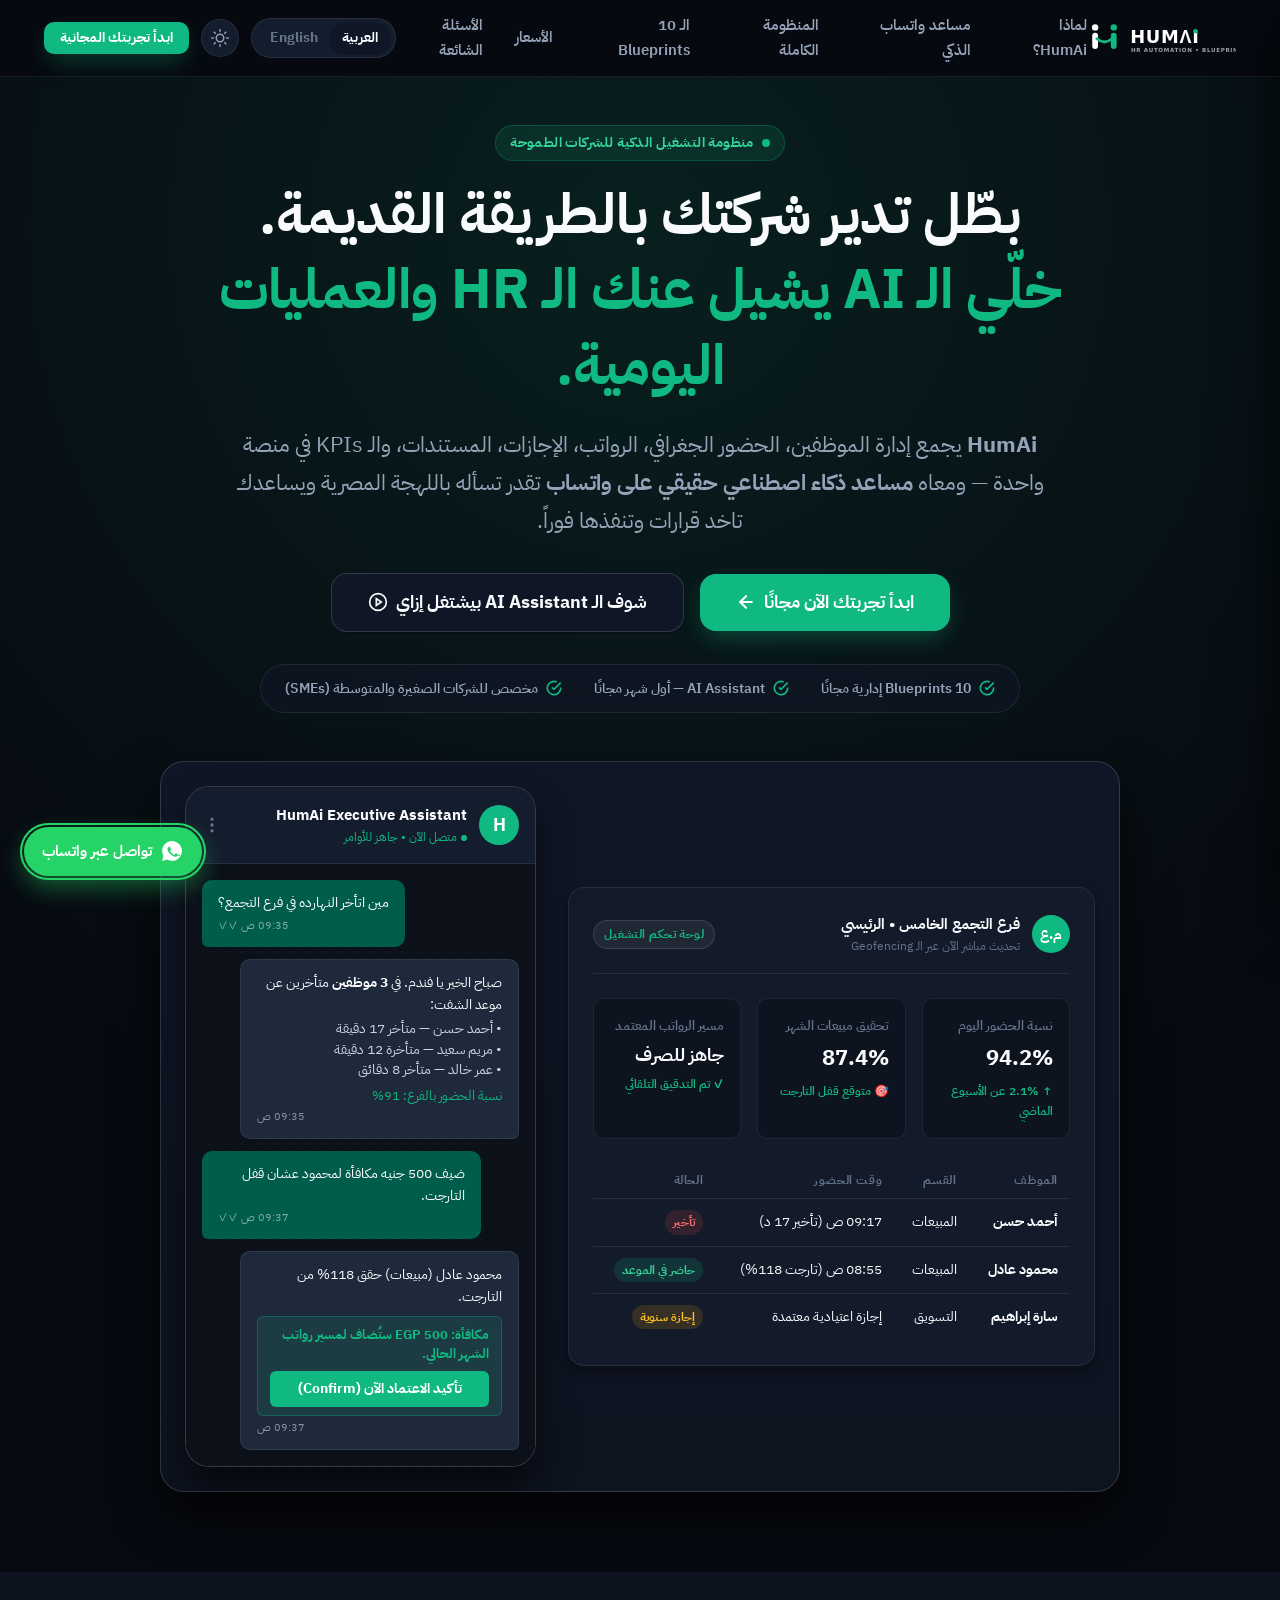
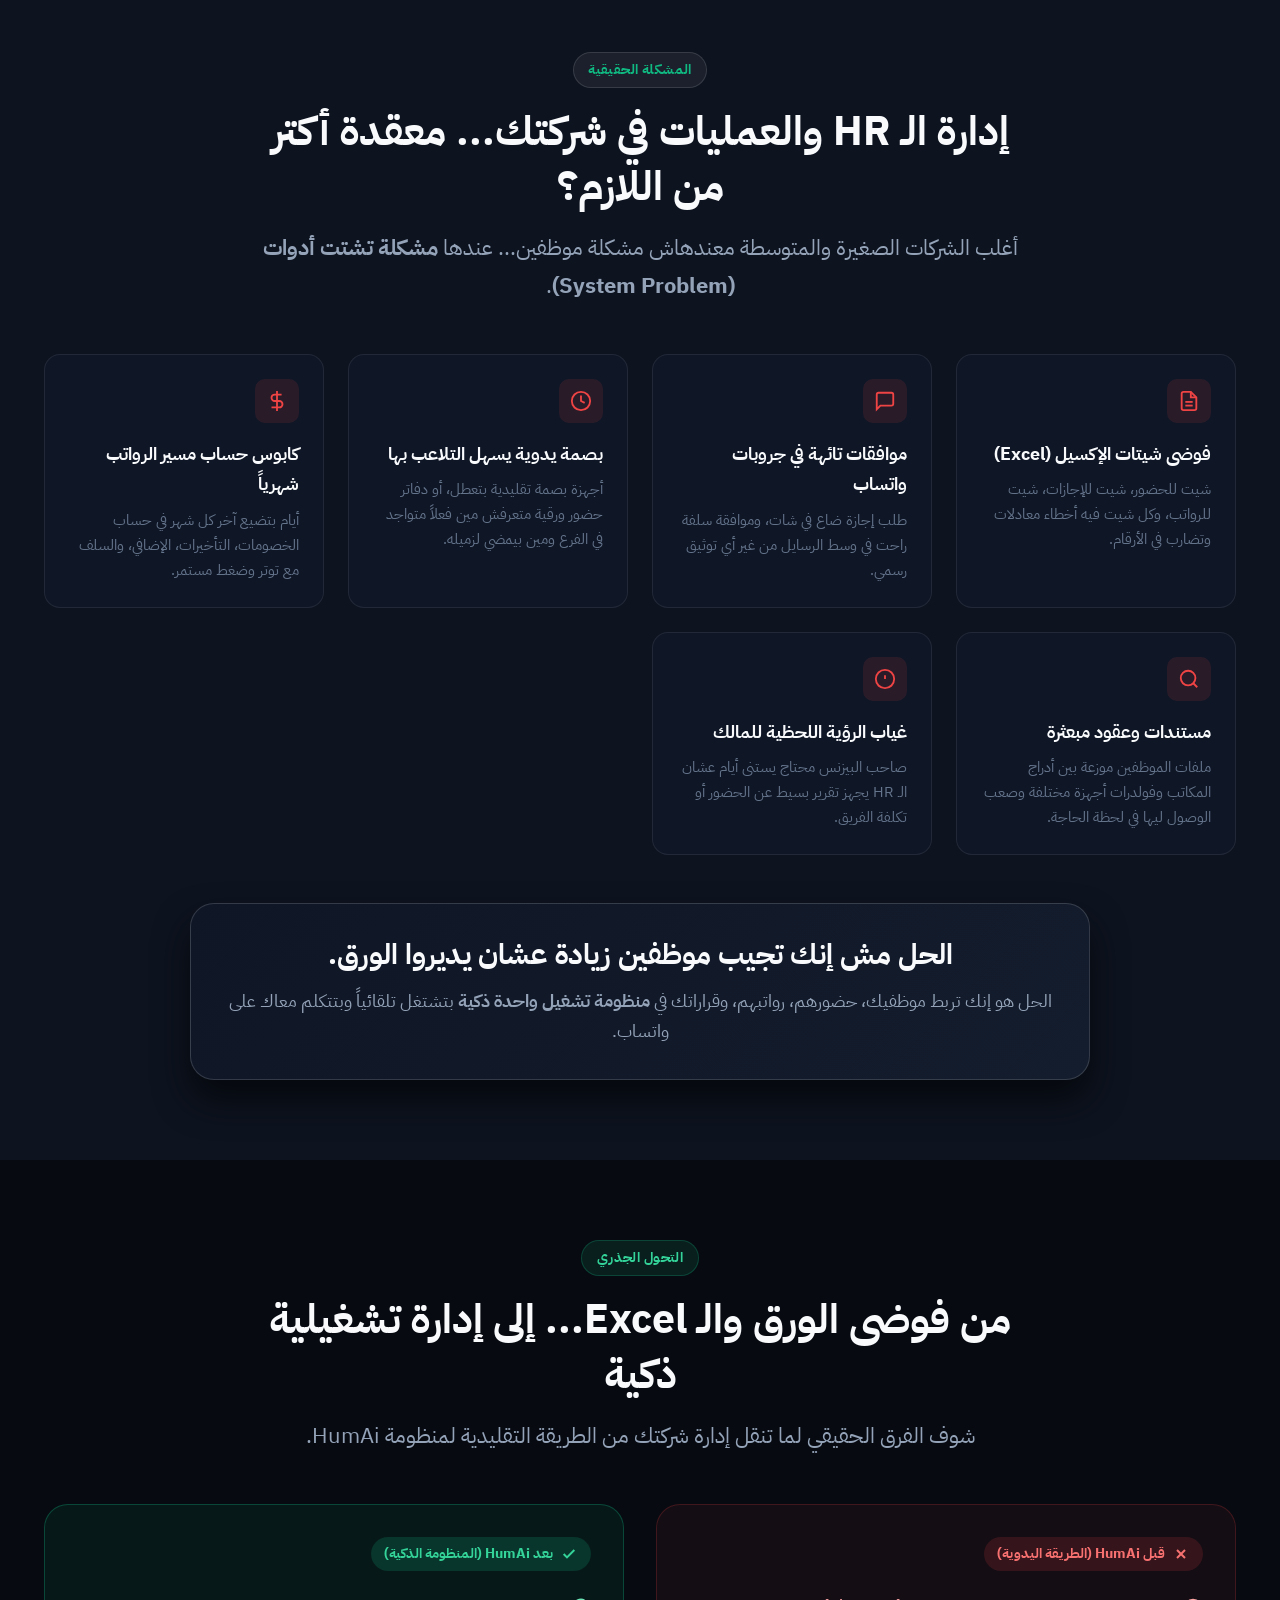
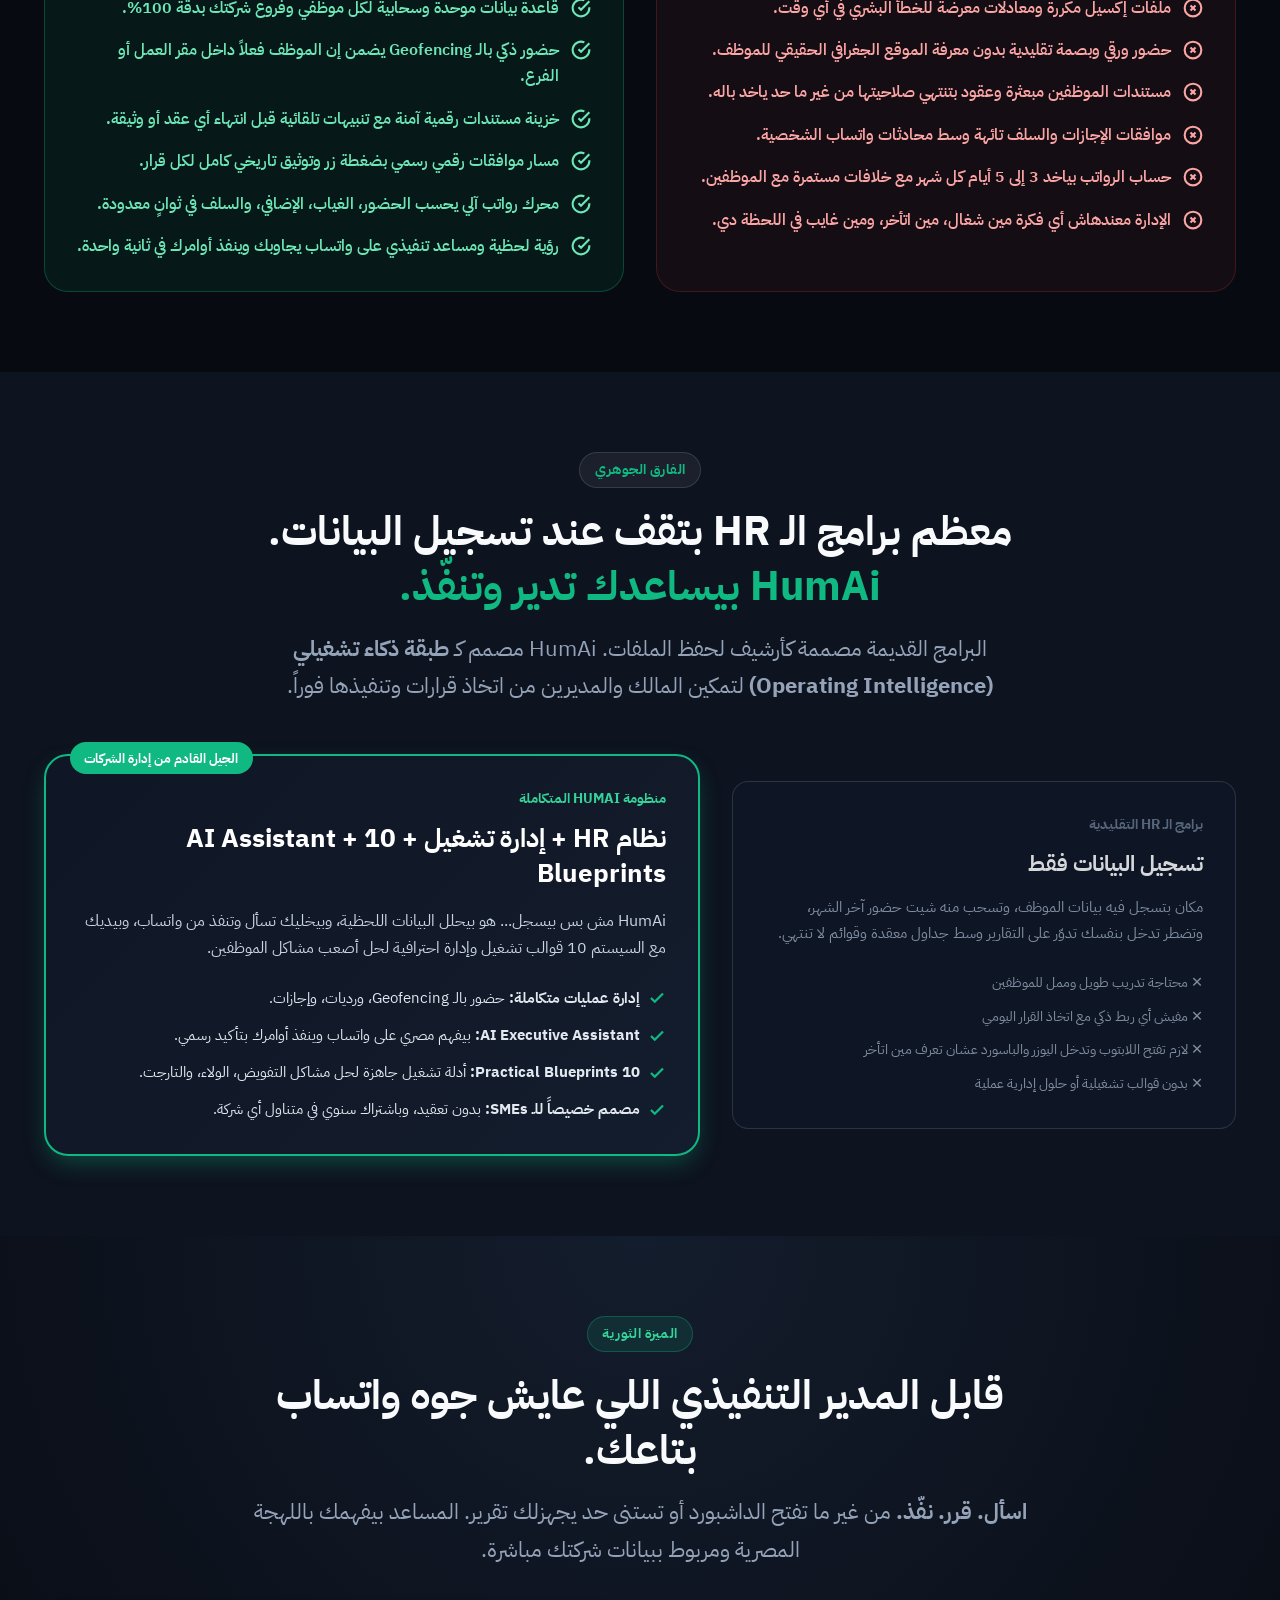
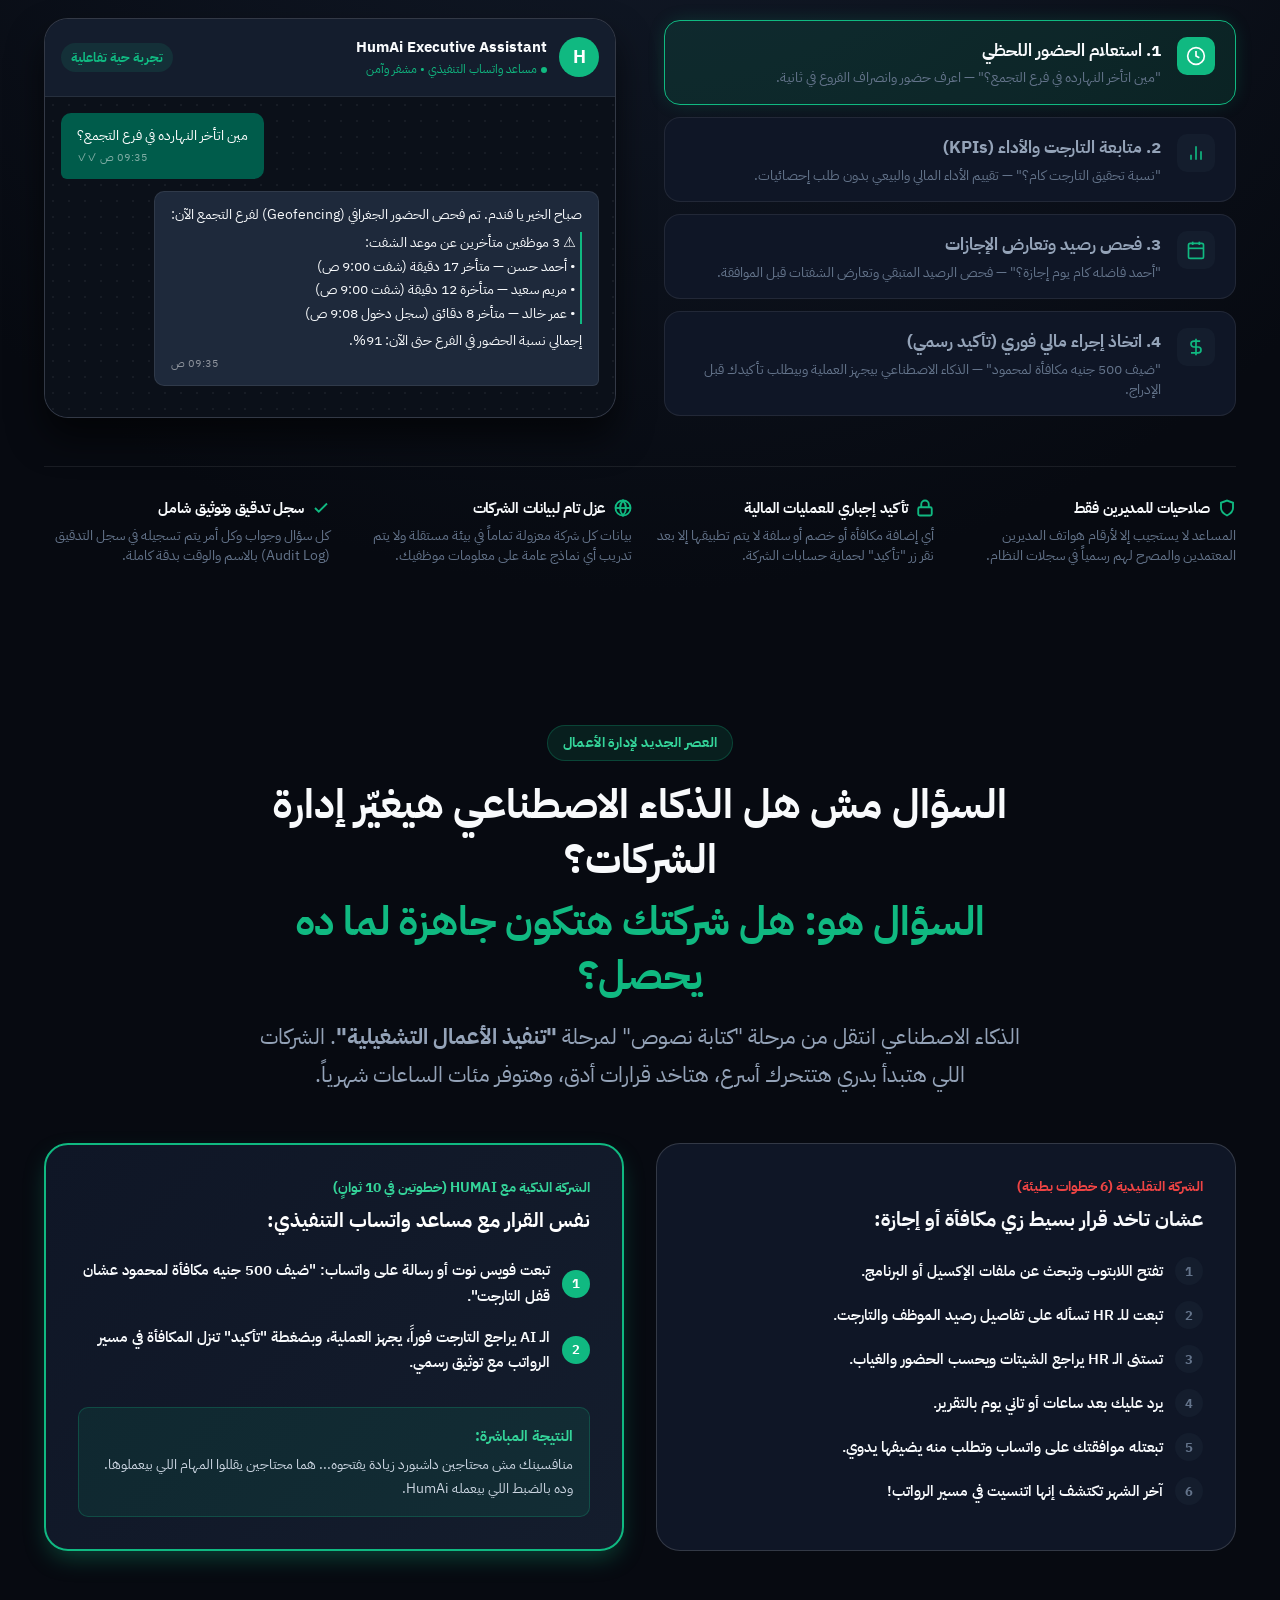
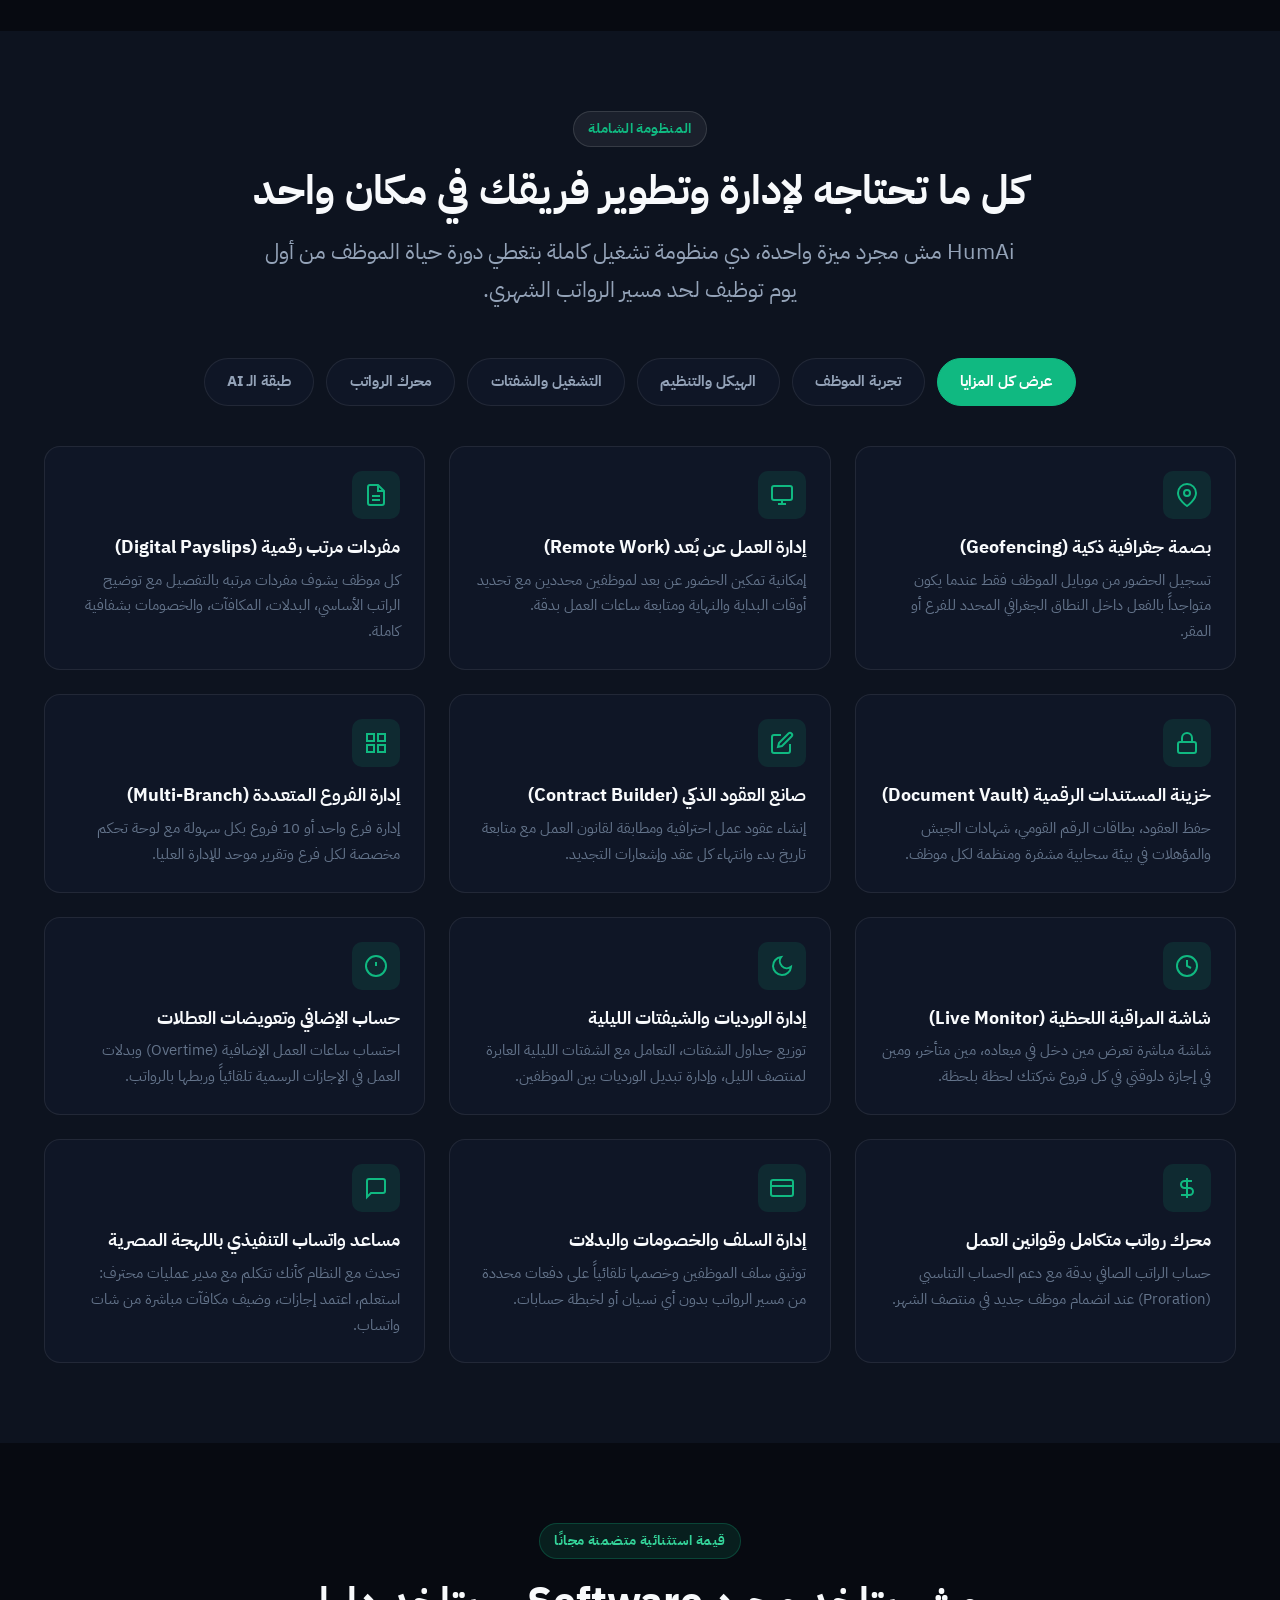
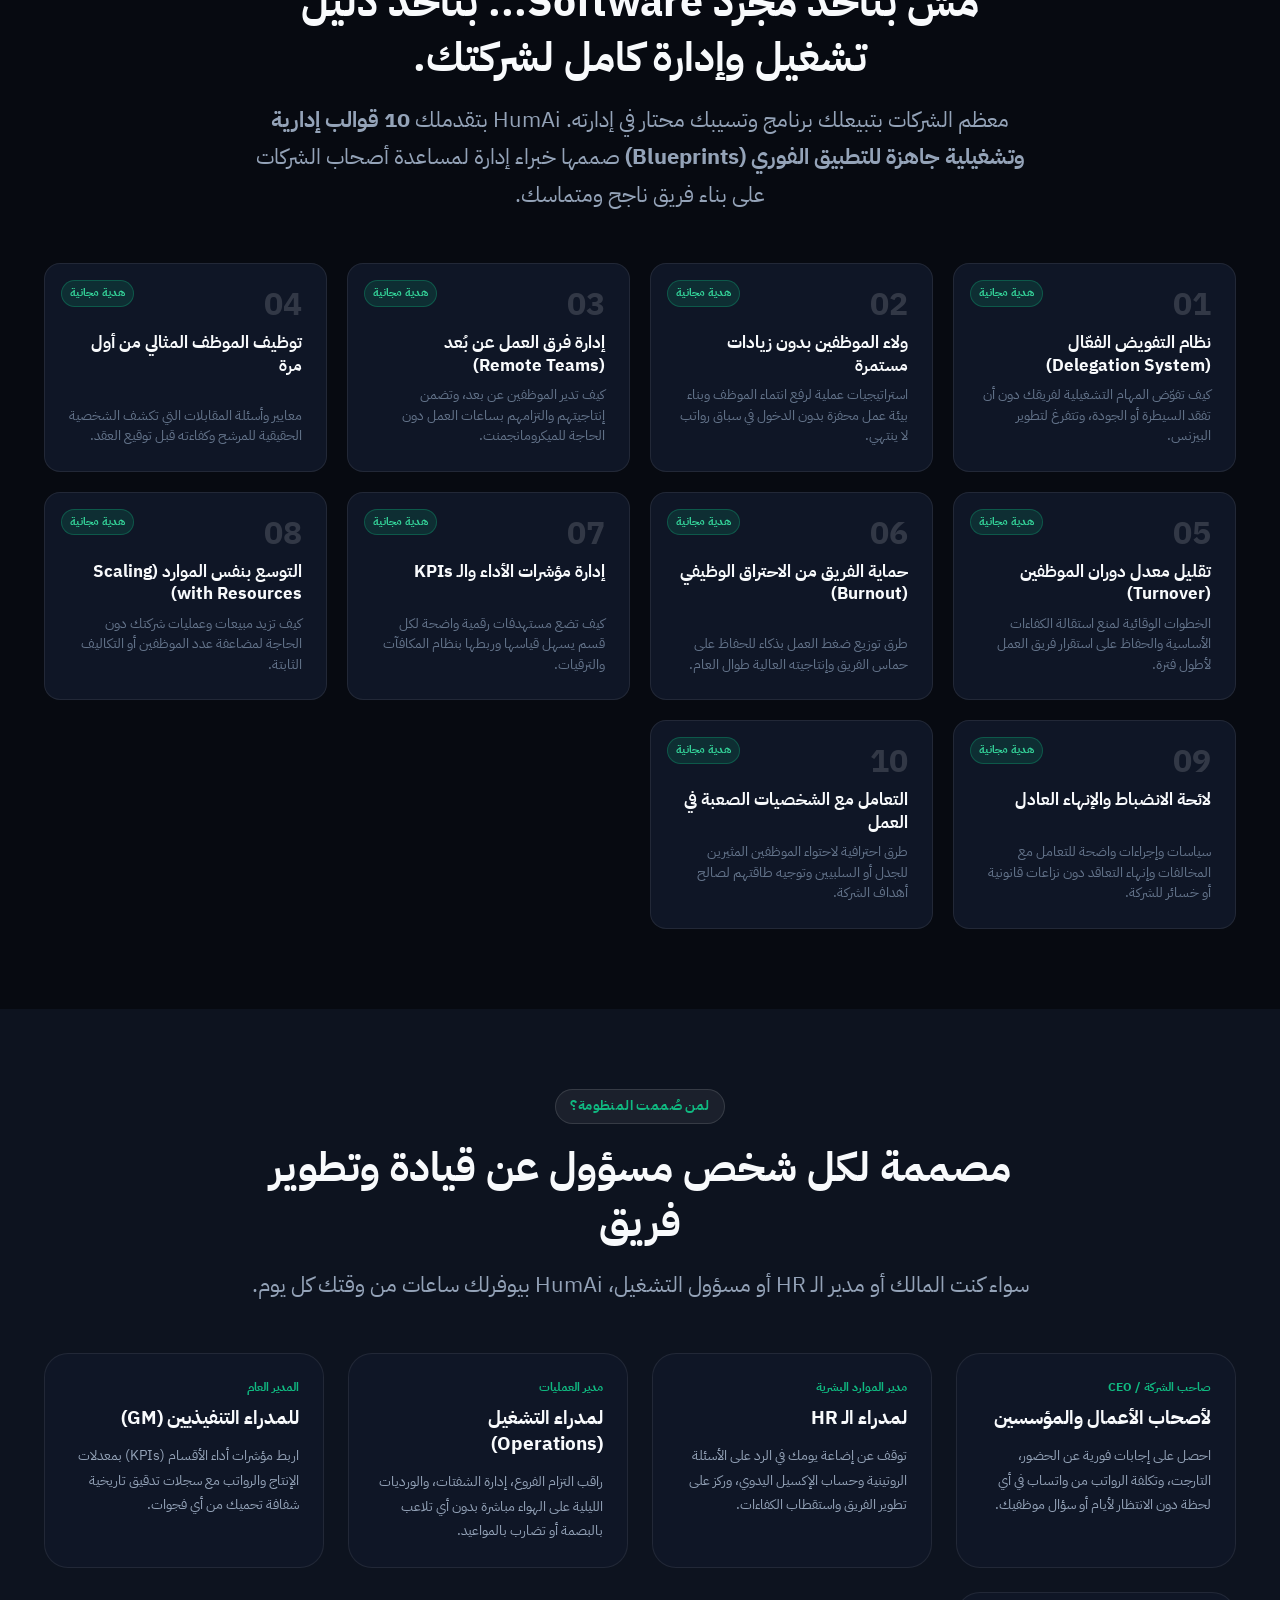
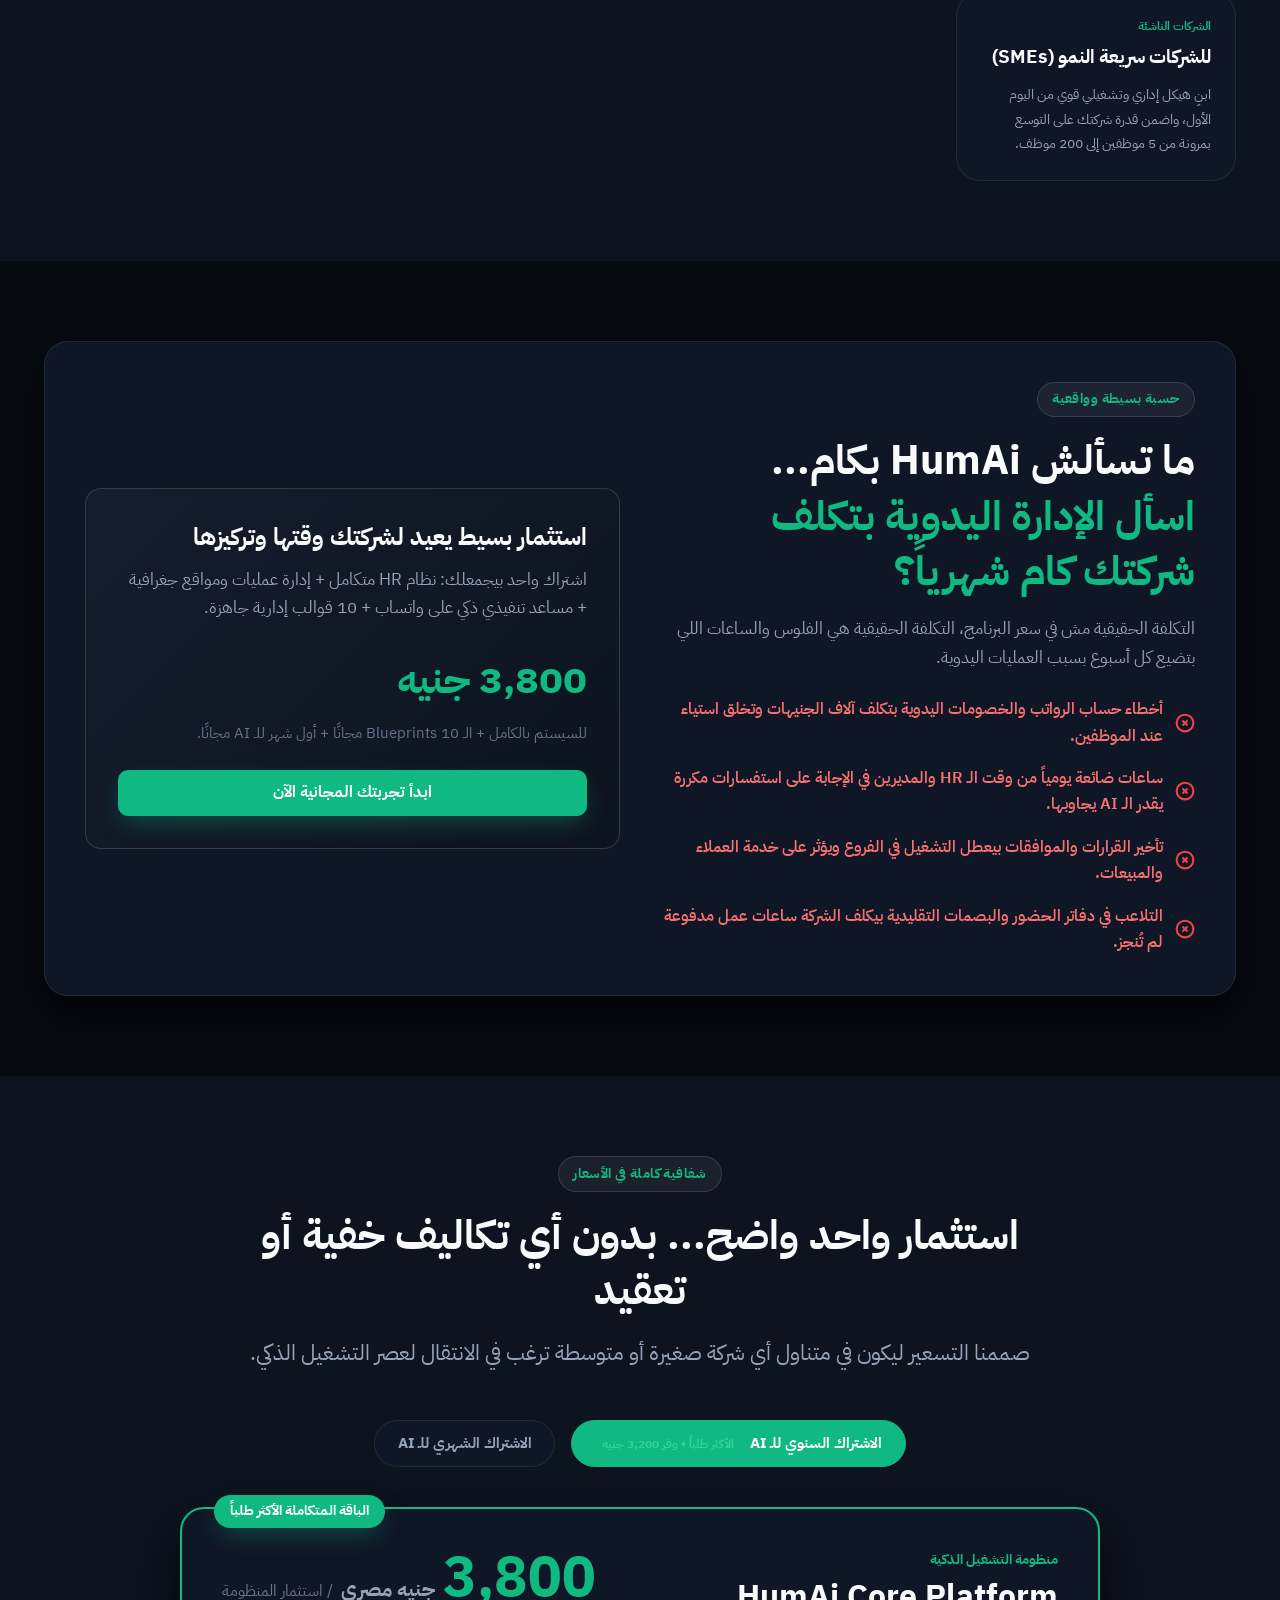
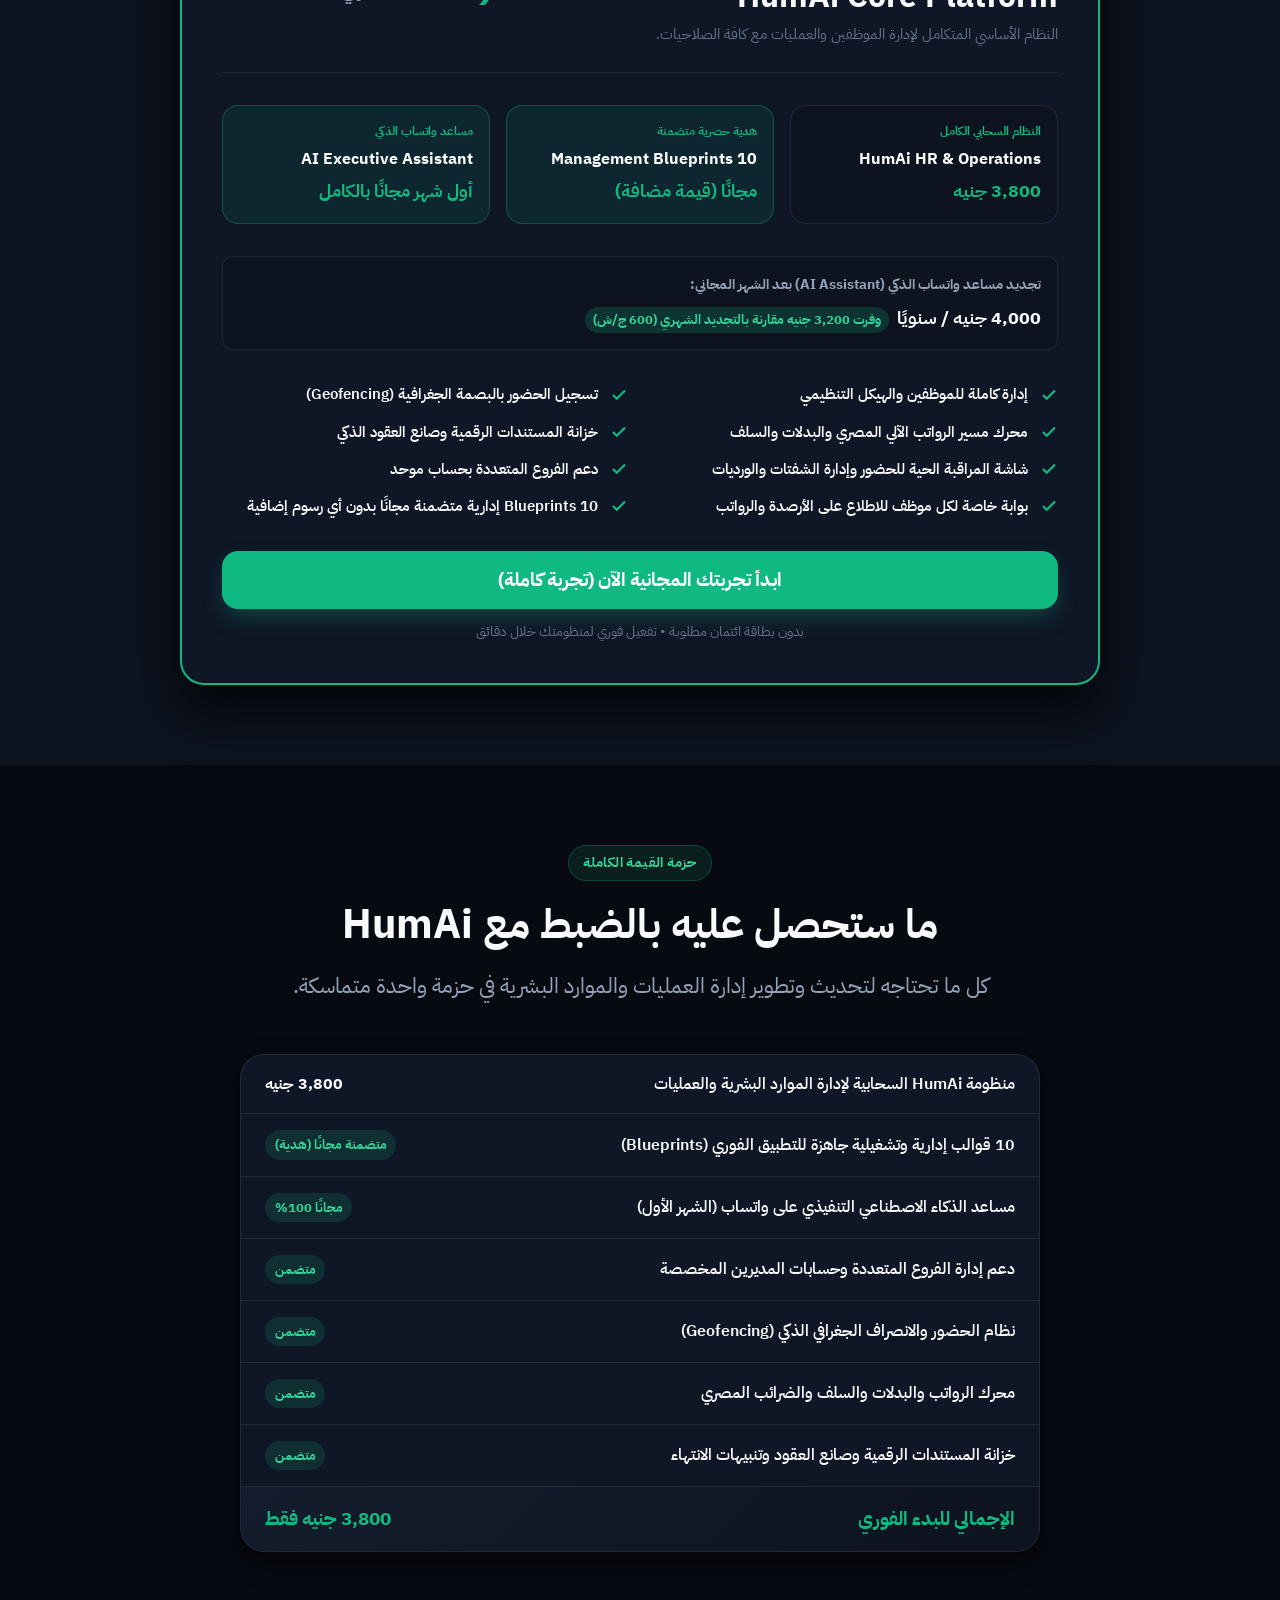
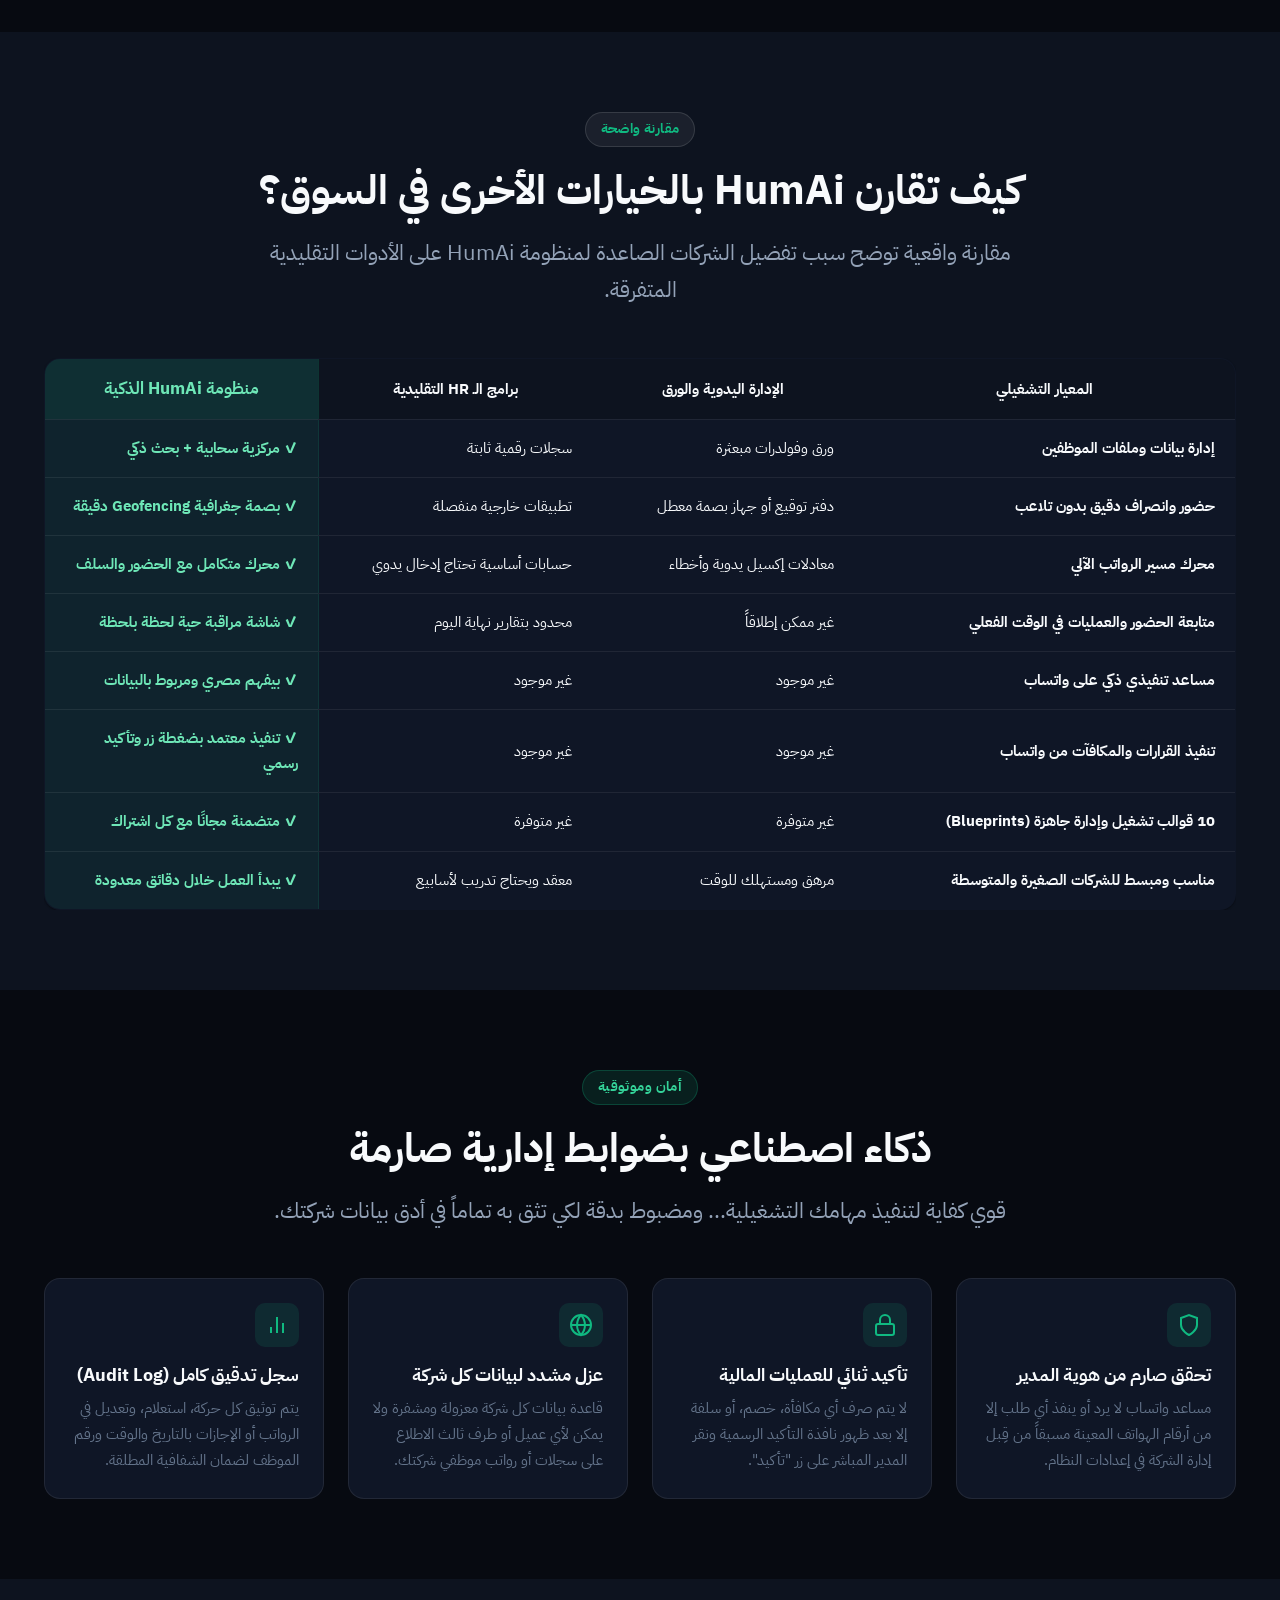
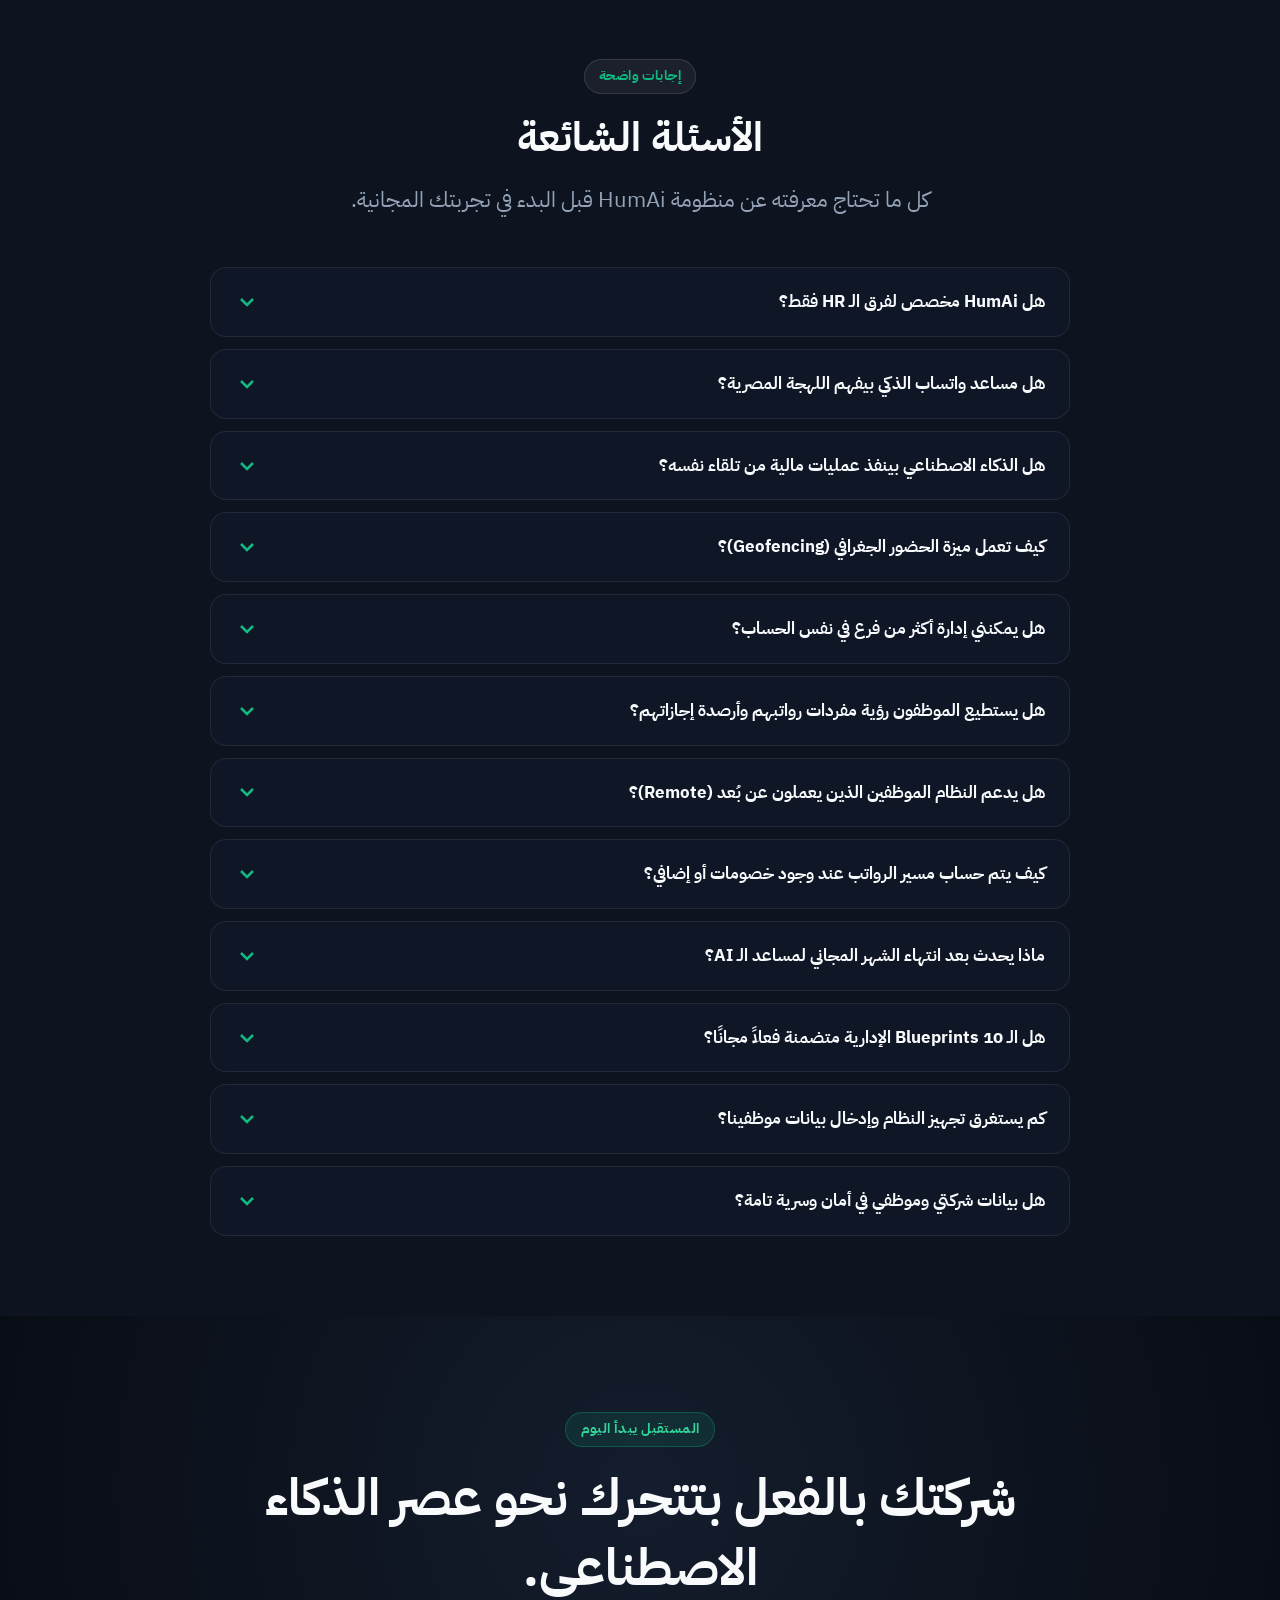
<file: index.html>
<!DOCTYPE html>
<html lang="ar" dir="rtl" data-theme="dark">
<head>
  <meta charset="UTF-8">
  <meta name="viewport" content="width=device-width, initial-scale=1.0">
  <title>HumAi — منظومة الـ HR والتشغيل الذكية للشركات الصغيرة والمتوسطة</title>
  <meta name="description" content="HumAi تجمع إدارة الموظفين، الحضور الجغرافي، الرواتب، والتشغيل مع مساعد ذكاء اصطناعي تنفيذي عبر واتساب و10 قوالب إدارية عملية. ابدأ تجربتك الآن.">
  <meta name="keywords" content="برنامج HR, نظام موارد بشرية, برنامج حضور وانصراف, حساب الرواتب, ذكاء اصطناعي واتساب, شركات صغيرة ومتوسطة مصر, HumAi">
  
  <!-- Open Graph / Meta -->
  <meta property="og:type" content="website">
  <meta property="og:url" content="https://humai.app/">
  <meta property="og:title" content="HumAi — بطّل تدير شركتك بالطريقة القديمة. خلّي الـ AI يشيل عنك الـ HR والعمليات.">
  <meta property="og:description" content="منظومة متكاملة: نظام HR + إدارة عمليات + مساعد تنفيذي ذكي على واتساب + 10 قوالب تشغيلية مجانًا.">
  <meta property="og:image" content="assets/logo/humai-logo.svg">

  <!-- Favicon -->
  <link rel="icon" type="image/svg+xml" href="assets/logo/favicon.svg">
  <link rel="alternate" hreflang="ar" href="index.html">
  <link rel="alternate" hreflang="en" href="en/index.html">

  <!-- Google Fonts: IBM Plex Sans Arabic -->
  <link rel="preconnect" href="https://fonts.googleapis.com">
  <link rel="preconnect" href="https://fonts.gstatic.com" crossorigin>
  <link href="https://fonts.googleapis.com/css2?family=IBM+Plex+Sans+Arabic:wght@400;500;600;700;800&display=swap" rel="stylesheet">

  <!-- Stylesheets -->
  <link rel="stylesheet" href="css/variables.css">
  <link rel="stylesheet" href="css/base.css">
  <link rel="stylesheet" href="css/components.css">
  <link rel="stylesheet" href="css/animations.css">
</head>
<body>

  <!-- ========================================================================
       Navigation Bar
       ======================================================================== -->
  <header class="site-nav">
    <div class="container nav-container">
      <a href="#hero" class="nav-brand" aria-label="HumAi الرئيسية">
        <!-- Dual Logo: Auto-switches based on Dark / Light theme -->
        <img src="assets/logo/humai-logo-white.svg" alt="HumAi Logo" class="nav-logo-img nav-logo-white">
        <img src="assets/logo/humai-logo.svg" alt="HumAi Logo" class="nav-logo-img nav-logo-dark">
      </a>

      <!-- Desktop Navigation Links -->
      <nav class="nav-links" aria-label="روابط التنقل">
        <a href="#problem" class="nav-link">لماذا HumAi؟</a>
        <a href="#ai-assistant" class="nav-link">مساعد واتساب الذكي</a>
        <a href="#features" class="nav-link">المنظومة الكاملة</a>
        <a href="#blueprints" class="nav-link">الـ 10 Blueprints</a>
        <a href="#pricing" class="nav-link">الأسعار</a>
        <a href="#faq" class="nav-link">الأسئلة الشائعة</a>
      </nav>

      <div class="nav-actions">
        <!-- Language Switcher -->
        <div class="lang-switcher" aria-label="تبديل اللغة">
          <span class="lang-btn active">العربية</span>
          <a href="en/index.html" class="lang-btn" title="Switch to English">English</a>
        </div>

        <!-- Dark / Light Mode Toggle Button -->
        <button type="button" class="theme-toggle-btn" aria-label="تبديل المظهر (ليلي / فاتح)" title="تبديل المظهر">
          <svg viewBox="0 0 24 24" fill="none" stroke="currentColor" stroke-width="2" stroke-linecap="round" stroke-linejoin="round">
            <circle cx="12" cy="12" r="5"></circle>
            <line x1="12" y1="1" x2="12" y2="3"></line>
            <line x1="12" y1="21" x2="12" y2="23"></line>
            <line x1="4.22" y1="4.22" x2="5.64" y2="5.64"></line>
            <line x1="18.36" y1="18.36" x2="19.78" y2="19.78"></line>
            <line x1="1" y1="12" x2="3" y2="12"></line>
            <line x1="21" y1="12" x2="23" y2="12"></line>
            <line x1="4.22" y1="19.78" x2="5.64" y2="18.36"></line>
            <line x1="18.36" y1="5.64" x2="19.78" y2="4.22"></line>
          </svg>
        </button>

        <!-- CTA Button (Desktop) -->
        <a href="#pricing" class="btn btn-primary btn-sm" data-analytics-event="click_start_trial" data-analytics-location="nav">
          ابدأ تجربتك المجانية
        </a>

        <!-- Mobile Hamburger Menu Button -->
        <button type="button" class="mobile-menu-toggle" id="mobile-menu-btn" aria-label="فتح القائمة الجانبية">
          <svg width="24" height="24" viewBox="0 0 24 24" fill="none" stroke="currentColor" stroke-width="2.5" stroke-linecap="round" stroke-linejoin="round">
            <line x1="3" y1="12" x2="21" y2="12"></line>
            <line x1="3" y1="6" x2="21" y2="6"></line>
            <line x1="3" y1="18" x2="21" y2="18"></line>
          </svg>
        </button>
      </div>
    </div>
  </header>

  <!-- ========================================================================
       Mobile Sidebar Drawer & Backdrop
       ======================================================================== -->
  <div class="mobile-sidebar-backdrop" id="mobile-sidebar-backdrop"></div>
  
  <aside class="mobile-sidebar-drawer" id="mobile-sidebar-drawer" aria-label="القائمة الجانبية للموبايل">
    <div class="mobile-drawer-header">
      <a href="#hero" class="nav-brand">
        <img src="assets/logo/humai-logo-white.svg" alt="HumAi Logo" class="nav-logo-img nav-logo-white" style="height: 32px;">
        <img src="assets/logo/humai-logo.svg" alt="HumAi Logo" class="nav-logo-img nav-logo-dark" style="height: 32px;">
      </a>
      <button type="button" class="mobile-drawer-close" id="mobile-drawer-close" aria-label="إغلاق القائمة">
        <svg width="20" height="20" viewBox="0 0 24 24" fill="none" stroke="currentColor" stroke-width="2.5" stroke-linecap="round" stroke-linejoin="round">
          <line x1="18" y1="6" x2="6" y2="18"></line>
          <line x1="6" y1="6" x2="18" y2="18"></line>
        </svg>
      </button>
    </div>

    <!-- Mobile Navigation Links -->
    <nav class="mobile-drawer-nav">
      <a href="#problem" class="mobile-drawer-link">
        <svg viewBox="0 0 24 24" fill="none" stroke="currentColor" stroke-width="2"><circle cx="12" cy="12" r="10"></circle><line x1="12" y1="8" x2="12" y2="12"></line><line x1="12" y1="16" x2="12.01" y2="16"></line></svg>
        <span>لماذا HumAi؟</span>
      </a>
      <a href="#ai-assistant" class="mobile-drawer-link">
        <svg viewBox="0 0 24 24" fill="none" stroke="currentColor" stroke-width="2"><path d="M21 15a2 2 0 0 1-2 2H7l-4 4V5a2 2 0 0 1 2-2h14a2 2 0 0 1 2 2z"></path></svg>
        <span>مساعد واتساب الذكي</span>
      </a>
      <a href="#features" class="mobile-drawer-link">
        <svg viewBox="0 0 24 24" fill="none" stroke="currentColor" stroke-width="2"><rect x="3" y="3" width="7" height="7"></rect><rect x="14" y="3" width="7" height="7"></rect><rect x="14" y="14" width="7" height="7"></rect><rect x="3" y="14" width="7" height="7"></rect></svg>
        <span>المنظومة الكاملة</span>
      </a>
      <a href="#blueprints" class="mobile-drawer-link">
        <svg viewBox="0 0 24 24" fill="none" stroke="currentColor" stroke-width="2"><path d="M14 2H6a2 2 0 0 0-2 2v16a2 2 0 0 0 2 2h12a2 2 0 0 0 2-2V8z"></path><polyline points="14 2 14 8 20 8"></polyline><line x1="16" y1="13" x2="8" y2="13"></line><line x1="16" y1="17" x2="8" y2="17"></line></svg>
        <span>الـ 10 Blueprints الإدارية</span>
      </a>
      <a href="#pricing" class="mobile-drawer-link">
        <svg viewBox="0 0 24 24" fill="none" stroke="currentColor" stroke-width="2"><line x1="12" y1="1" x2="12" y2="23"></line><path d="M17 5H9.5a3.5 3.5 0 0 0 0 7h5a3.5 3.5 0 0 1 0 7H6"></path></svg>
        <span>خطط الأسعار</span>
      </a>
      <a href="#faq" class="mobile-drawer-link">
        <svg viewBox="0 0 24 24" fill="none" stroke="currentColor" stroke-width="2"><circle cx="12" cy="12" r="10"></circle><path d="M9.09 9a3 3 0 0 1 5.83 1c0 2-3 3-3 3"></path><line x1="12" y1="17" x2="12.01" y2="17"></line></svg>
        <span>الأسئلة الشائعة</span>
      </a>
    </nav>

    <!-- Drawer Footer Actions -->
    <div class="mobile-drawer-footer">
      <div class="mobile-drawer-toggles">
        <!-- Mobile Language Selector -->
        <div class="lang-switcher">
          <span class="lang-btn active">العربية</span>
          <a href="en/index.html" class="lang-btn">English</a>
        </div>

        <!-- Mobile Dark/Light Theme Button -->
        <button type="button" class="theme-toggle-btn" aria-label="تبديل المظهر">
          <svg viewBox="0 0 24 24" fill="none" stroke="currentColor" stroke-width="2">
            <circle cx="12" cy="12" r="5"></circle>
            <line x1="12" y1="1" x2="12" y2="3"></line>
            <line x1="12" y1="21" x2="12" y2="23"></line>
          </svg>
        </button>
      </div>

      <a href="#pricing" class="btn btn-primary" style="width: 100%;" data-analytics-event="click_start_trial" data-analytics-location="mobile_drawer">
        ابدأ تجربتك المجانية
      </a>

      <a href="https://wa.me/201099887766?text=%D9%85%D8%B1%D8%AD%D8%A8%D8%A7%D9%8B%D8%8C%20%D8%A3%D8%B1%D9%8A%D8%AF%20%D8%A7%D9%84%D8%AA%D8%AD%D8%AF%D8%AB%20%D9%85%D8%B9%20%D9%81%D8%B1%D9%8A%D9%82%20HumAi" target="_blank" rel="noopener noreferrer" class="btn btn-whatsapp" style="width: 100%;" data-analytics-event="click_whatsapp" data-analytics-location="mobile_drawer">
        <svg width="18" height="18" viewBox="0 0 24 24" fill="currentColor"><path d="M12.04 2c-5.46 0-9.91 4.45-9.91 9.91 0 1.75.46 3.45 1.32 4.95L2.05 22l5.25-1.38c1.45.79 3.08 1.21 4.74 1.21 5.46 0 9.91-4.45 9.91-9.91 0-2.65-1.03-5.14-2.9-7.01A9.816 9.816 0 0 0 12.04 2z"/></svg>
        محادثة واتساب مباشرة
      </a>
    </div>
  </aside>

  <!-- ========================================================================
       SECTION 1 — HERO
       ======================================================================== -->
  <section id="hero" class="hero-section">
    <div class="container">
      <div class="hero-content">
        <div class="eyebrow">
          <span class="live-indicator-dot"></span>
          منظومة التشغيل الذكية للشركات الطموحة
        </div>

        <h1 class="hero-title">
          بطّل تدير شركتك بالطريقة القديمة.<br>
          <span class="title-accent">خلّي الـ AI يشيل عنك الـ HR والعمليات اليومية.</span>
        </h1>

        <p class="text-lead hero-desc">
          <strong>HumAi</strong> يجمع إدارة الموظفين، الحضور الجغرافي، الرواتب، الإجازات، المستندات، والـ KPIs في منصة واحدة — ومعاه <strong>مساعد ذكاء اصطناعي حقيقي على واتساب</strong> تقدر تسأله باللهجة المصرية ويساعدك تاخد قرارات وتنفذها فوراً.
        </p>

        <div class="hero-ctas">
          <a href="#pricing" class="btn btn-primary btn-lg" data-analytics-event="click_start_trial" data-analytics-location="hero">
            ابدأ تجربتك الآن مجانًا
            <svg width="20" height="20" viewBox="0 0 24 24" fill="none" stroke="currentColor" stroke-width="2.5" stroke-linecap="round" stroke-linejoin="round"><line x1="19" y1="12" x2="5" y2="12"></line><polyline points="12 19 5 12 12 5"></polyline></svg>
          </a>
          <a href="#ai-assistant" class="btn btn-secondary btn-lg" data-analytics-event="click_demo" data-analytics-location="hero">
            شوف الـ AI Assistant بيشتغل إزاي
            <svg width="20" height="20" viewBox="0 0 24 24" fill="none" stroke="currentColor" stroke-width="2"><circle cx="12" cy="12" r="10"></circle><polygon points="10 8 16 12 10 16 10 8"></polygon></svg>
          </a>
        </div>

        <!-- Trust Offer Strip -->
        <div class="trust-strip">
          <div class="trust-item">
            <svg viewBox="0 0 24 24" fill="none" stroke="currentColor" stroke-width="2.5"><path d="M22 11.08V12a10 10 0 1 1-5.93-9.14"></path><polyline points="22 4 12 14.01 9 11.01"></polyline></svg>
            <span>10 Blueprints إدارية مجانًا</span>
          </div>
          <div class="trust-item">
            <svg viewBox="0 0 24 24" fill="none" stroke="currentColor" stroke-width="2.5"><path d="M22 11.08V12a10 10 0 1 1-5.93-9.14"></path><polyline points="22 4 12 14.01 9 11.01"></polyline></svg>
            <span>AI Assistant — أول شهر مجانًا</span>
          </div>
          <div class="trust-item">
            <svg viewBox="0 0 24 24" fill="none" stroke="currentColor" stroke-width="2.5"><path d="M22 11.08V12a10 10 0 1 1-5.93-9.14"></path><polyline points="22 4 12 14.01 9 11.01"></polyline></svg>
            <span>مخصص للشركات الصغيرة والمتوسطة (SMEs)</span>
          </div>
        </div>

        <!-- Hero Visual: Split Composition (System on Left, WhatsApp on Right) -->
        <div class="hero-visual-wrapper">
          <div class="hero-composition">
            <!-- Left: Dashboard Interface Mockup -->
            <div class="dashboard-mockup">
              <div class="mockup-header">
                <div class="mockup-user">
                  <div class="mockup-avatar">م.ع</div>
                  <div>
                    <div style="font-weight: 800; font-size: 0.95rem; color: var(--text-primary);">فرع التجمع الخامس • الرئيسي</div>
                    <div style="font-size: 0.75rem; color: var(--text-muted);">تحديث مباشر الآن عبر الـ Geofencing</div>
                  </div>
                </div>
                <div class="eyebrow eyebrow-navy" style="margin: 0; padding: 0.2rem 0.6rem; font-size: 0.75rem;">
                  لوحة تحكم التشغيل
                </div>
              </div>

              <!-- Stats Grid -->
              <div class="mockup-stats-grid">
                <div class="stat-card">
                  <div class="stat-label">نسبة الحضور اليوم</div>
                  <div class="stat-value">94.2%</div>
                  <div class="stat-change">↑ 2.1% عن الأسبوع الماضي</div>
                </div>
                <div class="stat-card">
                  <div class="stat-label">تحقيق مبيعات الشهر</div>
                  <div class="stat-value">87.4%</div>
                  <div class="stat-change">🎯 متوقع قفل التارجت</div>
                </div>
                <div class="stat-card">
                  <div class="stat-label">مسير الرواتب المعتمد</div>
                  <div class="stat-value" style="font-size: 1.15rem;">جاهز للصرف</div>
                  <div class="stat-change" style="color: var(--brand-emerald);">✓ تم التدقيق التلقائي</div>
                </div>
              </div>

              <!-- Employee Activity Feed -->
              <table class="mockup-table">
                <thead>
                  <tr>
                    <th>الموظف</th>
                    <th>القسم</th>
                    <th>وقت الحضور</th>
                    <th>الحالة</th>
                  </tr>
                </thead>
                <tbody>
                  <tr>
                    <td style="font-weight: 700;">أحمد حسن</td>
                    <td>المبيعات</td>
                    <td>09:17 ص (تأخير 17 د)</td>
                    <td><span class="badge-status late">تأخير</span></td>
                  </tr>
                  <tr>
                    <td style="font-weight: 700;">محمود عادل</td>
                    <td>المبيعات</td>
                    <td>08:55 ص (تارجت 118%)</td>
                    <td><span class="badge-status on-time">حاضر في الموعد</span></td>
                  </tr>
                  <tr>
                    <td style="font-weight: 700;">سارة إبراهيم</td>
                    <td>التسويق</td>
                    <td>إجازة اعتيادية معتمدة</td>
                    <td><span class="badge-status on-leave">إجازة سنوية</span></td>
                  </tr>
                </tbody>
              </table>
            </div>

            <!-- Right: WhatsApp AI Assistant Active Card -->
            <div class="whatsapp-preview-card">
              <div class="wa-header">
                <div class="wa-profile">
                  <div class="wa-avatar">H</div>
                  <div>
                    <div class="wa-name">HumAi Executive Assistant</div>
                    <div class="wa-status">متصل الآن • جاهز للأوامر</div>
                  </div>
                </div>
                <svg width="20" height="20" viewBox="0 0 24 24" fill="none" stroke="currentColor" stroke-width="2" style="color: var(--text-muted);"><circle cx="12" cy="12" r="1"></circle><circle cx="12" cy="5" r="1"></circle><circle cx="12" cy="19" r="1"></circle></svg>
              </div>

              <div class="wa-body">
                <div class="wa-msg wa-msg-user">
                  مين اتأخر النهارده في فرع التجمع؟
                  <div class="wa-msg-time">09:35 ص ✓✓</div>
                </div>

                <div class="wa-msg wa-msg-bot">
                  <div>صباح الخير يا فندم. في <strong>3 موظفين</strong> متأخرين عن موعد الشفت:</div>
                  <div style="margin-top: 4px; font-size: 0.85rem; color: #CBD5E1;">
                    • أحمد حسن — متأخر 17 دقيقة<br>
                    • مريم سعيد — متأخرة 12 دقيقة<br>
                    • عمر خالد — متأخر 8 دقائق
                  </div>
                  <div style="margin-top: 6px; font-size: 0.8rem; color: var(--brand-emerald);">نسبة الحضور بالفرع: 91%</div>
                  <div class="wa-msg-time">09:35 ص</div>
                </div>

                <div class="wa-msg wa-msg-user">
                  ضيف 500 جنيه مكافأة لمحمود عشان قفل التارجت.
                  <div class="wa-msg-time">09:37 ص ✓✓</div>
                </div>

                <div class="wa-msg wa-msg-bot">
                  <div>محمود عادل (مبيعات) حقق 118% من التارجت.</div>
                  <div class="wa-action-box">
                    <div style="font-size: 0.8rem; color: var(--brand-emerald); font-weight: 700;">
                      مكافأة: 500 EGP ستُضاف لمسير رواتب الشهر الحالي.
                    </div>
                    <button class="wa-action-btn" onclick="alert('تم اعتماد المكافأة بنجاح وسيتم إدراجها في مسير الرواتب تلقائيًا.')">
                      تأكيد الاعتماد الآن (Confirm)
                    </button>
                  </div>
                  <div class="wa-msg-time">09:37 ص</div>
                </div>
              </div>
            </div>
          </div>
        </div>

      </div>
    </div>
  </section>

  <!-- ========================================================================
       SECTION 2 — THE PROBLEM (Systemic Chaos)
       ======================================================================== -->
  <section id="problem" class="section section-muted">
    <div class="container">
      <div class="section-header">
        <div class="eyebrow eyebrow-navy">المشكلة الحقيقية</div>
        <h2>إدارة الـ HR والعمليات في شركتك... معقدة أكتر من اللازم؟</h2>
        <p class="text-lead">
          أغلب الشركات الصغيرة والمتوسطة معندهاش مشكلة موظفين... عندها <strong>مشكلة تشتت أدوات (System Problem)</strong>.
        </p>
      </div>

      <div class="problem-grid">
        <div class="problem-card">
          <div class="problem-icon">
            <svg width="22" height="22" viewBox="0 0 24 24" fill="none" stroke="currentColor" stroke-width="2"><path d="M14 2H6a2 2 0 0 0-2 2v16a2 2 0 0 0 2 2h12a2 2 0 0 0 2-2V8z"></path><polyline points="14 2 14 8 20 8"></polyline><line x1="16" y1="13" x2="8" y2="13"></line><line x1="16" y1="17" x2="8" y2="17"></line></svg>
          </div>
          <div class="problem-title">فوضى شيتات الإكسيل (Excel)</div>
          <div class="problem-desc">شيت للحضور، شيت للإجازات، شيت للرواتب، وكل شيت فيه أخطاء معادلات وتضارب في الأرقام.</div>
        </div>

        <div class="problem-card">
          <div class="problem-icon">
            <svg width="22" height="22" viewBox="0 0 24 24" fill="none" stroke="currentColor" stroke-width="2"><path d="M21 15a2 2 0 0 1-2 2H7l-4 4V5a2 2 0 0 1 2-2h14a2 2 0 0 1 2 2z"></path></svg>
          </div>
          <div class="problem-title">موافقات تائهة في جروبات واتساب</div>
          <div class="problem-desc">طلب إجازة ضاع في شات، وموافقة سلفة راحت في وسط الرسايل من غير أي توثيق رسمي.</div>
        </div>

        <div class="problem-card">
          <div class="problem-icon">
            <svg width="22" height="22" viewBox="0 0 24 24" fill="none" stroke="currentColor" stroke-width="2"><circle cx="12" cy="12" r="10"></circle><polyline points="12 6 12 12 16 14"></polyline></svg>
          </div>
          <div class="problem-title">بصمة يدوية يسهل التلاعب بها</div>
          <div class="problem-desc">أجهزة بصمة تقليدية بتعطل، أو دفاتر حضور ورقية متعرفش مين فعلاً متواجد في الفرع ومين بيمضي لزميله.</div>
        </div>

        <div class="problem-card">
          <div class="problem-icon">
            <svg width="22" height="22" viewBox="0 0 24 24" fill="none" stroke="currentColor" stroke-width="2"><line x1="12" y1="1" x2="12" y2="23"></line><path d="M17 5H9.5a3.5 3.5 0 0 0 0 7h5a3.5 3.5 0 0 1 0 7H6"></path></svg>
          </div>
          <div class="problem-title">كابوس حساب مسير الرواتب شهرياً</div>
          <div class="problem-desc">أيام بتضيع آخر كل شهر في حساب الخصومات، التأخيرات، الإضافي، والسلف مع توتر وضغط مستمر.</div>
        </div>

        <div class="problem-card">
          <div class="problem-icon">
            <svg width="22" height="22" viewBox="0 0 24 24" fill="none" stroke="currentColor" stroke-width="2"><circle cx="11" cy="11" r="8"></circle><line x1="21" y1="21" x2="16.65" y2="16.65"></line></svg>
          </div>
          <div class="problem-title">مستندات وعقود مبعثرة</div>
          <div class="problem-desc">ملفات الموظفين موزعة بين أدراج المكاتب وفولدرات أجهزة مختلفة وصعب الوصول ليها في لحظة الحاجة.</div>
        </div>

        <div class="problem-card">
          <div class="problem-icon">
            <svg width="22" height="22" viewBox="0 0 24 24" fill="none" stroke="currentColor" stroke-width="2"><circle cx="12" cy="12" r="10"></circle><line x1="12" y1="8" x2="12" y2="12"></line><line x1="12" y1="16" x2="12.01" y2="16"></line></svg>
          </div>
          <div class="problem-title">غياب الرؤية اللحظية للمالك</div>
          <div class="problem-desc">صاحب البيزنس محتاج يستنى أيام عشان الـ HR يجهز تقرير بسيط عن الحضور أو تكلفة الفريق.</div>
        </div>
      </div>

      <div class="transition-callout">
        <h3>الحل مش إنك تجيب موظفين زيادة عشان يديروا الورق.</h3>
        <p>الحل هو إنك تربط موظفيك، حضورهم، رواتبهم، وقراراتك في <strong>منظومة تشغيل واحدة ذكية</strong> بتشتغل تلقائياً وبتتكلم معاك على واتساب.</p>
      </div>
    </div>
  </section>

  <!-- ========================================================================
       SECTION 3 — VALUE TRANSFORMATION (Before -> After)
       ======================================================================== -->
  <section class="section">
    <div class="container">
      <div class="section-header">
        <div class="eyebrow">التحول الجذري</div>
        <h2>من فوضى الورق والـ Excel... إلى إدارة تشغيلية ذكية</h2>
        <p class="text-lead">شوف الفرق الحقيقي لما تنقل إدارة شركتك من الطريقة التقليدية لمنظومة HumAi.</p>
      </div>

      <div class="transformation-grid">
        <!-- Before -->
        <div class="transform-col transform-before">
          <div class="transform-badge">
            <svg width="16" height="16" viewBox="0 0 24 24" fill="none" stroke="currentColor" stroke-width="3"><line x1="18" y1="6" x2="6" y2="18"></line><line x1="6" y1="6" x2="18" y2="18"></line></svg>
            قبل HumAi (الطريقة اليدوية)
          </div>
          <div class="transform-list">
            <div class="transform-item">
              <svg class="transform-icon" viewBox="0 0 24 24" fill="none" stroke="currentColor" stroke-width="2.5"><circle cx="12" cy="12" r="10"></circle><line x1="15" y1="9" x2="9" y2="15"></line><line x1="9" y1="9" x2="15" y2="15"></line></svg>
              <span>ملفات إكسيل مكررة ومعادلات معرضة للخطأ البشري في أي وقت.</span>
            </div>
            <div class="transform-item">
              <svg class="transform-icon" viewBox="0 0 24 24" fill="none" stroke="currentColor" stroke-width="2.5"><circle cx="12" cy="12" r="10"></circle><line x1="15" y1="9" x2="9" y2="15"></line><line x1="9" y1="9" x2="15" y2="15"></line></svg>
              <span>حضور ورقي وبصمة تقليدية بدون معرفة الموقع الجغرافي الحقيقي للموظف.</span>
            </div>
            <div class="transform-item">
              <svg class="transform-icon" viewBox="0 0 24 24" fill="none" stroke="currentColor" stroke-width="2.5"><circle cx="12" cy="12" r="10"></circle><line x1="15" y1="9" x2="9" y2="15"></line><line x1="9" y1="9" x2="15" y2="15"></line></svg>
              <span>مستندات الموظفين مبعثرة وعقود بتنتهي صلاحيتها من غير ما حد ياخد باله.</span>
            </div>
            <div class="transform-item">
              <svg class="transform-icon" viewBox="0 0 24 24" fill="none" stroke="currentColor" stroke-width="2.5"><circle cx="12" cy="12" r="10"></circle><line x1="15" y1="9" x2="9" y2="15"></line><line x1="9" y1="9" x2="15" y2="15"></line></svg>
              <span>موافقات الإجازات والسلف تائهة وسط محادثات واتساب الشخصية.</span>
            </div>
            <div class="transform-item">
              <svg class="transform-icon" viewBox="0 0 24 24" fill="none" stroke="currentColor" stroke-width="2.5"><circle cx="12" cy="12" r="10"></circle><line x1="15" y1="9" x2="9" y2="15"></line><line x1="9" y1="9" x2="15" y2="15"></line></svg>
              <span>حساب الرواتب بياخد 3 إلى 5 أيام كل شهر مع خلافات مستمرة مع الموظفين.</span>
            </div>
            <div class="transform-item">
              <svg class="transform-icon" viewBox="0 0 24 24" fill="none" stroke="currentColor" stroke-width="2.5"><circle cx="12" cy="12" r="10"></circle><line x1="15" y1="9" x2="9" y2="15"></line><line x1="9" y1="9" x2="15" y2="15"></line></svg>
              <span>الإدارة معندهاش أي فكرة مين شغال، مين اتأخر، ومين غايب في اللحظة دي.</span>
            </div>
          </div>
        </div>

        <!-- After -->
        <div class="transform-col transform-after">
          <div class="transform-badge">
            <svg width="16" height="16" viewBox="0 0 24 24" fill="none" stroke="currentColor" stroke-width="3"><polyline points="20 6 9 17 4 12"></polyline></svg>
            بعد HumAi (المنظومة الذكية)
          </div>
          <div class="transform-list">
            <div class="transform-item">
              <svg class="transform-icon" viewBox="0 0 24 24" fill="none" stroke="currentColor" stroke-width="2.5"><path d="M22 11.08V12a10 10 0 1 1-5.93-9.14"></path><polyline points="22 4 12 14.01 9 11.01"></polyline></svg>
              <span>قاعدة بيانات موحدة وسحابية لكل موظفي وفروع شركتك بدقة 100%.</span>
            </div>
            <div class="transform-item">
              <svg class="transform-icon" viewBox="0 0 24 24" fill="none" stroke="currentColor" stroke-width="2.5"><path d="M22 11.08V12a10 10 0 1 1-5.93-9.14"></path><polyline points="22 4 12 14.01 9 11.01"></polyline></svg>
              <span>حضور ذكي بالـ Geofencing يضمن إن الموظف فعلاً داخل مقر العمل أو الفرع.</span>
            </div>
            <div class="transform-item">
              <svg class="transform-icon" viewBox="0 0 24 24" fill="none" stroke="currentColor" stroke-width="2.5"><path d="M22 11.08V12a10 10 0 1 1-5.93-9.14"></path><polyline points="22 4 12 14.01 9 11.01"></polyline></svg>
              <span>خزينة مستندات رقمية آمنة مع تنبيهات تلقائية قبل انتهاء أي عقد أو وثيقة.</span>
            </div>
            <div class="transform-item">
              <svg class="transform-icon" viewBox="0 0 24 24" fill="none" stroke="currentColor" stroke-width="2.5"><path d="M22 11.08V12a10 10 0 1 1-5.93-9.14"></path><polyline points="22 4 12 14.01 9 11.01"></polyline></svg>
              <span>مسار موافقات رقمي رسمي بضغطة زر وتوثيق تاريخي كامل لكل قرار.</span>
            </div>
            <div class="transform-item">
              <svg class="transform-icon" viewBox="0 0 24 24" fill="none" stroke="currentColor" stroke-width="2.5"><path d="M22 11.08V12a10 10 0 1 1-5.93-9.14"></path><polyline points="22 4 12 14.01 9 11.01"></polyline></svg>
              <span>محرك رواتب آلي يحسب الحضور، الغياب، الإضافي، والسلف في ثوانٍ معدودة.</span>
            </div>
            <div class="transform-item">
              <svg class="transform-icon" viewBox="0 0 24 24" fill="none" stroke="currentColor" stroke-width="2.5"><path d="M22 11.08V12a10 10 0 1 1-5.93-9.14"></path><polyline points="22 4 12 14.01 9 11.01"></polyline></svg>
              <span>رؤية لحظية ومساعد تنفيذي على واتساب يجاوبك وينفذ أوامرك في ثانية واحدة.</span>
            </div>
          </div>
        </div>
      </div>
    </div>
  </section>

  <!-- ========================================================================
       SECTION 4 — THE BIG DIFFERENTIATOR
       ======================================================================== -->
  <section class="section section-muted">
    <div class="container">
      <div class="section-header">
        <div class="eyebrow eyebrow-navy">الفارق الجوهري</div>
        <h2>معظم برامج الـ HR بتقف عند تسجيل البيانات.<br><span class="highlight-text">HumAi بيساعدك تدير وتنفّذ.</span></h2>
        <p class="text-lead">
          البرامج القديمة مصممة كأرشيف لحفظ الملفات. HumAi مصمم كـ <strong>طبقة ذكاء تشغيلي (Operating Intelligence)</strong> لتمكين المالك والمديرين من اتخاذ قرارات وتنفيذها فوراً.
        </p>
      </div>

      <div class="diff-container">
        <!-- Traditional Software -->
        <div class="diff-card-standard">
          <div style="font-size: 0.85rem; font-weight: 800; color: var(--text-muted); text-transform: uppercase; margin-bottom: var(--space-3);">
            برامج الـ HR التقليدية
          </div>
          <h3 style="font-size: 1.4rem; margin-bottom: var(--space-4); color: var(--text-primary);">تسجيل البيانات فقط</h3>
          <p style="font-size: 0.95rem; color: var(--text-secondary); margin-bottom: var(--space-6);">
            مكان بتسجل فيه بيانات الموظف، وتسحب منه شيت حضور آخر الشهر، وتضطر تدخل بنفسك تدوّر على التقارير وسط جداول معقدة وقوائم لا تنتهي.
          </p>
          <ul style="display: flex; flex-direction: column; gap: 10px; font-size: 0.9rem; color: var(--text-secondary);">
            <li>✕ محتاجة تدريب طويل وممل للموظفين</li>
            <li>✕ مفيش أي ربط ذكي مع اتخاذ القرار اليومي</li>
            <li>✕ لازم تفتح اللابتوب وتدخل اليوزر والباسورد عشان تعرف مين اتأخر</li>
            <li>✕ بدون قوالب تشغيلية أو حلول إدارية عملية</li>
          </ul>
        </div>

        <!-- HumAi Unified System -->
        <div class="diff-card-humai">
          <div class="diff-badge-highlight">الجيل القادم من إدارة الشركات</div>
          <div style="font-size: 0.85rem; font-weight: 800; color: #34D399; text-transform: uppercase; margin-bottom: var(--space-3);">
            منظومة HumAi المتكاملة
          </div>
          <h3 style="font-size: 1.6rem; margin-bottom: var(--space-4); color: #FFFFFF;">
            نظام HR + إدارة تشغيل + AI Assistant + 10 Blueprints
          </h3>
          <p style="font-size: 1rem; color: #CBD5E1; margin-bottom: var(--space-6);">
            HumAi مش بس بيسجل... هو بيحلل البيانات اللحظية، وبيخليك تسأل وتنفذ من واتساب، وبيديك مع السيستم 10 قوالب تشغيل وإدارة احترافية لحل أصعب مشاكل الموظفين.
          </p>
          <ul style="display: flex; flex-direction: column; gap: 12px; font-size: 0.95rem; color: #E2E8F0;">
            <li style="display: flex; align-items: center; gap: 8px;">
              <svg width="18" height="18" viewBox="0 0 24 24" fill="none" stroke="#10B981" stroke-width="3"><polyline points="20 6 9 17 4 12"></polyline></svg>
              <span><strong>إدارة عمليات متكاملة:</strong> حضور بالـ Geofencing، ورديات، وإجازات.</span>
            </li>
            <li style="display: flex; align-items: center; gap: 8px;">
              <svg width="18" height="18" viewBox="0 0 24 24" fill="none" stroke="#10B981" stroke-width="3"><polyline points="20 6 9 17 4 12"></polyline></svg>
              <span><strong>AI Executive Assistant:</strong> بيفهم مصري على واتساب وينفذ أوامرك بتأكيد رسمي.</span>
            </li>
            <li style="display: flex; align-items: center; gap: 8px;">
              <svg width="18" height="18" viewBox="0 0 24 24" fill="none" stroke="#10B981" stroke-width="3"><polyline points="20 6 9 17 4 12"></polyline></svg>
              <span><strong>10 Practical Blueprints:</strong> أدلة تشغيل جاهزة لحل مشاكل التفويض، الولاء، والتارجت.</span>
            </li>
            <li style="display: flex; align-items: center; gap: 8px;">
              <svg width="18" height="18" viewBox="0 0 24 24" fill="none" stroke="#10B981" stroke-width="3"><polyline points="20 6 9 17 4 12"></polyline></svg>
              <span><strong>مصمم خصيصاً للـ SMEs:</strong> بدون تعقيد، وباشتراك سنوي في متناول أي شركة.</span>
            </li>
          </ul>
        </div>
      </div>
    </div>
  </section>

  <!-- ========================================================================
       SECTION 5 — AI EXECUTIVE ASSISTANT (Hero Feature)
       ======================================================================== -->
  <section id="ai-assistant" class="section ai-section">
    <div class="container">
      <div class="section-header">
        <div class="eyebrow eyebrow-dark">الميزة الثورية</div>
        <h2>قابل المدير التنفيذي اللي عايش جوه واتساب بتاعك.</h2>
        <p class="text-lead" style="color: var(--text-secondary);">
          <strong>اسأل. قرر. نفّذ.</strong> من غير ما تفتح الداشبورد أو تستنى حد يجهزلك تقرير. المساعد بيفهمك باللهجة المصرية ومربوط ببيانات شركتك مباشرة.
        </p>
      </div>

      <div class="ai-grid">
        <!-- Interactive Tabs Navigation -->
        <div class="ai-tabs">
          <div class="ai-tab-btn active" data-scenario="attendance">
            <div class="ai-tab-icon">
              <svg width="20" height="20" viewBox="0 0 24 24" fill="none" stroke="currentColor" stroke-width="2"><circle cx="12" cy="12" r="10"></circle><polyline points="12 6 12 12 16 14"></polyline></svg>
            </div>
            <div>
              <div class="ai-tab-title">1. استعلام الحضور اللحظي</div>
              <div class="ai-tab-desc">"مين اتأخر النهارده في فرع التجمع؟" — اعرف حضور وانصراف الفروع في ثانية.</div>
            </div>
          </div>

          <div class="ai-tab-btn" data-scenario="performance">
            <div class="ai-tab-icon">
              <svg width="20" height="20" viewBox="0 0 24 24" fill="none" stroke="currentColor" stroke-width="2"><line x1="18" y1="20" x2="18" y2="10"></line><line x1="12" y1="20" x2="12" y2="4"></line><line x1="6" y1="20" x2="6" y2="14"></line></svg>
            </div>
            <div>
              <div class="ai-tab-title">2. متابعة التارجت والأداء (KPIs)</div>
              <div class="ai-tab-desc">"نسبة تحقيق التارجت كام؟" — تقييم الأداء المالي والبيعي بدون طلب إحصائيات.</div>
            </div>
          </div>

          <div class="ai-tab-btn" data-scenario="leave">
            <div class="ai-tab-icon">
              <svg width="20" height="20" viewBox="0 0 24 24" fill="none" stroke="currentColor" stroke-width="2"><rect x="3" y="4" width="18" height="18" rx="2" ry="2"></rect><line x1="16" y1="2" x2="16" y2="6"></line><line x1="8" y1="2" x2="8" y2="6"></line><line x1="3" y1="10" x2="21" y2="10"></line></svg>
            </div>
            <div>
              <div class="ai-tab-title">3. فحص رصيد وتعارض الإجازات</div>
              <div class="ai-tab-desc">"أحمد فاضله كام يوم إجازة؟" — فحص الرصيد المتبقي وتعارض الشفتات قبل الموافقة.</div>
            </div>
          </div>

          <div class="ai-tab-btn" data-scenario="action">
            <div class="ai-tab-icon">
              <svg width="20" height="20" viewBox="0 0 24 24" fill="none" stroke="currentColor" stroke-width="2"><path d="M12 2v20M17 5H9.5a3.5 3.5 0 0 0 0 7h5a3.5 3.5 0 0 1 0 7H6"></path></svg>
            </div>
            <div>
              <div class="ai-tab-title">4. اتخاذ إجراء مالي فوري (تأكيد رسمي)</div>
              <div class="ai-tab-desc">"ضيف 500 جنيه مكافأة لمحمود" — الذكاء الاصطناعي بيجهز العملية وبيطلب تأكيدك قبل الإدراج.</div>
            </div>
          </div>
        </div>

        <!-- Interactive Phone Mockup -->
        <div class="whatsapp-preview-card">
          <div class="wa-header">
            <div class="wa-profile">
              <div class="wa-avatar">H</div>
              <div>
                <div class="wa-name">HumAi Executive Assistant</div>
                <div class="wa-status">مساعد واتساب التنفيذي • مشفر وآمن</div>
              </div>
            </div>
            <div style="color: var(--brand-emerald); font-size: 0.8rem; font-weight: 700; background: rgba(16,185,129,0.12); padding: 4px 10px; border-radius: 99px;">
              تجربة حية تفاعلية
            </div>
          </div>

          <div class="wa-body" id="wa-interactive-body">
            <!-- Dynamically populated by main.js -->
          </div>
        </div>
      </div>

      <!-- Guardrails & Trust Strip -->
      <div class="guardrails-strip">
        <div class="guardrail-item">
          <h5>
            <svg viewBox="0 0 24 24" fill="none" stroke="currentColor" stroke-width="2.5"><path d="M12 22s8-4 8-10V5l-8-3-8 3v7c0 6 8 10 8 10z"></path></svg>
            صلاحيات للمديرين فقط
          </h5>
          <p>المساعد لا يستجيب إلا لأرقام هواتف المديرين المعتمدين والمصرح لهم رسمياً في سجلات النظام.</p>
        </div>

        <div class="guardrail-item">
          <h5>
            <svg viewBox="0 0 24 24" fill="none" stroke="currentColor" stroke-width="2.5"><rect x="3" y="11" width="18" height="11" rx="2" ry="2"></rect><path d="M7 11V7a5 5 0 0 1 10 0v4"></path></svg>
            تأكيد إجباري للعمليات المالية
          </h5>
          <p>أي إضافة مكافأة أو خصم أو سلفة لا يتم تطبيقها إلا بعد نقر زر "تأكيد" لحماية حسابات الشركة.</p>
        </div>

        <div class="guardrail-item">
          <h5>
            <svg viewBox="0 0 24 24" fill="none" stroke="currentColor" stroke-width="2.5"><circle cx="12" cy="12" r="10"></circle><line x1="2" y1="12" x2="22" y2="12"></line><path d="M12 2a15.3 15.3 0 0 1 4 10 15.3 15.3 0 0 1-4 10 15.3 15.3 0 0 1-4-10 15.3 15.3 0 0 1 4-10z"></path></svg>
            عزل تام لبيانات الشركات
          </h5>
          <p>بيانات كل شركة معزولة تماماً في بيئة مستقلة ولا يتم تدريب أي نماذج عامة على معلومات موظفيك.</p>
        </div>

        <div class="guardrail-item">
          <h5>
            <svg viewBox="0 0 24 24" fill="none" stroke="currentColor" stroke-width="2.5"><polyline points="20 6 9 17 4 12"></polyline></svg>
            سجل تدقيق وتوثيق شامل
          </h5>
          <p>كل سؤال وجواب وكل أمر يتم تسجيله في سجل التدقيق (Audit Log) بالاسم والوقت بدقة كاملة.</p>
        </div>
      </div>
    </div>
  </section>

  <!-- ========================================================================
       SECTION 6 — "THIS IS THE AI ERA" (Visionary / Emotional)
       ======================================================================== -->
  <section class="section">
    <div class="container">
      <div class="section-header">
        <div class="eyebrow">العصر الجديد لإدارة الأعمال</div>
        <h2>السؤال مش هل الذكاء الاصطناعي هيغيّر إدارة الشركات؟</h2>
        <h3 class="highlight-text" style="font-size: clamp(1.8rem, 3.5vw, 2.5rem); margin-top: var(--space-2);">
          السؤال هو: هل شركتك هتكون جاهزة لما ده يحصل؟
        </h3>
        <p class="text-lead">
          الذكاء الاصطناعي انتقل من مرحلة "كتابة نصوص" لمرحلة <strong>"تنفيذ الأعمال التشغيلية"</strong>. الشركات اللي هتبدأ بدري هتتحرك أسرع، هتاخد قرارات أدق، وهتوفر مئات الساعات شهرياً.
        </p>
      </div>

      <div class="era-contrast">
        <!-- Traditional Way -->
        <div class="era-card era-traditional">
          <div style="font-size: 0.85rem; font-weight: 800; color: #EF4444; text-transform: uppercase;">
            الشركة التقليدية (6 خطوات بطيئة)
          </div>
          <h4 style="margin-top: var(--space-2); font-size: 1.25rem;">عشان تاخد قرار بسيط زي مكافأة أو إجازة:</h4>
          
          <div class="era-steps">
            <div class="era-step">
              <span class="era-step-num">1</span>
              <span>تفتح اللابتوب وتبحث عن ملفات الإكسيل أو البرنامج.</span>
            </div>
            <div class="era-step">
              <span class="era-step-num">2</span>
              <span>تبعت للـ HR تسأله على تفاصيل رصيد الموظف والتارجت.</span>
            </div>
            <div class="era-step">
              <span class="era-step-num">3</span>
              <span>تستنى الـ HR يراجع الشيتات ويحسب الحضور والغياب.</span>
            </div>
            <div class="era-step">
              <span class="era-step-num">4</span>
              <span>يرد عليك بعد ساعات أو تاني يوم بالتقرير.</span>
            </div>
            <div class="era-step">
              <span class="era-step-num">5</span>
              <span>تبعتله موافقتك على واتساب وتطلب منه يضيفها يدوي.</span>
            </div>
            <div class="era-step">
              <span class="era-step-num">6</span>
              <span>آخر الشهر تكتشف إنها اتنسيت في مسير الرواتب!</span>
            </div>
          </div>
        </div>

        <!-- Modern Way with HumAi -->
        <div class="era-card era-modern">
          <div style="font-size: 0.85rem; font-weight: 800; color: #34D399; text-transform: uppercase;">
            الشركة الذكية مع HumAi (خطوتين في 10 ثوانٍ)
          </div>
          <h4 style="margin-top: var(--space-2); font-size: 1.25rem; color: #FFFFFF;">نفس القرار مع مساعد واتساب التنفيذي:</h4>

          <div class="era-steps">
            <div class="era-step">
              <span class="era-step-num" style="background: var(--brand-emerald); color: #FFFFFF;">1</span>
              <span>تبعت فويس نوت أو رسالة على واتساب: "ضيف 500 جنيه مكافأة لمحمود عشان قفل التارجت".</span>
            </div>
            <div class="era-step">
              <span class="era-step-num" style="background: var(--brand-emerald); color: #FFFFFF;">2</span>
              <span>الـ AI يراجع التارجت فوراً، يجهز العملية، وبضغطة "تأكيد" تنزل المكافأة في مسير الرواتب مع توثيق رسمي.</span>
            </div>
          </div>

          <div style="margin-top: var(--space-8); padding: var(--space-4); background: rgba(16,185,129,0.1); border-radius: var(--radius-md); border: 1px solid rgba(16,185,129,0.25);">
            <div style="font-weight: 800; color: #34D399; font-size: 0.95rem; margin-bottom: 4px;">النتيجة المباشرة:</div>
            <div style="color: #CBD5E1; font-size: 0.9rem;">منافسينك مش محتاجين داشبورد زيادة يفتحوه... هما محتاجين يقللوا المهام اللي بيعملوها. وده بالضبط اللي بيعمله HumAi.</div>
          </div>
        </div>
      </div>
    </div>
  </section>

  <!-- ========================================================================
       SECTION 7 — COMPLETE PLATFORM ECOSYSTEM
       ======================================================================== -->
  <section id="features" class="section section-muted">
    <div class="container">
      <div class="section-header">
        <div class="eyebrow eyebrow-navy">المنظومة الشاملة</div>
        <h2>كل ما تحتاجه لإدارة وتطوير فريقك في مكان واحد</h2>
        <p class="text-lead">
          HumAi مش مجرد ميزة واحدة، دي منظومة تشغيل كاملة بتغطي دورة حياة الموظف من أول يوم توظيف لحد مسير الرواتب الشهري.
        </p>
      </div>

      <!-- Feature Categories Filter Tabs -->
      <div class="features-nav" role="tablist">
        <button type="button" class="feature-nav-btn active" data-category="all">عرض كل المزايا</button>
        <button type="button" class="feature-nav-btn" data-category="employee">تجربة الموظف</button>
        <button type="button" class="feature-nav-btn" data-category="org">الهيكل والتنظيم</button>
        <button type="button" class="feature-nav-btn" data-category="operations">التشغيل والشفتات</button>
        <button type="button" class="feature-nav-btn" data-category="payroll">محرك الرواتب</button>
        <button type="button" class="feature-nav-btn" data-category="ai">طبقة الـ AI</button>
      </div>

      <!-- Feature Cards Grid -->
      <div class="features-grid">
        <!-- 1. Attendance & Geofencing -->
        <div class="feature-card" data-category="employee">
          <div class="feature-card-icon">
            <svg width="24" height="24" viewBox="0 0 24 24" fill="none" stroke="currentColor" stroke-width="2"><path d="M21 10c0 7-9 13-9 13s-9-6-9-13a9 9 0 0 1 18 0z"></path><circle cx="12" cy="10" r="3"></circle></svg>
          </div>
          <h4>بصمة جغرافية ذكية (Geofencing)</h4>
          <p>تسجيل الحضور من موبايل الموظف فقط عندما يكون متواجداً بالفعل داخل النطاق الجغرافي المحدد للفرع أو المقر.</p>
        </div>

        <!-- 2. Remote Work -->
        <div class="feature-card" data-category="employee">
          <div class="feature-card-icon">
            <svg width="24" height="24" viewBox="0 0 24 24" fill="none" stroke="currentColor" stroke-width="2"><rect x="2" y="3" width="20" height="14" rx="2" ry="2"></rect><line x1="8" y1="21" x2="16" y2="21"></line><line x1="12" y1="17" x2="12" y2="21"></line></svg>
          </div>
          <h4>إدارة العمل عن بُعد (Remote Work)</h4>
          <p>إمكانية تمكين الحضور عن بعد لموظفين محددين مع تحديد أوقات البداية والنهاية ومتابعة ساعات العمل بدقة.</p>
        </div>

        <!-- 3. Digital Payslips -->
        <div class="feature-card" data-category="employee">
          <div class="feature-card-icon">
            <svg width="24" height="24" viewBox="0 0 24 24" fill="none" stroke="currentColor" stroke-width="2"><path d="M14 2H6a2 2 0 0 0-2 2v16a2 2 0 0 0 2 2h12a2 2 0 0 0 2-2V8z"></path><polyline points="14 2 14 8 20 8"></polyline><line x1="16" y1="13" x2="8" y2="13"></line><line x1="16" y1="17" x2="8" y2="17"></line></svg>
          </div>
          <h4>مفردات مرتب رقمية (Digital Payslips)</h4>
          <p>كل موظف يشوف مفردات مرتبه بالتفصيل مع توضيح الراتب الأساسي، البدلات، المكافآت، والخصومات بشفافية كاملة.</p>
        </div>

        <!-- 4. Digital Document Vault -->
        <div class="feature-card" data-category="org">
          <div class="feature-card-icon">
            <svg width="24" height="24" viewBox="0 0 24 24" fill="none" stroke="currentColor" stroke-width="2"><rect x="3" y="11" width="18" height="11" rx="2" ry="2"></rect><path d="M7 11V7a5 5 0 0 1 10 0v4"></path></svg>
          </div>
          <h4>خزينة المستندات الرقمية (Document Vault)</h4>
          <p>حفظ العقود، بطاقات الرقم القومي، شهادات الجيش والمؤهلات في بيئة سحابية مشفرة ومنظمة لكل موظف.</p>
        </div>

        <!-- 5. Contract Builder -->
        <div class="feature-card" data-category="org">
          <div class="feature-card-icon">
            <svg width="24" height="24" viewBox="0 0 24 24" fill="none" stroke="currentColor" stroke-width="2"><path d="M11 4H4a2 2 0 0 0-2 2v14a2 2 0 0 0 2 2h14a2 2 0 0 0 2-2v-7"></path><path d="M18.5 2.5a2.121 2.121 0 0 1 3 3L12 15l-4 1 1-4 9.5-9.5z"></path></svg>
          </div>
          <h4>صانع العقود الذكي (Contract Builder)</h4>
          <p>إنشاء عقود عمل احترافية ومطابقة لقانون العمل مع متابعة تاريخ بدء وانتهاء كل عقد وإشعارات التجديد.</p>
        </div>

        <!-- 6. Multi-Branch Support -->
        <div class="feature-card" data-category="org">
          <div class="feature-card-icon">
            <svg width="24" height="24" viewBox="0 0 24 24" fill="none" stroke="currentColor" stroke-width="2"><rect x="3" y="3" width="7" height="7"></rect><rect x="14" y="3" width="7" height="7"></rect><rect x="14" y="14" width="7" height="7"></rect><rect x="3" y="14" width="7" height="7"></rect></svg>
          </div>
          <h4>إدارة الفروع المتعددة (Multi-Branch)</h4>
          <p>إدارة فرع واحد أو 10 فروع بكل سهولة مع لوحة تحكم مخصصة لكل فرع وتقرير موحد للإدارة العليا.</p>
        </div>

        <!-- 7. Live Attendance Monitor -->
        <div class="feature-card" data-category="operations">
          <div class="feature-card-icon">
            <svg width="24" height="24" viewBox="0 0 24 24" fill="none" stroke="currentColor" stroke-width="2"><circle cx="12" cy="12" r="10"></circle><polyline points="12 6 12 12 16 14"></polyline></svg>
          </div>
          <h4>شاشة المراقبة اللحظية (Live Monitor)</h4>
          <p>شاشة مباشرة تعرض مين دخل في ميعاده، مين متأخر، ومين في إجازة دلوقتي في كل فروع شركتك لحظة بلحظة.</p>
        </div>

        <!-- 8. Shift & Night Shifts -->
        <div class="feature-card" data-category="operations">
          <div class="feature-card-icon">
            <svg width="24" height="24" viewBox="0 0 24 24" fill="none" stroke="currentColor" stroke-width="2"><path d="M21 12.79A9 9 0 1 1 11.21 3 7 7 0 0 0 21 12.79z"></path></svg>
          </div>
          <h4>إدارة الورديات والشيفتات الليلية</h4>
          <p>توزيع جداول الشفتات، التعامل مع الشفتات الليلية العابرة لمنتصف الليل، وإدارة تبديل الورديات بين الموظفين.</p>
        </div>

        <!-- 9. Overtime & Compensation -->
        <div class="feature-card" data-category="operations">
          <div class="feature-card-icon">
            <svg width="24" height="24" viewBox="0 0 24 24" fill="none" stroke="currentColor" stroke-width="2"><circle cx="12" cy="12" r="10"></circle><line x1="12" y1="8" x2="12" y2="12"></line><line x1="12" y1="16" x2="12.01" y2="16"></line></svg>
          </div>
          <h4>حساب الإضافي وتعويضات العطلات</h4>
          <p>احتساب ساعات العمل الإضافية (Overtime) وبدلات العمل في الإجازات الرسمية تلقائياً وربطها بالرواتب.</p>
        </div>

        <!-- 10. Egyptian Payroll Engine -->
        <div class="feature-card" data-category="payroll">
          <div class="feature-card-icon">
            <svg width="24" height="24" viewBox="0 0 24 24" fill="none" stroke="currentColor" stroke-width="2"><path d="M12 2v20M17 5H9.5a3.5 3.5 0 0 0 0 7h5a3.5 3.5 0 0 1 0 7H6"></path></svg>
          </div>
          <h4>محرك رواتب متكامل وقوانين العمل</h4>
          <p>حساب الراتب الصافي بدقة مع دعم الحساب التناسبي (Proration) عند انضمام موظف جديد في منتصف الشهر.</p>
        </div>

        <!-- 11. Salary Advances & Deductions -->
        <div class="feature-card" data-category="payroll">
          <div class="feature-card-icon">
            <svg width="24" height="24" viewBox="0 0 24 24" fill="none" stroke="currentColor" stroke-width="2"><rect x="1" y="4" width="22" height="16" rx="2" ry="2"></rect><line x1="1" y1="10" x2="23" y2="10"></line></svg>
          </div>
          <h4>إدارة السلف والخصومات والبدلات</h4>
          <p>توثيق سلف الموظفين وخصمها تلقائياً على دفعات محددة من مسير الرواتب بدون أي نسيان أو لخبطة حسابات.</p>
        </div>

        <!-- 12. WhatsApp AI Actions -->
        <div class="feature-card" data-category="ai">
          <div class="feature-card-icon">
            <svg width="24" height="24" viewBox="0 0 24 24" fill="none" stroke="currentColor" stroke-width="2"><path d="M21 15a2 2 0 0 1-2 2H7l-4 4V5a2 2 0 0 1 2-2h14a2 2 0 0 1 2 2z"></path></svg>
          </div>
          <h4>مساعد واتساب التنفيذي باللهجة المصرية</h4>
          <p>تحدث مع النظام كأنك تتكلم مع مدير عمليات محترف: استعلم، اعتمد إجازات، وضيف مكافآت مباشرة من شات واتساب.</p>
        </div>
      </div>
    </div>
  </section>

  <!-- ========================================================================
       SECTION 8 — 10 PRACTICAL MANAGEMENT BLUEPRINTS
       ======================================================================== -->
  <section id="blueprints" class="section">
    <div class="container">
      <div class="section-header">
        <div class="eyebrow">قيمة استثنائية متضمنة مجانًا</div>
        <h2>مش بتاخد مجرد Software... بتاخد دليل تشغيل وإدارة كامل لشركتك.</h2>
        <p class="text-lead">
          معظم الشركات بتبيعلك برنامج وتسيبك محتار في إدارته. HumAi بتقدملك <strong>10 قوالب إدارية وتشغيلية جاهزة للتطبيق الفوري (Blueprints)</strong> صممها خبراء إدارة لمساعدة أصحاب الشركات على بناء فريق ناجح ومتماسك.
        </p>
      </div>

      <div class="blueprints-grid">
        <!-- Blueprint 1 -->
        <div class="blueprint-card">
          <span class="blueprint-badge">هدية مجانية</span>
          <div class="blueprint-num">01</div>
          <h4>نظام التفويض الفعّال (Delegation System)</h4>
          <p>كيف تفوّض المهام التشغيلية لفريقك دون أن تفقد السيطرة أو الجودة، وتتفرغ لتطوير البيزنس.</p>
        </div>

        <!-- Blueprint 2 -->
        <div class="blueprint-card">
          <span class="blueprint-badge">هدية مجانية</span>
          <div class="blueprint-num">02</div>
          <h4>ولاء الموظفين بدون زيادات مستمرة</h4>
          <p>استراتيجيات عملية لرفع انتماء الموظف وبناء بيئة عمل محفزة بدون الدخول في سباق رواتب لا ينتهي.</p>
        </div>

        <!-- Blueprint 3 -->
        <div class="blueprint-card">
          <span class="blueprint-badge">هدية مجانية</span>
          <div class="blueprint-num">03</div>
          <h4>إدارة فرق العمل عن بُعد (Remote Teams)</h4>
          <p>كيف تدير الموظفين عن بعد، وتضمن إنتاجيتهم والتزامهم بساعات العمل دون الحاجة للميكرومانجمنت.</p>
        </div>

        <!-- Blueprint 4 -->
        <div class="blueprint-card">
          <span class="blueprint-badge">هدية مجانية</span>
          <div class="blueprint-num">04</div>
          <h4>توظيف الموظف المثالي من أول مرة</h4>
          <p>معايير وأسئلة المقابلات التي تكشف الشخصية الحقيقية للمرشح وكفاءته قبل توقيع العقد.</p>
        </div>

        <!-- Blueprint 5 -->
        <div class="blueprint-card">
          <span class="blueprint-badge">هدية مجانية</span>
          <div class="blueprint-num">05</div>
          <h4>تقليل معدل دوران الموظفين (Turnover)</h4>
          <p>الخطوات الوقائية لمنع استقالة الكفاءات الأساسية والحفاظ على استقرار فريق العمل لأطول فترة.</p>
        </div>

        <!-- Blueprint 6 -->
        <div class="blueprint-card">
          <span class="blueprint-badge">هدية مجانية</span>
          <div class="blueprint-num">06</div>
          <h4>حماية الفريق من الاحتراق الوظيفي (Burnout)</h4>
          <p>طرق توزيع ضغط العمل بذكاء للحفاظ على حماس الفريق وإنتاجيته العالية طوال العام.</p>
        </div>

        <!-- Blueprint 7 -->
        <div class="blueprint-card">
          <span class="blueprint-badge">هدية مجانية</span>
          <div class="blueprint-num">07</div>
          <h4>إدارة مؤشرات الأداء والـ KPIs</h4>
          <p>كيف تضع مستهدفات رقمية واضحة لكل قسم يسهل قياسها وربطها بنظام المكافآت والترقيات.</p>
        </div>

        <!-- Blueprint 8 -->
        <div class="blueprint-card">
          <span class="blueprint-badge">هدية مجانية</span>
          <div class="blueprint-num">08</div>
          <h4>التوسع بنفس الموارد (Scaling with Resources)</h4>
          <p>كيف تزيد مبيعات وعمليات شركتك دون الحاجة لمضاعفة عدد الموظفين أو التكاليف الثابتة.</p>
        </div>

        <!-- Blueprint 9 -->
        <div class="blueprint-card">
          <span class="blueprint-badge">هدية مجانية</span>
          <div class="blueprint-num">09</div>
          <h4>لائحة الانضباط والإنهاء العادل</h4>
          <p>سياسات وإجراءات واضحة للتعامل مع المخالفات وإنهاء التعاقد دون نزاعات قانونية أو خسائر للشركة.</p>
        </div>

        <!-- Blueprint 10 -->
        <div class="blueprint-card">
          <span class="blueprint-badge">هدية مجانية</span>
          <div class="blueprint-num">10</div>
          <h4>التعامل مع الشخصيات الصعبة في العمل</h4>
          <p>طرق احترافية لاحتواء الموظفين المثيرين للجدل أو السلبيين وتوجيه طاقتهم لصالح أهداف الشركة.</p>
        </div>
      </div>
    </div>
  </section>

  <!-- ========================================================================
       SECTION 9 — WHO IS HUMAI FOR? (Personas)
       ======================================================================== -->
  <section class="section section-muted">
    <div class="container">
      <div class="section-header">
        <div class="eyebrow eyebrow-navy">لمن صُممت المنظومة؟</div>
        <h2>مصممة لكل شخص مسؤول عن قيادة وتطوير فريق</h2>
        <p class="text-lead">سواء كنت المالك أو مدير الـ HR أو مسؤول التشغيل، HumAi بيوفرلك ساعات من وقتك كل يوم.</p>
      </div>

      <div class="personas-grid">
        <!-- Persona 1 -->
        <div class="persona-card">
          <div class="persona-role-badge">صاحب الشركة / CEO</div>
          <h4>لأصحاب الأعمال والمؤسسين</h4>
          <p>احصل على إجابات فورية عن الحضور، التارجت، وتكلفة الرواتب من واتساب في أي لحظة دون الانتظار لأيام أو سؤال موظفيك.</p>
        </div>

        <!-- Persona 2 -->
        <div class="persona-card">
          <div class="persona-role-badge">مدير الموارد البشرية</div>
          <h4>لمدراء الـ HR</h4>
          <p>توقف عن إضاعة يومك في الرد على الأسئلة الروتينية وحساب الإكسيل اليدوي، وركز على تطوير الفريق واستقطاب الكفاءات.</p>
        </div>

        <!-- Persona 3 -->
        <div class="persona-card">
          <div class="persona-role-badge">مدير العمليات</div>
          <h4>لمدراء التشغيل (Operations)</h4>
          <p>راقب التزام الفروع، إدارة الشفتات، والورديات الليلية على الهواء مباشرة بدون أي تلاعب بالبصمة أو تضارب بالمواعيد.</p>
        </div>

        <!-- Persona 4 -->
        <div class="persona-card">
          <div class="persona-role-badge">المدير العام</div>
          <h4>للمدراء التنفيذيين (GM)</h4>
          <p>اربط مؤشرات أداء الأقسام (KPIs) بمعدلات الإنتاج والرواتب مع سجلات تدقيق تاريخية شفافة تحميك من أي فجوات.</p>
        </div>

        <!-- Persona 5 -->
        <div class="persona-card">
          <div class="persona-role-badge">الشركات الناشئة</div>
          <h4>للشركات سريعة النمو (SMEs)</h4>
          <p>ابنِ هيكل إداري وتشغيلي قوي من اليوم الأول، واضمن قدرة شركتك على التوسع بمرونة من 5 موظفين إلى 200 موظف.</p>
        </div>
      </div>
    </div>
  </section>

  <!-- ========================================================================
       SECTION 10 — ROI / THE COST OF DOING THINGS MANUALLY
       ======================================================================== -->
  <section class="section">
    <div class="container">
      <div class="roi-container">
        <div>
          <div class="eyebrow eyebrow-navy">حسبة بسيطة وواقعية</div>
          <h2 style="margin-bottom: var(--space-4);">ما تسألش HumAi بكام...<br><span class="highlight-text">اسأل الإدارة اليدوية بتكلف شركتك كام شهرياً؟</span></h2>
          <p style="margin-bottom: var(--space-6);">
            التكلفة الحقيقية مش في سعر البرنامج، التكلفة الحقيقية هي الفلوس والساعات اللي بتضيع كل أسبوع بسبب العمليات اليدوية.
          </p>

          <div class="cost-items-list">
            <div class="cost-item">
              <svg viewBox="0 0 24 24" fill="none" stroke="currentColor" stroke-width="2.5"><circle cx="12" cy="12" r="10"></circle><line x1="15" y1="9" x2="9" y2="15"></line><line x1="9" y1="9" x2="15" y2="15"></line></svg>
              <span>أخطاء حساب الرواتب والخصومات اليدوية بتكلف آلاف الجنيهات وتخلق استياء عند الموظفين.</span>
            </div>
            <div class="cost-item">
              <svg viewBox="0 0 24 24" fill="none" stroke="currentColor" stroke-width="2.5"><circle cx="12" cy="12" r="10"></circle><line x1="15" y1="9" x2="9" y2="15"></line><line x1="9" y1="9" x2="15" y2="15"></line></svg>
              <span>ساعات ضائعة يومياً من وقت الـ HR والمديرين في الإجابة على استفسارات مكررة يقدر الـ AI يجاوبها.</span>
            </div>
            <div class="cost-item">
              <svg viewBox="0 0 24 24" fill="none" stroke="currentColor" stroke-width="2.5"><circle cx="12" cy="12" r="10"></circle><line x1="15" y1="9" x2="9" y2="15"></line><line x1="9" y1="9" x2="15" y2="15"></line></svg>
              <span>تأخير القرارات والموافقات بيعطل التشغيل في الفروع ويؤثر على خدمة العملاء والمبيعات.</span>
            </div>
            <div class="cost-item">
              <svg viewBox="0 0 24 24" fill="none" stroke="currentColor" stroke-width="2.5"><circle cx="12" cy="12" r="10"></circle><line x1="15" y1="9" x2="9" y2="15"></line><line x1="9" y1="9" x2="15" y2="15"></line></svg>
              <span>التلاعب في دفاتر الحضور والبصمات التقليدية بيكلف الشركة ساعات عمل مدفوعة لم تُنجز.</span>
            </div>
          </div>
        </div>

        <div class="roi-conclusion-card">
          <h3>استثمار بسيط يعيد لشركتك وقتها وتركيزها</h3>
          <p>
            اشتراك واحد بيجمعلك: نظام HR متكامل + إدارة عمليات ومواقع جغرافية + مساعد تنفيذي ذكي على واتساب + 10 قوالب إدارية جاهزة.
          </p>
          <div style="font-size: 2.5rem; font-weight: 900; color: var(--brand-emerald); margin-bottom: var(--space-2);">
            3,800 جنيه
          </div>
          <div style="color: var(--text-muted); font-size: 0.95rem; margin-bottom: var(--space-6);">
            للسيستم بالكامل + الـ 10 Blueprints مجانًا + أول شهر للـ AI مجانًا.
          </div>
          <a href="#pricing" class="btn btn-primary" style="width: 100%;" data-analytics-event="click_start_trial" data-analytics-location="roi_card">
            ابدأ تجربتك المجانية الآن
          </a>
        </div>
      </div>
    </div>
  </section>

  <!-- ========================================================================
       SECTION 11 — PRICING
       ======================================================================== -->
  <section id="pricing" class="section section-muted">
    <div class="container">
      <div class="section-header">
        <div class="eyebrow eyebrow-navy">شفافية كاملة في الأسعار</div>
        <h2>استثمار واحد واضح... بدون أي تكاليف خفية أو تعقيد</h2>
        <p class="text-lead">
          صممنا التسعير ليكون في متناول أي شركة صغيرة أو متوسطة ترغب في الانتقال لعصر التشغيل الذكي.
        </p>
      </div>

      <!-- Monthly vs Annual Switcher -->
      <div class="pricing-toggle-wrapper">
        <button type="button" class="pricing-switch-btn active" data-billing="annual">
          الاشتراك السنوي للـ AI
          <span class="badge-save">الأكثر طلباً • وفر 3,200 جنيه</span>
        </button>
        <button type="button" class="pricing-switch-btn" data-billing="monthly">
          الاشتراك الشهري للـ AI
        </button>
      </div>

      <div class="pricing-cards-container">
        <div class="pricing-main-card">
          <div class="pricing-badge-popular">الباقة المتكاملة الأكثر طلباً</div>

          <div class="pricing-header">
            <div>
              <div style="font-size: 0.85rem; font-weight: 800; color: var(--brand-emerald); text-transform: uppercase;">
                منظومة التشغيل الذكية
              </div>
              <h3 style="font-size: 2rem; color: var(--text-primary); margin-top: 4px;">HumAi Core Platform</h3>
              <p style="color: var(--text-muted); font-size: 0.95rem; margin-top: 4px;">
                النظام الأساسي المتكامل لإدارة الموظفين والعمليات مع كافة الصلاحيات.
              </p>
            </div>

            <div class="price-display">
              <span class="price-amount">3,800</span>
              <span class="price-currency">جنيه مصري</span>
              <span class="price-period">/ استثمار المنظومة</span>
            </div>
          </div>

          <!-- 3-Layer Offer Box -->
          <div class="offer-layers-grid">
            <div class="offer-layer-box">
              <div class="offer-layer-tag">النظام السحابي الكامل</div>
              <div class="offer-layer-title">HumAi HR & Operations</div>
              <div class="offer-layer-price">3,800 جنيه</div>
            </div>

            <div class="offer-layer-box highlight">
              <div class="offer-layer-tag" style="color: var(--brand-emerald);">هدية حصرية متضمنة</div>
              <div class="offer-layer-title">10 Management Blueprints</div>
              <div class="offer-layer-price" style="color: var(--brand-emerald);">مجانًا (قيمة مضافة)</div>
            </div>

            <div class="offer-layer-box highlight">
              <div class="offer-layer-tag" style="color: var(--brand-emerald);">مساعد واتساب الذكي</div>
              <div class="offer-layer-title">AI Executive Assistant</div>
              <div class="offer-layer-price" style="color: var(--brand-emerald);">أول شهر مجانًا بالكامل</div>
            </div>
          </div>

          <!-- Post-trial AI Pricing Detail Box -->
          <div style="background: var(--bg-secondary); border: 1px solid var(--border-subtle); border-radius: var(--radius-md); padding: var(--space-4); margin-bottom: var(--space-8); display: flex; align-items: center; justify-content: space-between; flex-wrap: wrap; gap: var(--space-2);">
            <div style="font-size: 0.9rem; color: var(--text-secondary);">
              <strong>تجديد مساعد واتساب الذكي (AI Assistant) بعد الشهر المجاني:</strong>
            </div>
            <div style="font-weight: 800; font-size: 1.1rem; color: var(--text-primary);">
              <span id="pricing-ai-amount">4,000</span>
              <span id="pricing-ai-period">جنيه / سنويًا</span>
              <span id="pricing-savings-notice" class="badge-save" style="font-size: 0.8rem;">وفرت 3,200 جنيه مقارنة بالتجديد الشهري (600 ج/ش)</span>
            </div>
          </div>

          <!-- Included Features Grid -->
          <div class="pricing-features-list">
            <div class="pricing-feature-item">
              <svg viewBox="0 0 24 24" fill="none" stroke="currentColor" stroke-width="3"><polyline points="20 6 9 17 4 12"></polyline></svg>
              <span>إدارة كاملة للموظفين والهيكل التنظيمي</span>
            </div>
            <div class="pricing-feature-item">
              <svg viewBox="0 0 24 24" fill="none" stroke="currentColor" stroke-width="3"><polyline points="20 6 9 17 4 12"></polyline></svg>
              <span>تسجيل الحضور بالبصمة الجغرافية (Geofencing)</span>
            </div>
            <div class="pricing-feature-item">
              <svg viewBox="0 0 24 24" fill="none" stroke="currentColor" stroke-width="3"><polyline points="20 6 9 17 4 12"></polyline></svg>
              <span>محرك مسير الرواتب الآلي المصري والبدلات والسلف</span>
            </div>
            <div class="pricing-feature-item">
              <svg viewBox="0 0 24 24" fill="none" stroke="currentColor" stroke-width="3"><polyline points="20 6 9 17 4 12"></polyline></svg>
              <span>خزانة المستندات الرقمية وصانع العقود الذكي</span>
            </div>
            <div class="pricing-feature-item">
              <svg viewBox="0 0 24 24" fill="none" stroke="currentColor" stroke-width="3"><polyline points="20 6 9 17 4 12"></polyline></svg>
              <span>شاشة المراقبة الحية للحضور وإدارة الشفتات والورديات</span>
            </div>
            <div class="pricing-feature-item">
              <svg viewBox="0 0 24 24" fill="none" stroke="currentColor" stroke-width="3"><polyline points="20 6 9 17 4 12"></polyline></svg>
              <span>دعم الفروع المتعددة بحساب موحد</span>
            </div>
            <div class="pricing-feature-item">
              <svg viewBox="0 0 24 24" fill="none" stroke="currentColor" stroke-width="3"><polyline points="20 6 9 17 4 12"></polyline></svg>
              <span>بوابة خاصة لكل موظف للاطلاع على الأرصدة والرواتب</span>
            </div>
            <div class="pricing-feature-item">
              <svg viewBox="0 0 24 24" fill="none" stroke="currentColor" stroke-width="3"><polyline points="20 6 9 17 4 12"></polyline></svg>
              <span>10 Blueprints إدارية متضمنة مجانًا بدون أي رسوم إضافية</span>
            </div>
          </div>

          <div style="text-align: center;">
            <a href="https://wa.me/201099887766?text=%D9%85%D8%B1%D8%AD%D8%A8%D8%A7%D9%8B%D8%8C%20%D8%A3%D8%B1%D9%8A%D8%AF%20%D8%A8%D8%AF%D8%A1%20%D8%AA%D8%AC%D8%B1%D8%A8%D8%A9%20HumAi%20%D8%A7%D9%84%D9%85%D8%AC%D8%A7%D9%86%D9%8A%D8%A9" target="_blank" rel="noopener noreferrer" class="btn btn-primary btn-lg" style="width: 100%; font-size: 1.2rem;" data-analytics-event="click_start_trial" data-analytics-location="pricing_card">
              ابدأ تجربتك المجانية الآن (تجربة كاملة)
            </a>
            <div style="margin-top: var(--space-3); font-size: 0.85rem; color: var(--text-muted);">
              بدون بطاقة ائتمان مطلوبة • تفعيل فوري لمنظومتك خلال دقائق
            </div>
          </div>
        </div>
      </div>
    </div>
  </section>

  <!-- ========================================================================
       SECTION 12 — VALUE STACK
       ======================================================================== -->
  <section class="section">
    <div class="container">
      <div class="section-header">
        <div class="eyebrow">حزمة القيمة الكاملة</div>
        <h2>ما ستحصل عليه بالضبط مع HumAi</h2>
        <p class="text-lead">كل ما تحتاجه لتحديث وتطوير إدارة العمليات والموارد البشرية في حزمة واحدة متماسكة.</p>
      </div>

      <div class="value-stack-card">
        <div class="stack-item">
          <div>منظومة HumAi السحابية لإدارة الموارد البشرية والعمليات</div>
          <div style="font-weight: 800;">3,800 جنيه</div>
        </div>
        <div class="stack-item">
          <div>10 قوالب إدارية وتشغيلية جاهزة للتطبيق الفوري (Blueprints)</div>
          <div class="stack-badge-included">متضمنة مجانًا (هدية)</div>
        </div>
        <div class="stack-item">
          <div>مساعد الذكاء الاصطناعي التنفيذي على واتساب (الشهر الأول)</div>
          <div class="stack-badge-included">مجانًا 100%</div>
        </div>
        <div class="stack-item">
          <div>دعم إدارة الفروع المتعددة وحسابات المديرين المخصصة</div>
          <div class="stack-badge-included">متضمن</div>
        </div>
        <div class="stack-item">
          <div>نظام الحضور والانصراف الجغرافي الذكي (Geofencing)</div>
          <div class="stack-badge-included">متضمن</div>
        </div>
        <div class="stack-item">
          <div>محرك الرواتب والبدلات والسلف والضرائب المصري</div>
          <div class="stack-badge-included">متضمن</div>
        </div>
        <div class="stack-item">
          <div>خزانة المستندات الرقمية وصانع العقود وتنبيهات الانتهاء</div>
          <div class="stack-badge-included">متضمن</div>
        </div>
        <div class="stack-item total-row">
          <div>الإجمالي للبدء الفوري</div>
          <div>3,800 جنيه فقط</div>
        </div>
      </div>
    </div>
  </section>

  <!-- ========================================================================
       SECTION 13 — COMPARISON MATRIX
       ======================================================================== -->
  <section class="section section-muted">
    <div class="container">
      <div class="section-header">
        <div class="eyebrow eyebrow-navy">مقارنة واضحة</div>
        <h2>كيف تقارن HumAi بالخيارات الأخرى في السوق؟</h2>
        <p class="text-lead">
          مقارنة واقعية توضح سبب تفضيل الشركات الصاعدة لمنظومة HumAi على الأدوات التقليدية المتفرقة.
        </p>
      </div>

      <div class="table-wrapper">
        <table class="comparison-table">
          <thead>
            <tr>
              <th style="width: 32%;">المعيار التشغيلي</th>
              <th style="width: 22%;">الإدارة اليدوية والورق</th>
              <th style="width: 23%;">برامج الـ HR التقليدية</th>
              <th class="col-humai" style="width: 23%;">منظومة HumAi الذكية</th>
            </tr>
          </thead>
          <tbody>
            <tr>
              <td><strong>إدارة بيانات وملفات الموظفين</strong></td>
              <td>ورق وفولدرات مبعثرة</td>
              <td>سجلات رقمية ثابتة</td>
              <td class="col-humai">✓ مركزية سحابية + بحث ذكي</td>
            </tr>
            <tr>
              <td><strong>حضور وانصراف دقيق بدون تلاعب</strong></td>
              <td>دفتر توقيع أو جهاز بصمة معطل</td>
              <td>تطبيقات خارجية منفصلة</td>
              <td class="col-humai">✓ بصمة جغرافية Geofencing دقيقة</td>
            </tr>
            <tr>
              <td><strong>محرك مسير الرواتب الآلي</strong></td>
              <td>معادلات إكسيل يدوية وأخطاء</td>
              <td>حسابات أساسية تحتاج إدخال يدوي</td>
              <td class="col-humai">✓ محرك متكامل مع الحضور والسلف</td>
            </tr>
            <tr>
              <td><strong>متابعة الحضور والعمليات في الوقت الفعلي</strong></td>
              <td>غير ممكن إطلاقاً</td>
              <td>محدود بتقارير نهاية اليوم</td>
              <td class="col-humai">✓ شاشة مراقبة حية لحظة بلحظة</td>
            </tr>
            <tr>
              <td><strong>مساعد تنفيذي ذكي على واتساب</strong></td>
              <td>غير موجود</td>
              <td>غير موجود</td>
              <td class="col-humai">✓ بيفهم مصري ومربوط بالبيانات</td>
            </tr>
            <tr>
              <td><strong>تنفيذ القرارات والمكافآت من واتساب</strong></td>
              <td>غير موجود</td>
              <td>غير موجود</td>
              <td class="col-humai">✓ تنفيذ معتمد بضغطة زر وتأكيد رسمي</td>
            </tr>
            <tr>
              <td><strong>10 قوالب تشغيل وإدارة جاهزة (Blueprints)</strong></td>
              <td>غير متوفرة</td>
              <td>غير متوفرة</td>
              <td class="col-humai">✓ متضمنة مجانًا مع كل اشتراك</td>
            </tr>
            <tr>
              <td><strong>مناسب ومبسط للشركات الصغيرة والمتوسطة</strong></td>
              <td>مرهق ومستهلك للوقت</td>
              <td>معقد ويحتاج تدريب لأسابيع</td>
              <td class="col-humai">✓ يبدأ العمل خلال دقائق معدودة</td>
            </tr>
          </tbody>
        </table>
      </div>
    </div>
  </section>

  <!-- ========================================================================
       SECTION 14 — TRUST & SECURITY ("AI WITH GUARDRAILS")
       ======================================================================== -->
  <section class="section">
    <div class="container">
      <div class="section-header">
        <div class="eyebrow">أمان وموثوقية</div>
        <h2>ذكاء اصطناعي بضوابط إدارية صارمة</h2>
        <p class="text-lead">
          قوي كفاية لتنفيذ مهامك التشغيلية... ومضبوط بدقة لكي تثق به تماماً في أدق بيانات شركتك.
        </p>
      </div>

      <div class="security-pillars-grid">
        <div class="security-pillar-card">
          <div class="security-icon">
            <svg width="24" height="24" viewBox="0 0 24 24" fill="none" stroke="currentColor" stroke-width="2"><path d="M12 22s8-4 8-10V5l-8-3-8 3v7c0 6 8 10 8 10z"></path></svg>
          </div>
          <h4>تحقق صارم من هوية المدير</h4>
          <p>مساعد واتساب لا يرد أو ينفذ أي طلب إلا من أرقام الهواتف المعينة مسبقاً من قِبل إدارة الشركة في إعدادات النظام.</p>
        </div>

        <div class="security-pillar-card">
          <div class="security-icon">
            <svg width="24" height="24" viewBox="0 0 24 24" fill="none" stroke="currentColor" stroke-width="2"><rect x="3" y="11" width="18" height="11" rx="2" ry="2"></rect><path d="M7 11V7a5 5 0 0 1 10 0v4"></path></svg>
          </div>
          <h4>تأكيد ثنائي للعمليات المالية</h4>
          <p>لا يتم صرف أي مكافأة، خصم، أو سلفة إلا بعد ظهور نافذة التأكيد الرسمية ونقر المدير المباشر على زر "تأكيد".</p>
        </div>

        <div class="security-pillar-card">
          <div class="security-icon">
            <svg width="24" height="24" viewBox="0 0 24 24" fill="none" stroke="currentColor" stroke-width="2"><circle cx="12" cy="12" r="10"></circle><line x1="2" y1="12" x2="22" y2="12"></line><path d="M12 2a15.3 15.3 0 0 1 4 10 15.3 15.3 0 0 1-4 10 15.3 15.3 0 0 1-4-10 15.3 15.3 0 0 1 4-10z"></path></svg>
          </div>
          <h4>عزل مشدد لبيانات كل شركة</h4>
          <p>قاعدة بيانات كل شركة معزولة ومشفرة ولا يمكن لأي عميل أو طرف ثالث الاطلاع على سجلات أو رواتب موظفي شركتك.</p>
        </div>

        <div class="security-pillar-card">
          <div class="security-icon">
            <svg width="24" height="24" viewBox="0 0 24 24" fill="none" stroke="currentColor" stroke-width="2"><line x1="18" y1="20" x2="18" y2="10"></line><line x1="12" y1="20" x2="12" y2="4"></line><line x1="6" y1="20" x2="6" y2="14"></line></svg>
          </div>
          <h4>سجل تدقيق كامل (Audit Log)</h4>
          <p>يتم توثيق كل حركة، استعلام، وتعديل في الرواتب أو الإجازات بالتاريخ والوقت ورقم الموظف لضمان الشفافية المطلقة.</p>
        </div>
      </div>
    </div>
  </section>

  <!-- ========================================================================
       SECTION 15 — FAQ (ACCORDION)
       ======================================================================== -->
  <section id="faq" class="section section-muted">
    <div class="container">
      <div class="section-header">
        <div class="eyebrow eyebrow-navy">إجابات واضحة</div>
        <h2>الأسئلة الشائعة</h2>
        <p class="text-lead">كل ما تحتاج معرفته عن منظومة HumAi قبل البدء في تجربتك المجانية.</p>
      </div>

      <div class="faq-list">
        <!-- Q1 -->
        <div class="faq-item">
          <button type="button" class="faq-question-btn" aria-expanded="false">
            <span>هل HumAi مخصص لفرق الـ HR فقط؟</span>
            <svg class="faq-icon" viewBox="0 0 24 24" fill="none" stroke="currentColor" stroke-width="2.5"><polyline points="6 9 12 15 18 9"></polyline></svg>
          </button>
          <div class="faq-answer">
            لا، المنظومة مصممة لخدمة صاحب العمل (Business Owner)، المدراء التنفيذيين، مدراء العمليات والتشغيل، ومسؤولي الـ HR معاً. صاحب البيزنس يقدر يتابع شركته من واتساب مباشرة بدون تعقيد، والـ HR يقدر ينجز شغله في دقائق.
          </div>
        </div>

        <!-- Q2 -->
        <div class="faq-item">
          <button type="button" class="faq-question-btn" aria-expanded="false">
            <span>هل مساعد واتساب الذكي بيفهم اللهجة المصرية؟</span>
            <svg class="faq-icon" viewBox="0 0 24 24" fill="none" stroke="currentColor" stroke-width="2.5"><polyline points="6 9 12 15 18 9"></polyline></svg>
          </button>
          <div class="faq-answer">
            نعم تماماً. المساعد مدرب على فهم اللغة العربية الفصحى بالإضافة إلى اللهجة المصرية الدارجة ومصطلحات الأعمال المحلية، زي: "مين اتأخر النهارده؟"، "أحمد فاضله كام يوم إجازة؟"، "ضيف 500 جنيه مكافأة لمحمود".
          </div>
        </div>

        <!-- Q3 -->
        <div class="faq-item">
          <button type="button" class="faq-question-btn" aria-expanded="false">
            <span>هل الذكاء الاصطناعي بينفذ عمليات مالية من تلقاء نفسه؟</span>
            <svg class="faq-icon" viewBox="0 0 24 24" fill="none" stroke="currentColor" stroke-width="2.5"><polyline points="6 9 12 15 18 9"></polyline></svg>
          </button>
          <div class="faq-answer">
            مستحيل. تم وضع ضوابط حماية صارمة؛ عندما تطلب من المساعد إجراءً مالياً (مثل مكافأة أو خصم)، يقوم المساعد بتجهيز العملية ويطلب منك النقر على زر "تأكيد" (Confirm). لا يتم قيد مليم واحد في مسير الرواتب دون تأكيدك الواعي والصريح.
          </div>
        </div>

        <!-- Q4 -->
        <div class="faq-item">
          <button type="button" class="faq-question-btn" aria-expanded="false">
            <span>كيف تعمل ميزة الحضور الجغرافي (Geofencing)؟</span>
            <svg class="faq-icon" viewBox="0 0 24 24" fill="none" stroke="currentColor" stroke-width="2.5"><polyline points="6 9 12 15 18 9"></polyline></svg>
          </button>
          <div class="faq-answer">
            تقوم بتحديد موقع فرعك الجغرافي على الخريطة ونطاق دائري محدد (مثلاً 50 متر). عندما يفتح الموظف هاتفه لتسجيل الحضور، يتحقق النظام من تطابق موقعه مع نطاق الفرع. إذا كان خارج الفرع، لن يتمكن من تسجيل الحضور، مما يمنع تسجيل الموظفين لبعضهم بالنيابة.
          </div>
        </div>

        <!-- Q5 -->
        <div class="faq-item">
          <button type="button" class="faq-question-btn" aria-expanded="false">
            <span>هل يمكنني إدارة أكثر من فرع في نفس الحساب؟</span>
            <svg class="faq-icon" viewBox="0 0 24 24" fill="none" stroke="currentColor" stroke-width="2.5"><polyline points="6 9 12 15 18 9"></polyline></svg>
          </button>
          <div class="faq-answer">
            نعم، تدعم المنظومة الفروع المتعددة بالكامل. يمكنك تخصيص مدير ومواعيد شفتات ونطاق جغرافي لكل فرع، مع لوحة تحكم موحدة لك كمالك تتيح لك مقارنة أداء وحضور جميع الفروع في وقت واحد.
          </div>
        </div>

        <!-- Q6 -->
        <div class="faq-item">
          <button type="button" class="faq-question-btn" aria-expanded="false">
            <span>هل يستطيع الموظفون رؤية مفردات رواتبهم وأرصدة إجازاتهم؟</span>
            <svg class="faq-icon" viewBox="0 0 24 24" fill="none" stroke="currentColor" stroke-width="2.5"><polyline points="6 9 12 15 18 9"></polyline></svg>
          </button>
          <div class="faq-answer">
            نعم، يمتلك كل موظف بوابة شخصية آمنة يقدر من خلالها الاطلاع على رصيد إجازاته، تسجيل طلبات الإجازة، وتحميل مفردات راتبه الشهرية (Payslip) بالتفصيل في أي وقت، مما يقلل الاستفسارات الموجهة للـ HR بنسبة تفوق 70%.
          </div>
        </div>

        <!-- Q7 -->
        <div class="faq-item">
          <button type="button" class="faq-question-btn" aria-expanded="false">
            <span>هل يدعم النظام الموظفين الذين يعملون عن بُعد (Remote)؟</span>
            <svg class="faq-icon" viewBox="0 0 24 24" fill="none" stroke="currentColor" stroke-width="2.5"><polyline points="6 9 12 15 18 9"></polyline></svg>
          </button>
          <div class="faq-answer">
            نعم، يمكنك تخصيص ميزة الحضور المرن للوظائف التي تتطلب العمل عن بعد، بحيث يتمكن الموظف من تسجيل بداية ونهاية يوم العمل ومتابعة ساعات الإنجاز دون التقيد بالنطاق الجغرافي للمكتب.
          </div>
        </div>

        <!-- Q8 -->
        <div class="faq-item">
          <button type="button" class="faq-question-btn" aria-expanded="false">
            <span>كيف يتم حساب مسير الرواتب عند وجود خصومات أو إضافي؟</span>
            <svg class="faq-icon" viewBox="0 0 24 24" fill="none" stroke="currentColor" stroke-width="2.5"><polyline points="6 9 12 15 18 9"></polyline></svg>
          </button>
          <div class="faq-answer">
            يقوم محرك الرواتب بربط بيانات الحضور، التأخيرات المسجلة، الغياب، ساعات العمل الإضافية (Overtime)، والسلف تلقائياً، ويحسب الراتب الصافي لكل موظف بضغطة زر مع إمكانية المراجعة والتعديل قبل الاعتماد النهائي.
          </div>
        </div>

        <!-- Q9 -->
        <div class="faq-item">
          <button type="button" class="faq-question-btn" aria-expanded="false">
            <span>ماذا يحدث بعد انتهاء الشهر المجاني لمساعد الـ AI؟</span>
            <svg class="faq-icon" viewBox="0 0 24 24" fill="none" stroke="currentColor" stroke-width="2.5"><polyline points="6 9 12 15 18 9"></polyline></svg>
          </button>
          <div class="faq-answer">
            تستمتع بمساعد واتساب الذكي أول شهر مجانًا بالكامل. بعد الشهر الأول، يمكنك تجديد خدمة المساعد بـ 600 جنيه شهريًا، أو اختيار الباقة السنوية الأوفر بـ 4,000 جنيه سنويًا (بتوفير 3,200 جنيه). وتظل لوحة تحكم الـ HR الأساسية تعمل معك دون توقف.
          </div>
        </div>

        <!-- Q10 -->
        <div class="faq-item">
          <button type="button" class="faq-question-btn" aria-expanded="false">
            <span>هل الـ 10 Blueprints الإدارية متضمنة فعلاً مجانًا؟</span>
            <svg class="faq-icon" viewBox="0 0 24 24" fill="none" stroke="currentColor" stroke-width="2.5"><polyline points="6 9 12 15 18 9"></polyline></svg>
          </button>
          <div class="faq-answer">
            نعم 100%. الـ 10 قوالب الإدارية والتشغيلية (من أنظمة التفويض والولاء ومؤشرات الأداء إلى التوظيف وتقليل دوران الموظفين) متضمنة هدية مع باقة HumAi Core بدون أي مصاريف خفية أو رسوم إضافية.
          </div>
        </div>

        <!-- Q11 -->
        <div class="faq-item">
          <button type="button" class="faq-question-btn" aria-expanded="false">
            <span>كم يستغرق تجهيز النظام وإدخال بيانات موظفينا؟</span>
            <svg class="faq-icon" viewBox="0 0 24 24" fill="none" stroke="currentColor" stroke-width="2.5"><polyline points="6 9 12 15 18 9"></polyline></svg>
          </button>
          <div class="faq-answer">
            تقدر تبدأ في أقل من نصف ساعة! نوفر لك إمكانية رفع بيانات موظفيك وفروعك دفعة واحدة، وفريق الدعم الفني جاهز لمساعدتك في إعداد حسابك وربط رقم واتساب الخاص بك خطوة بخطوة.
          </div>
        </div>

        <!-- Q12 -->
        <div class="faq-item">
          <button type="button" class="faq-question-btn" aria-expanded="false">
            <span>هل بيانات شركتي وموظفي في أمان وسرية تامة؟</span>
            <svg class="faq-icon" viewBox="0 0 24 24" fill="none" stroke="currentColor" stroke-width="2.5"><polyline points="6 9 12 15 18 9"></polyline></svg>
          </button>
          <div class="faq-answer">
            بياناتك ملكك بالكامل. بنعتمد على معايير عزل صارمة بين الشركات (Multi-Tenant Isolation)، وتشفير كامل للبيانات أثناء النقل والتخزين. ولا نستخدم بيانات موظفيك أو رواتبك في تدريب أي نماذج ذكاء اصطناعي عامة إطلاقاً.
          </div>
        </div>
      </div>
    </div>
  </section>

  <!-- ========================================================================
       SECTION 16 — FINAL CTA & FOOTER
       ======================================================================== -->
  <section class="final-cta-section">
    <div class="container">
      <div class="final-cta-content">
        <div class="eyebrow eyebrow-dark">المستقبل يبدأ اليوم</div>
        <h2 class="final-cta-title">
          شركتك بالفعل بتتحرك نحو عصر الذكاء الاصطناعي.
        </h2>
        <p class="final-cta-desc">
          القرار الوحيد هو: هل عملياتك وفريقك وإدارتك هتتحرك معاك؟ أم هتفضل تدير بالإكسيل والورق؟
        </p>

        <div class="hero-ctas">
          <a href="https://wa.me/201099887766?text=%D9%85%D8%B1%D8%AD%D8%A8%D8%A7%D9%8B%D8%8C%20%D8%A3%D8%B1%D9%8A%D8%AF%20%D8%A8%D8%AF%D8%A1%20%D8%AA%D8%AC%D8%B1%D8%A8%D8%A9%20HumAi%20%D8%A7%D9%84%D9%85%D8%AC%D8%A7%D9%86%D9%8A%D8%A9" target="_blank" rel="noopener noreferrer" class="btn btn-primary btn-lg" data-analytics-event="click_start_trial" data-analytics-location="final_cta">
            ابدأ تجربتك المجانية الآن
            <svg width="20" height="20" viewBox="0 0 24 24" fill="none" stroke="currentColor" stroke-width="2.5"><line x1="19" y1="12" x2="5" y2="12"></line><polyline points="12 19 5 12 12 5"></polyline></svg>
          </a>
          <a href="https://wa.me/201099887766?text=%D9%85%D8%B1%D8%AD%D8%A8%D8%A7%D9%8B%D8%8C%20%D8%A3%D8%B1%D9%8A%D8%AF%20%D8%A7%D9%84%D8%AA%D8%AD%D8%AF%D8%AB%20%D9%85%D8%B9%20%D9%81%D8%B1%D9%8A%D9%82%20HumAi" target="_blank" rel="noopener noreferrer" class="btn btn-ghost-dark btn-lg" data-analytics-event="click_whatsapp" data-analytics-location="final_cta">
            تحدث مع مستشار HumAi عبر واتساب
          </a>
        </div>

        <div style="color: var(--text-muted); font-size: 0.9rem; margin-top: var(--space-4);">
          بدون أي تعقيد تشغيلي • بدون بطاقة ائتمان • دعم فني كامل أثناء الإعداد
        </div>
      </div>
    </div>
  </section>

  <!-- Footer -->
  <footer id="footer" class="site-footer">
    <div class="container">
      <div class="footer-grid">
        <div class="footer-brand">
          <img src="assets/logo/humai-logo-white.svg" alt="HumAi" class="nav-logo-white" style="height: 36px; width: auto;">
          <img src="assets/logo/humai-logo.svg" alt="HumAi" class="nav-logo-dark" style="height: 36px; width: auto;">
          <p>
            المنظومة المتكاملة لإدارة الموارد البشرية والعمليات ومساعد الذكاء الاصطناعي التنفيذي عبر واتساب للشركات الصغيرة والمتوسطة.
          </p>
        </div>

        <div class="footer-col">
          <h5>المنظومة</h5>
          <div class="footer-links">
            <a href="#problem" class="footer-link">لماذا HumAi؟</a>
            <a href="#ai-assistant" class="footer-link">مساعد واتساب</a>
            <a href="#features" class="footer-link">إدارة العمليات</a>
            <a href="#features" class="footer-link">محرك مسير الرواتب</a>
          </div>
        </div>

        <div class="footer-col">
          <h5>القيمة والإدارة</h5>
          <div class="footer-links">
            <a href="#blueprints" class="footer-link">الـ 10 Blueprints</a>
            <a href="#pricing" class="footer-link">خطط الأسعار</a>
            <a href="#faq" class="footer-link">الأسئلة الشائعة</a>
            <a href="#hero" class="footer-link">الأمان والخصوصية</a>
          </div>
        </div>

        <div class="footer-col">
          <h5>اللغة والدعم</h5>
          <div class="footer-links">
            <a href="index.html" class="footer-link" style="color: var(--brand-emerald); font-weight: 700;">العربية (الحالية)</a>
            <a href="en/index.html" class="footer-link">English Version</a>
            <a href="https://wa.me/201099887766" target="_blank" rel="noopener noreferrer" class="footer-link">تواصل عبر واتساب</a>
          </div>
        </div>
      </div>

      <div class="footer-bottom">
        <div>جميع الحقوق محفوظة © 2026 منصة HumAi Platform.</div>
        <div style="font-size: 0.85rem; color: var(--text-muted);">
          مصممة للشركات الطموحة في مصر والشرق الأوسط.
        </div>
      </div>
    </div>
  </footer>

  <!-- ========================================================================
       Mobile Sticky Action Bar
       ======================================================================== -->
  <div id="mobile-sticky-bar" class="mobile-sticky-bar">
    <div class="sticky-text">
      <span class="sticky-title">HumAi Platform</span>
      <span class="sticky-sub">نظام HR + واتساب AI + بلوبرينتس</span>
    </div>
    <a href="#pricing" class="btn btn-primary btn-sm" data-analytics-event="click_start_trial" data-analytics-location="mobile_sticky">
      ابدأ الآن مجانًا
    </a>
  </div>

  <!-- ========================================================================
       Floating WhatsApp Button (In Corner with Ripple Effect)
       ======================================================================== -->
  <a href="https://wa.me/201099887766?text=%D9%85%D8%B1%D8%AD%D8%A8%D8%A7%D9%8B%D8%8C%20%D8%A3%D8%B1%D9%8A%D8%AF%20%D8%A7%D9%84%D8%A7%D8%B3%D8%AA%D9%81%D8%B3%D8%A7%D8%B1%20%D8%B9%D9%86%20%D9%85%D9%86%D8%B8%D9%88%D9%85%D8%A9%20HumAi" 
     target="_blank" 
     rel="noopener noreferrer" 
     class="wa-floating-btn" 
     id="wa-floating-btn" 
     aria-label="تواصل معنا عبر واتساب" 
     data-analytics-event="click_whatsapp" 
     data-analytics-location="floating_corner">
    <span class="wa-pulse-ring"></span>
    <svg class="wa-floating-icon" viewBox="0 0 24 24" fill="currentColor">
      <path d="M12.04 2c-5.46 0-9.91 4.45-9.91 9.91 0 1.75.46 3.45 1.32 4.95L2.05 22l5.25-1.38c1.45.79 3.08 1.21 4.74 1.21 5.46 0 9.91-4.45 9.91-9.91 0-2.65-1.03-5.14-2.9-7.01A9.816 9.816 0 0 0 12.04 2zm5.82 14.33c-.24.69-1.21 1.27-1.68 1.35-.44.08-.99.12-3.18-.75-2.62-1.04-4.32-3.71-4.45-3.89-.13-.17-1.07-1.42-1.07-2.72s.67-1.93.92-2.19c.24-.26.53-.33.71-.33.18 0 .35 0 .5.01.16.01.38-.06.59.45.23.54.77 1.88.84 2.02.07.14.11.31.02.5-.09.18-.14.3-.28.46-.14.16-.3.35-.43.47-.14.14-.29.3-.12.59.16.29.73 1.2 1.57 1.95 1.08.96 1.98 1.26 2.27 1.4.29.14.46.12.63-.07.17-.19.73-.85.92-1.14.19-.29.38-.24.64-.14.26.1.1.66 3.28 1.63.18.09.31.14.36.21.05.08.05.45-.19 1.14z"/>
    </svg>
    <span class="wa-floating-label">تواصل عبر واتساب</span>
  </a>

  <!-- Scripts -->
  <script src="js/analytics.js"></script>
  <script src="js/main.js"></script>
</body>
</html>
</file>
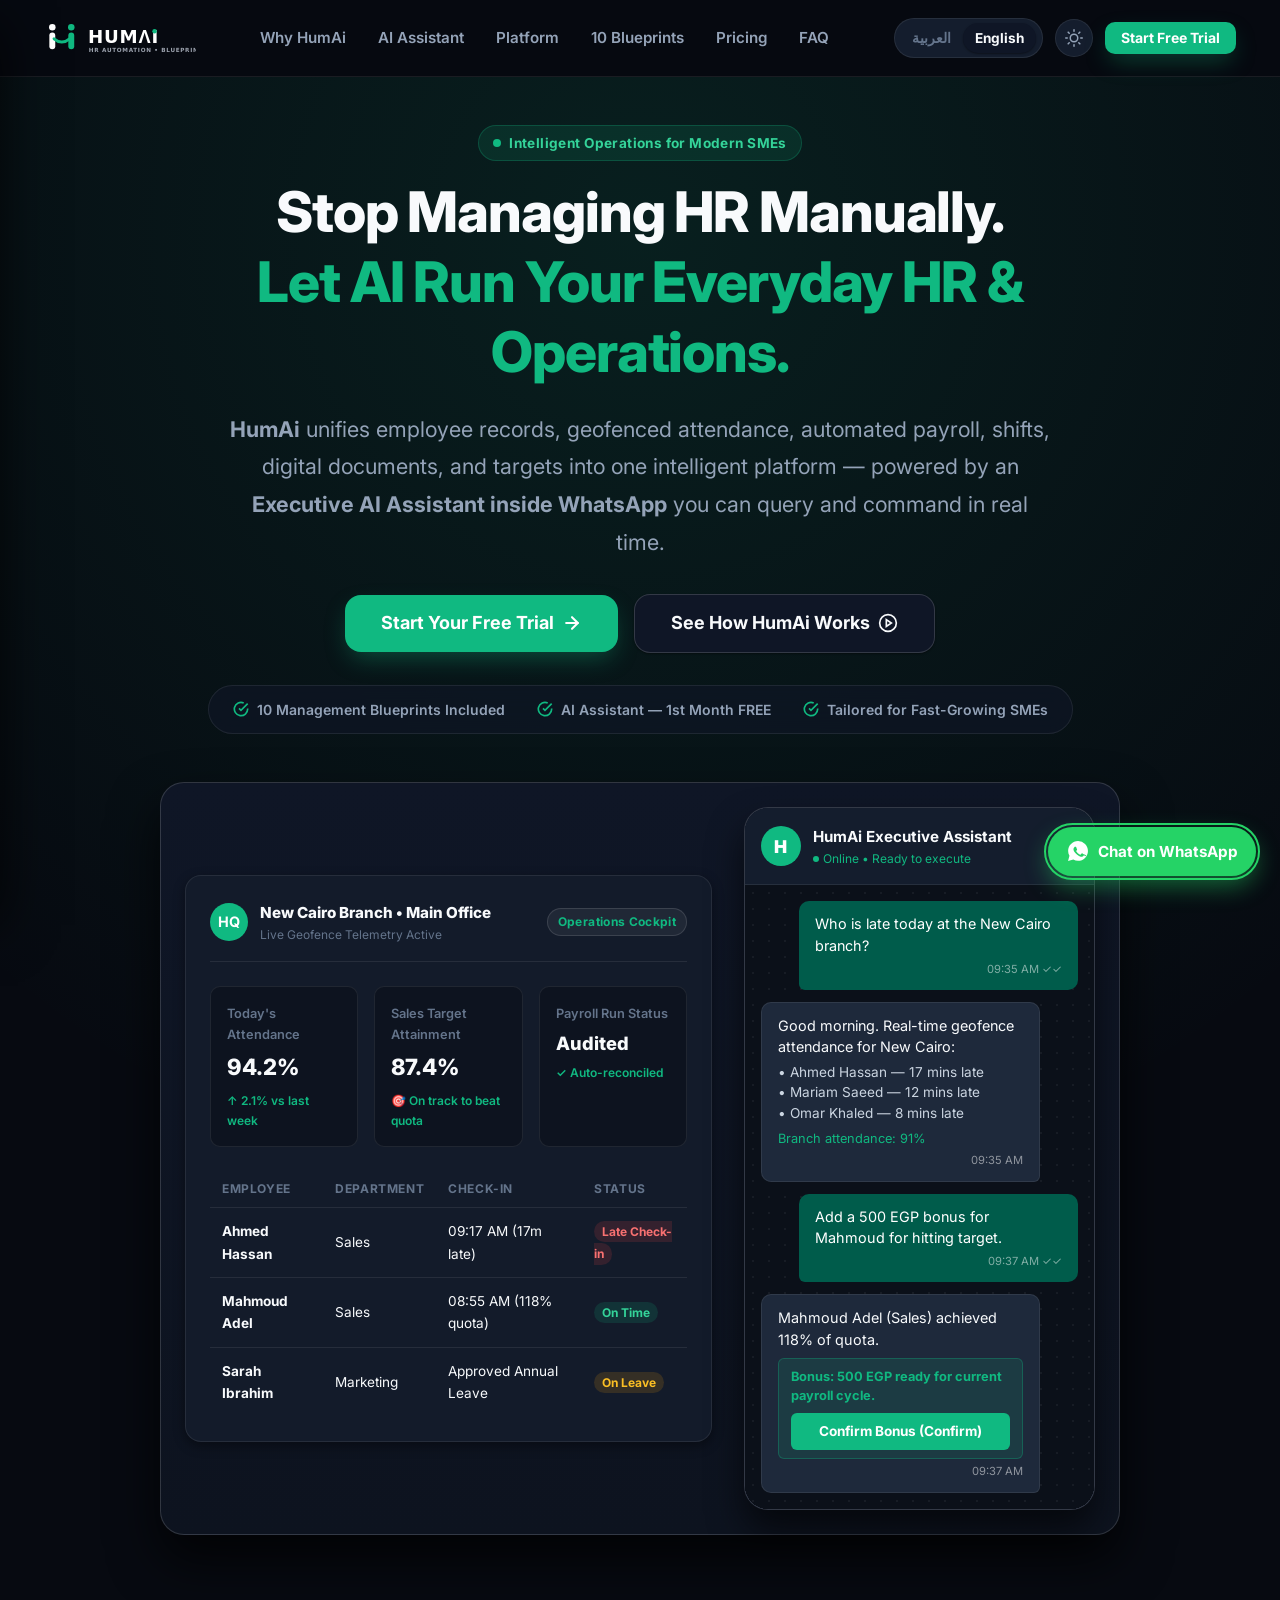
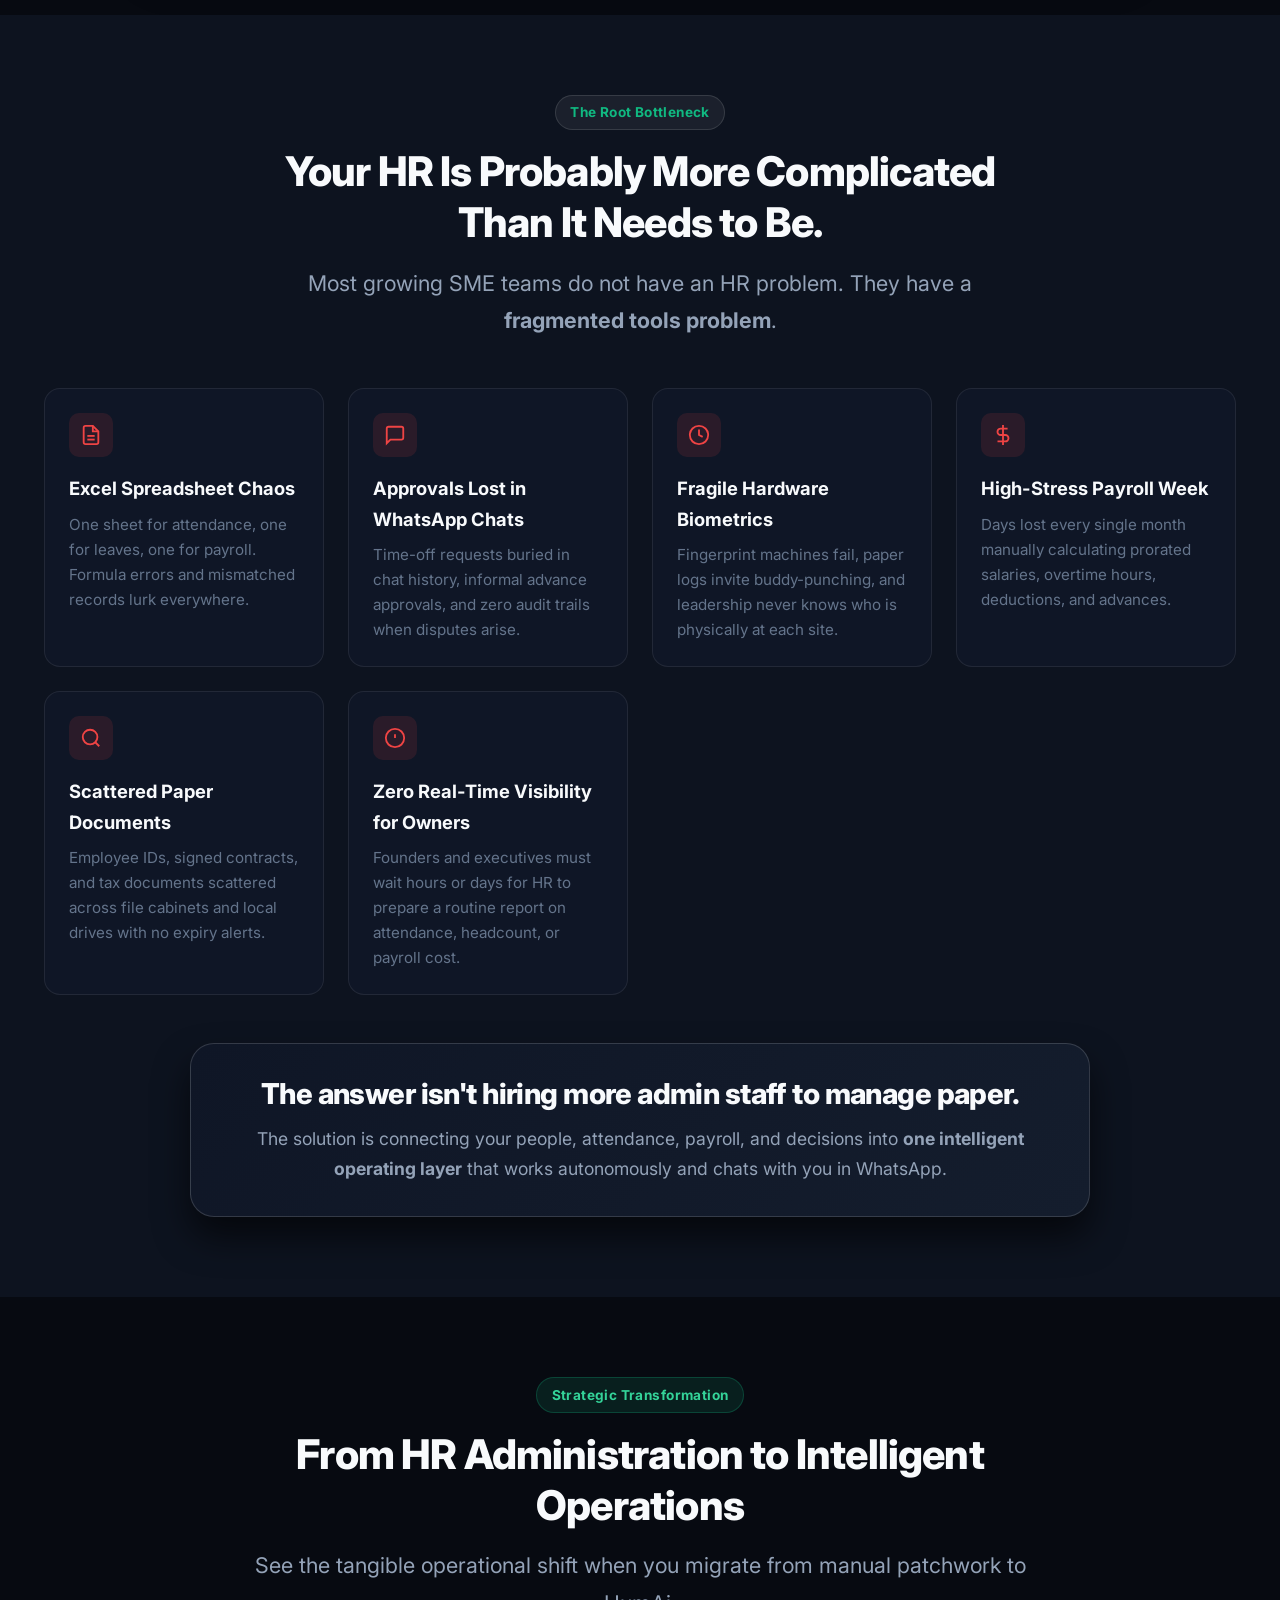
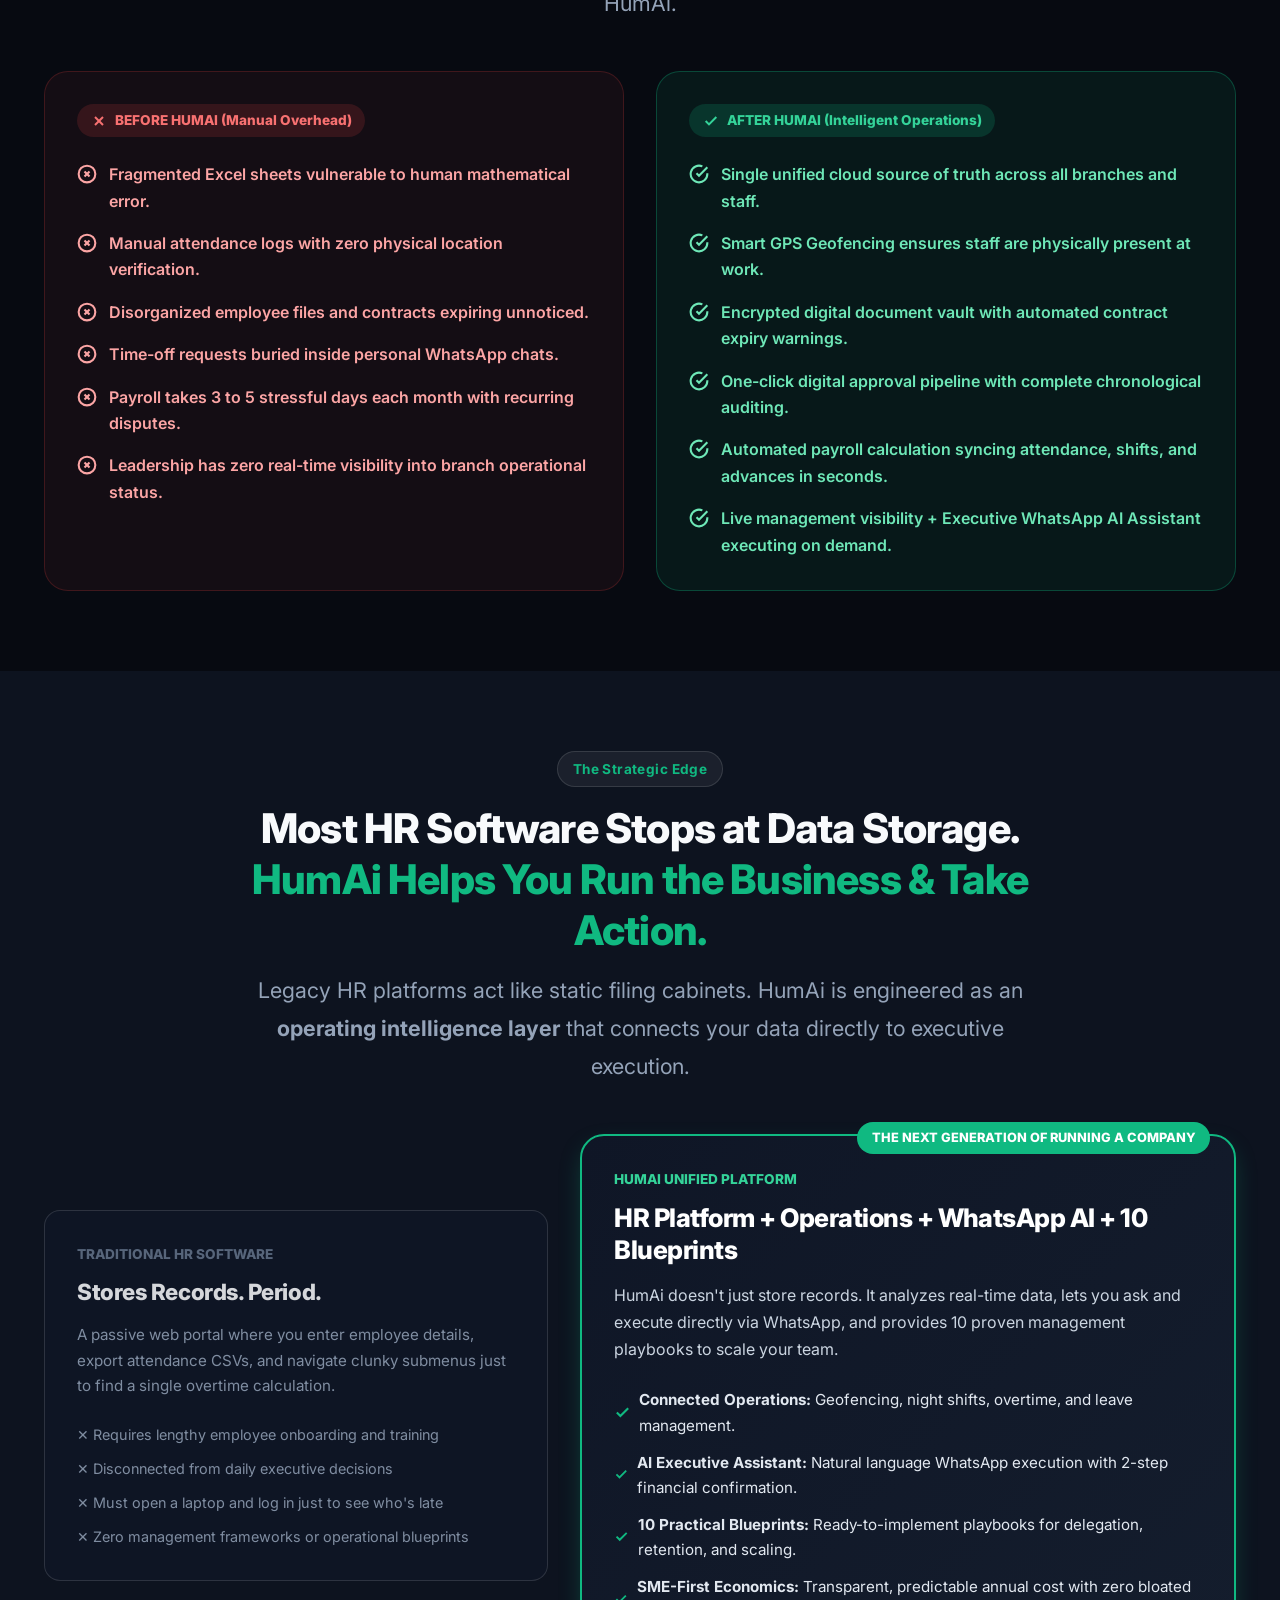
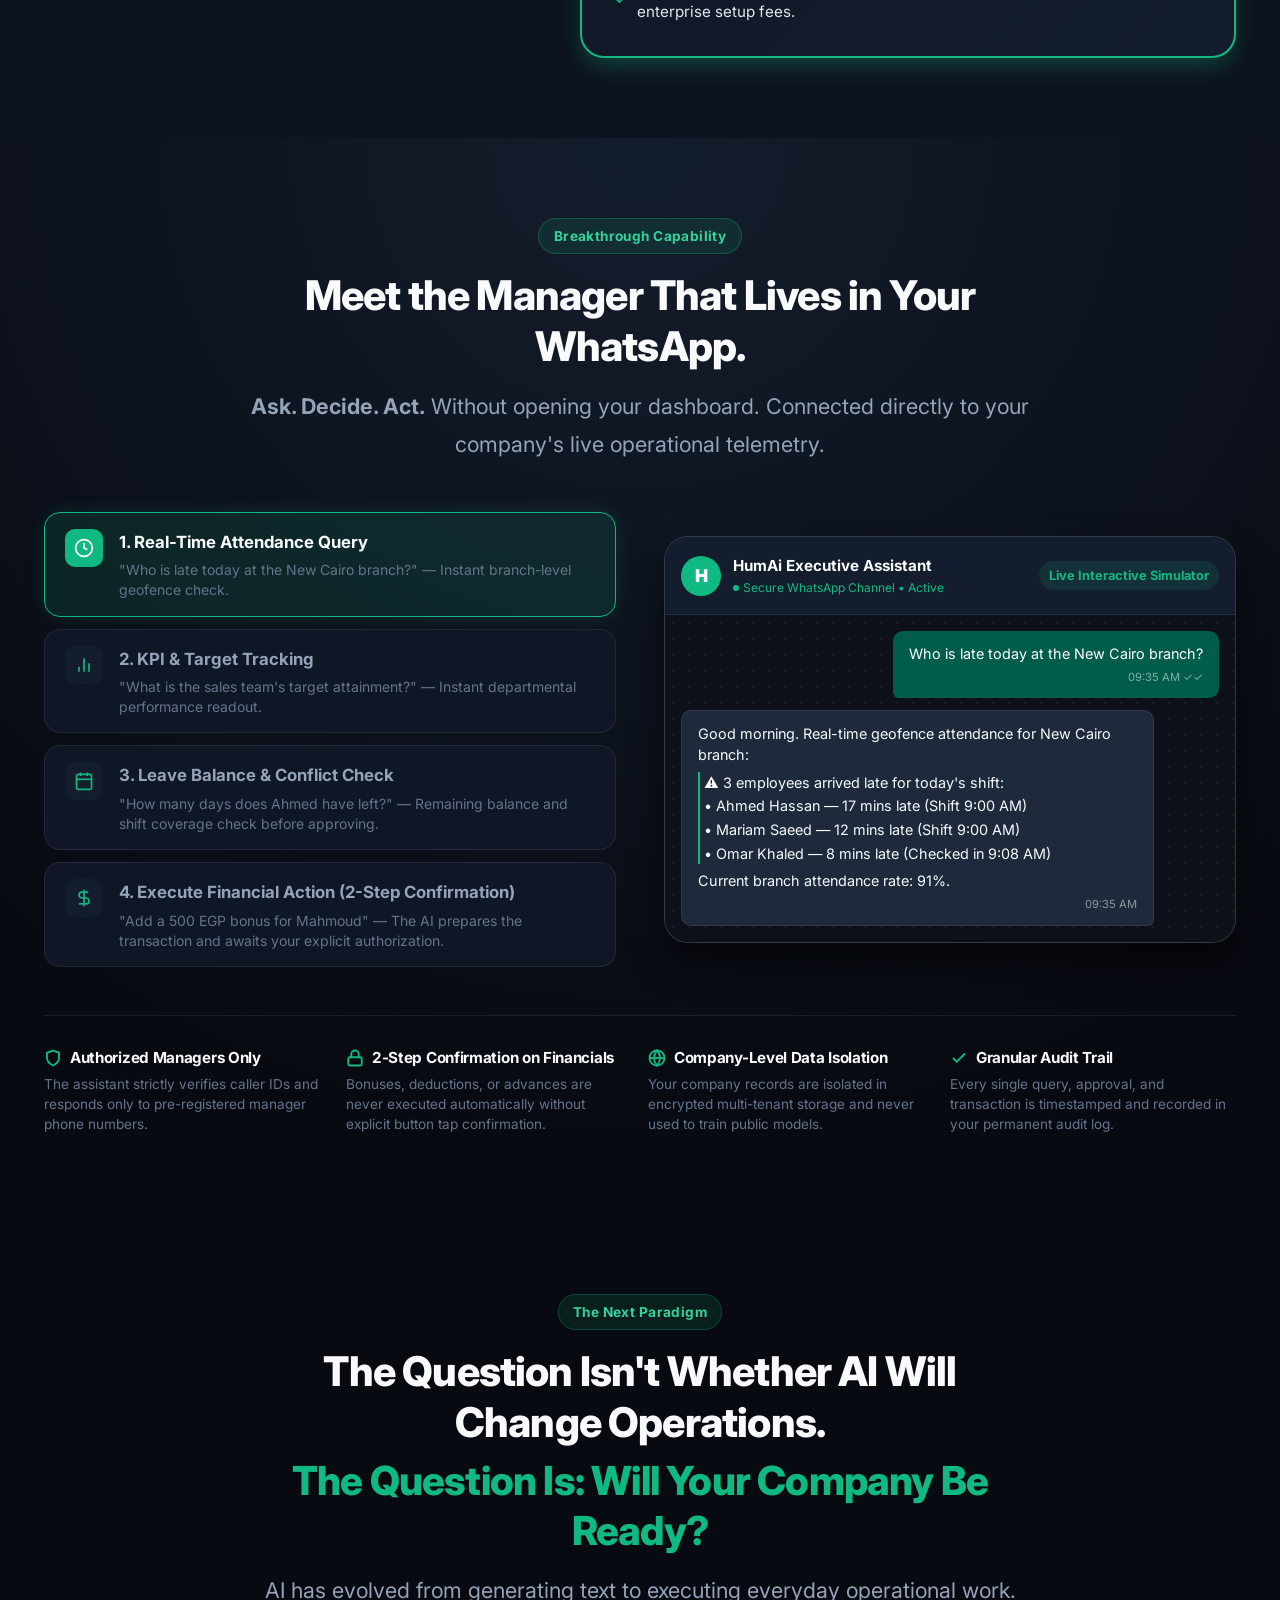
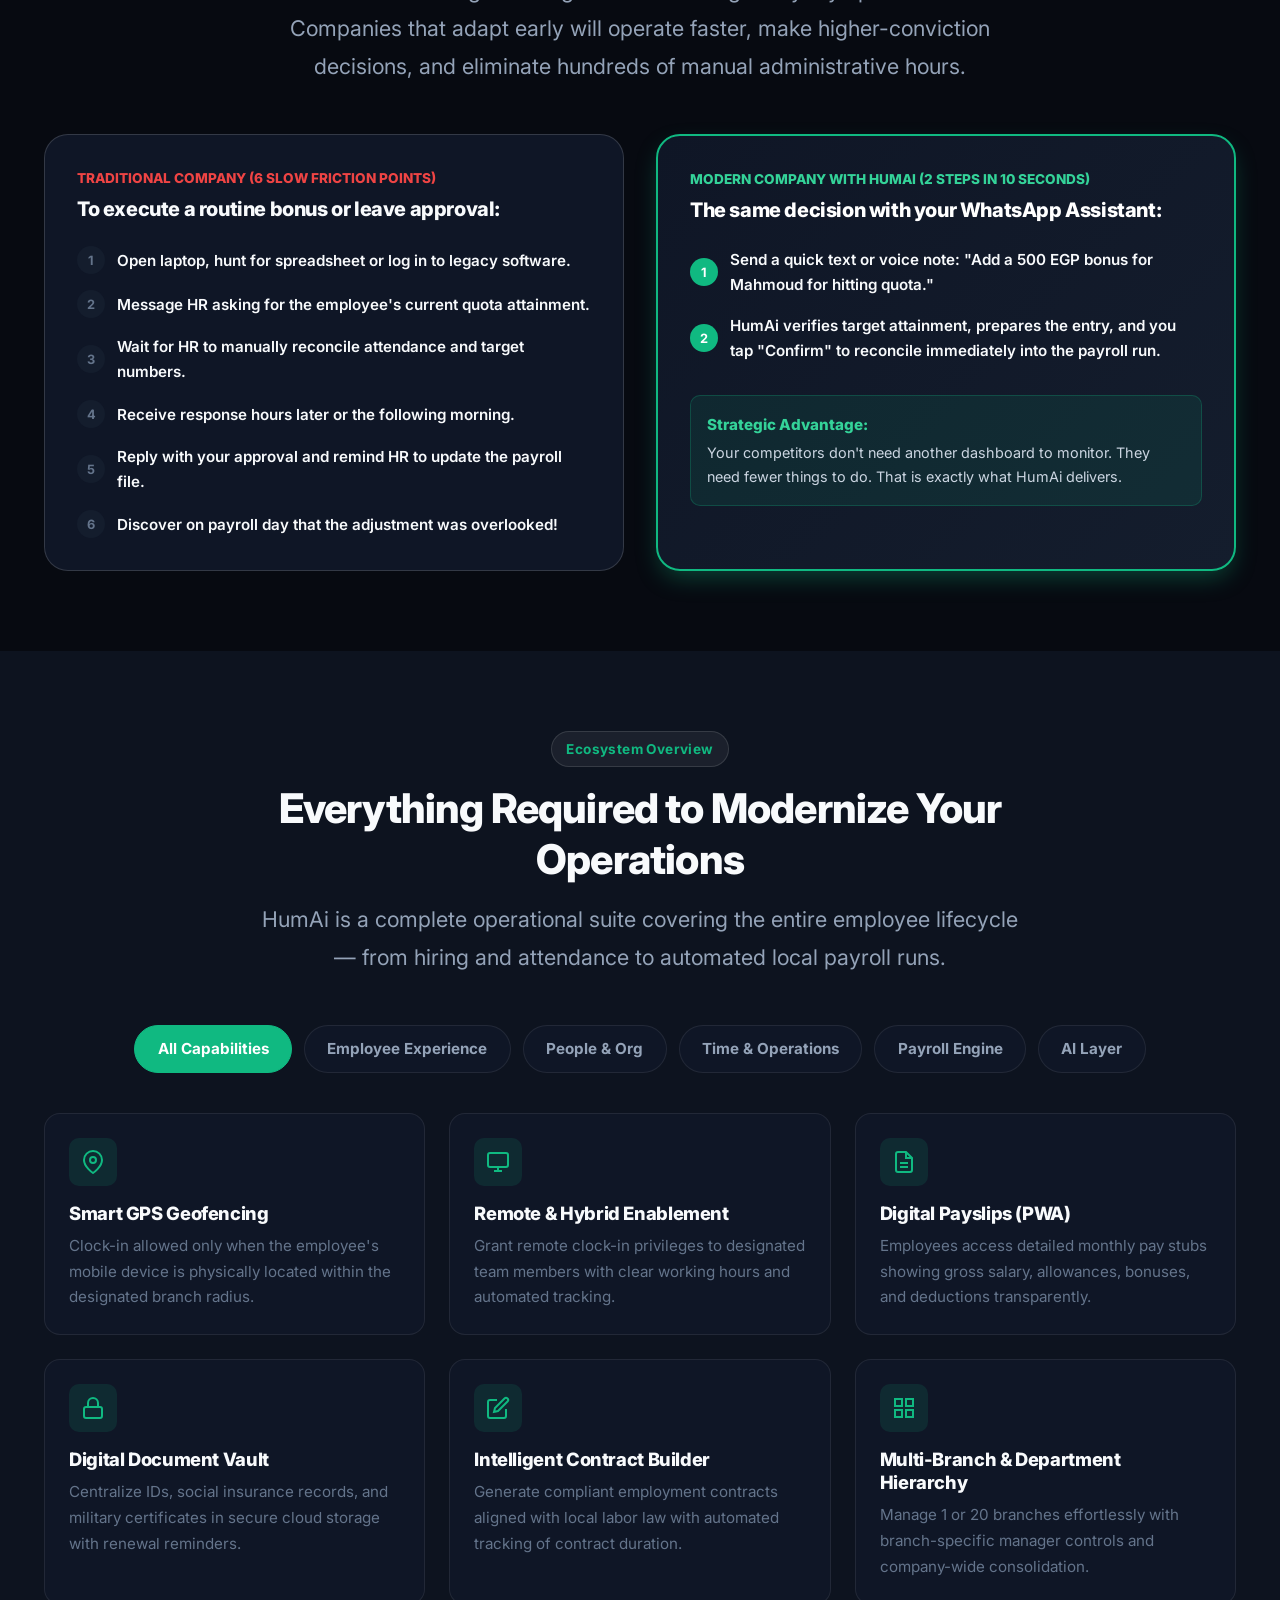
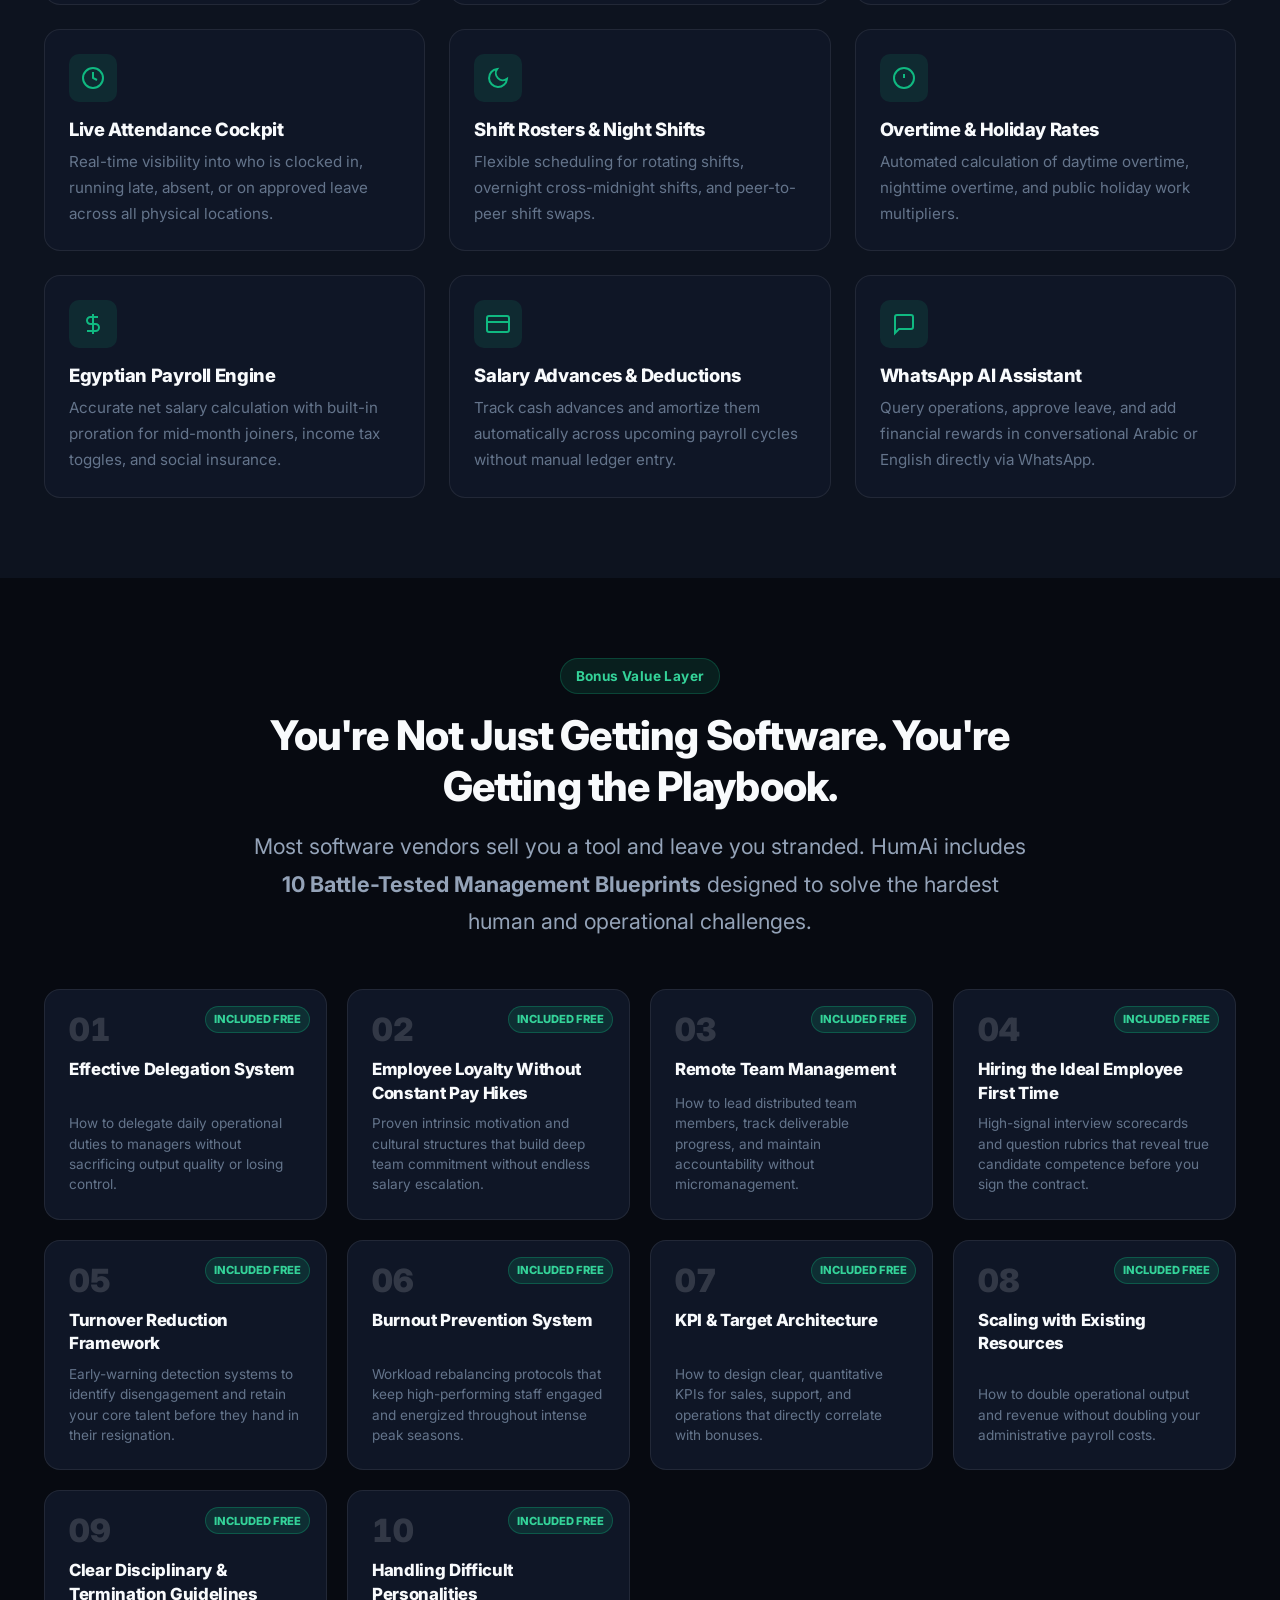
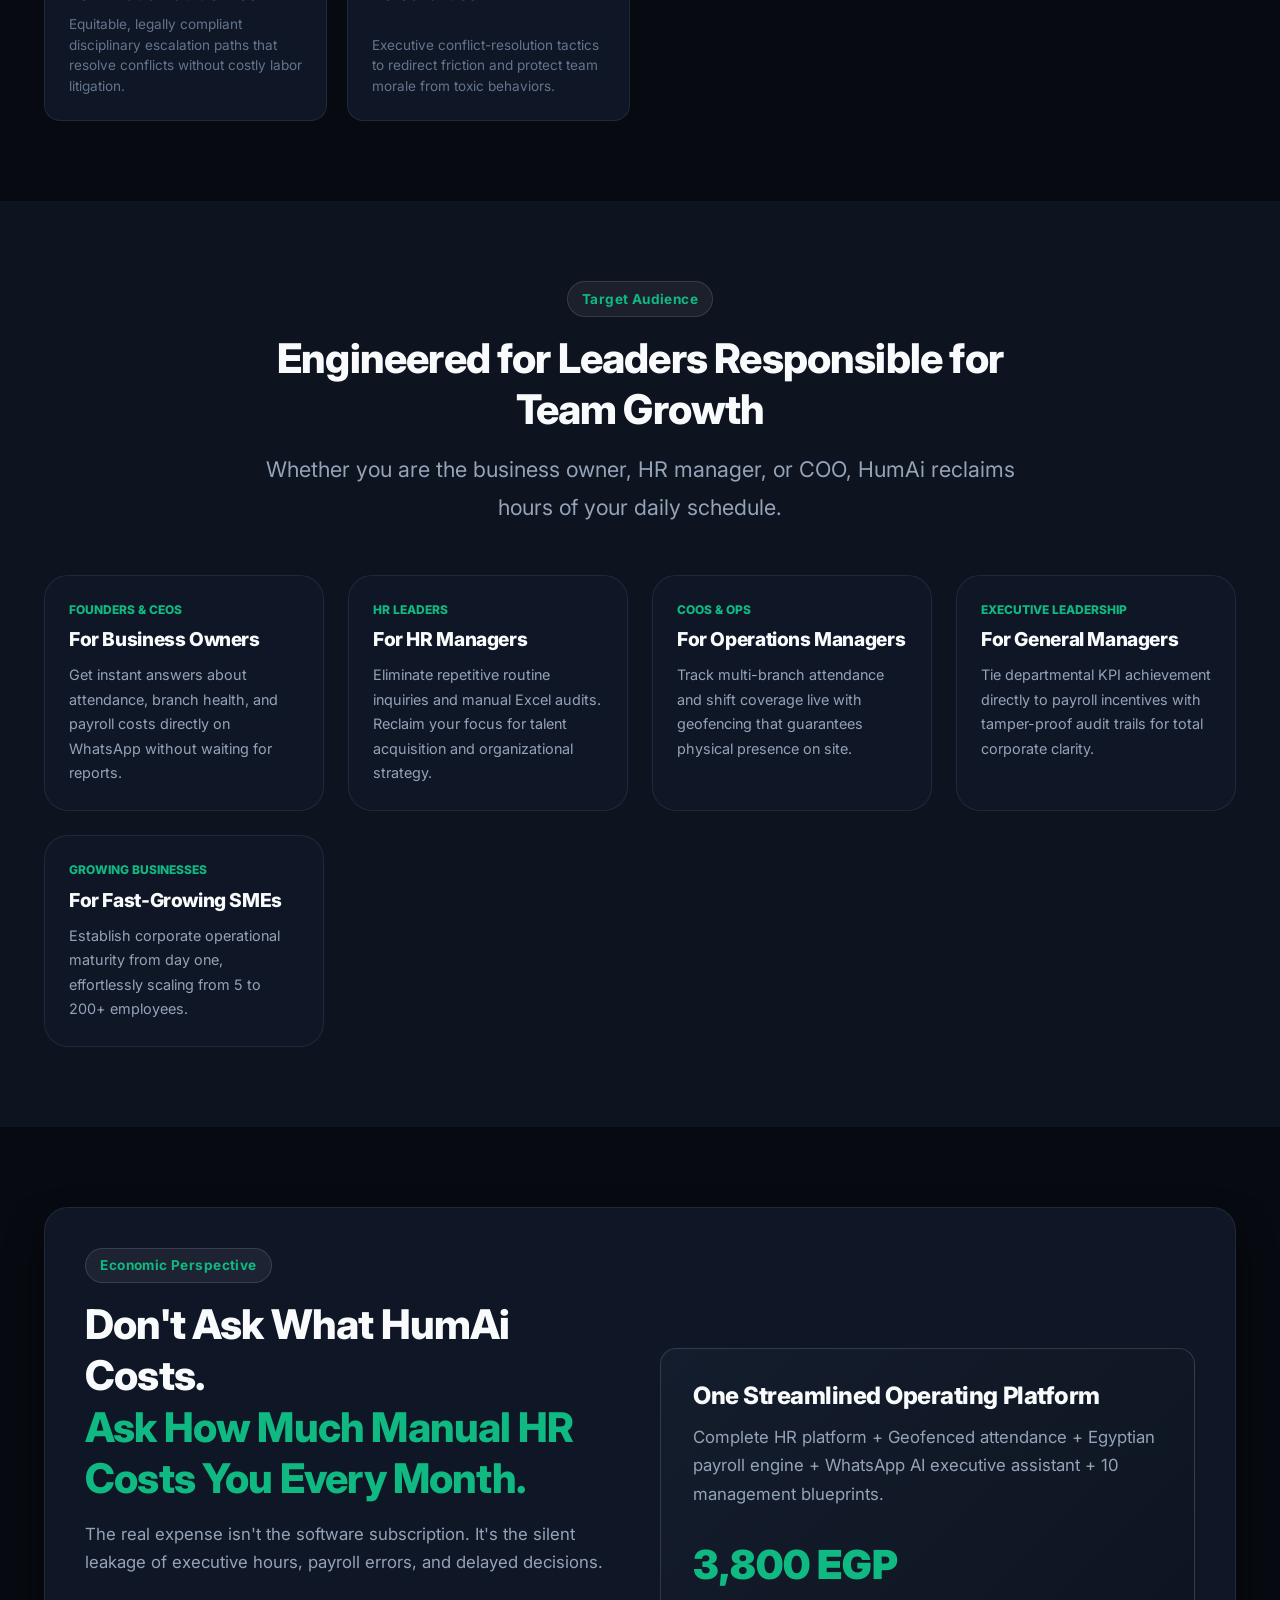
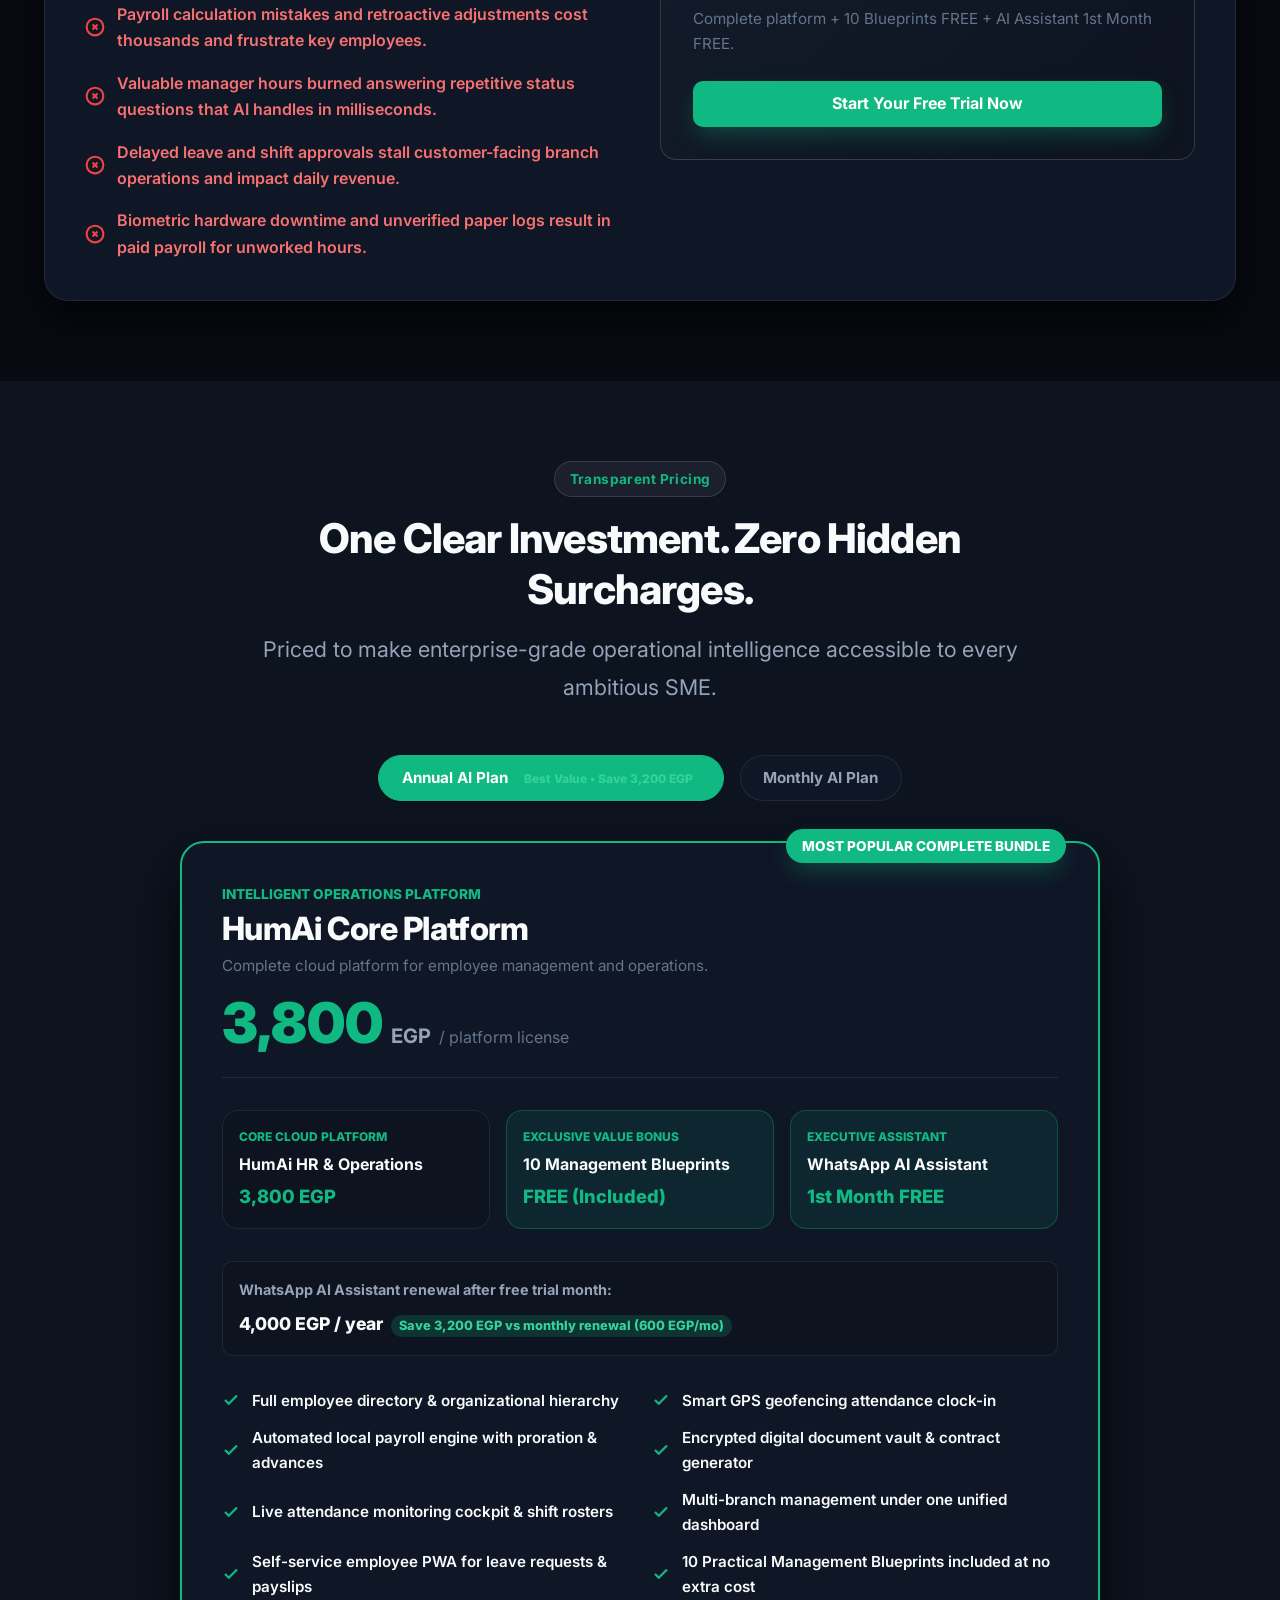
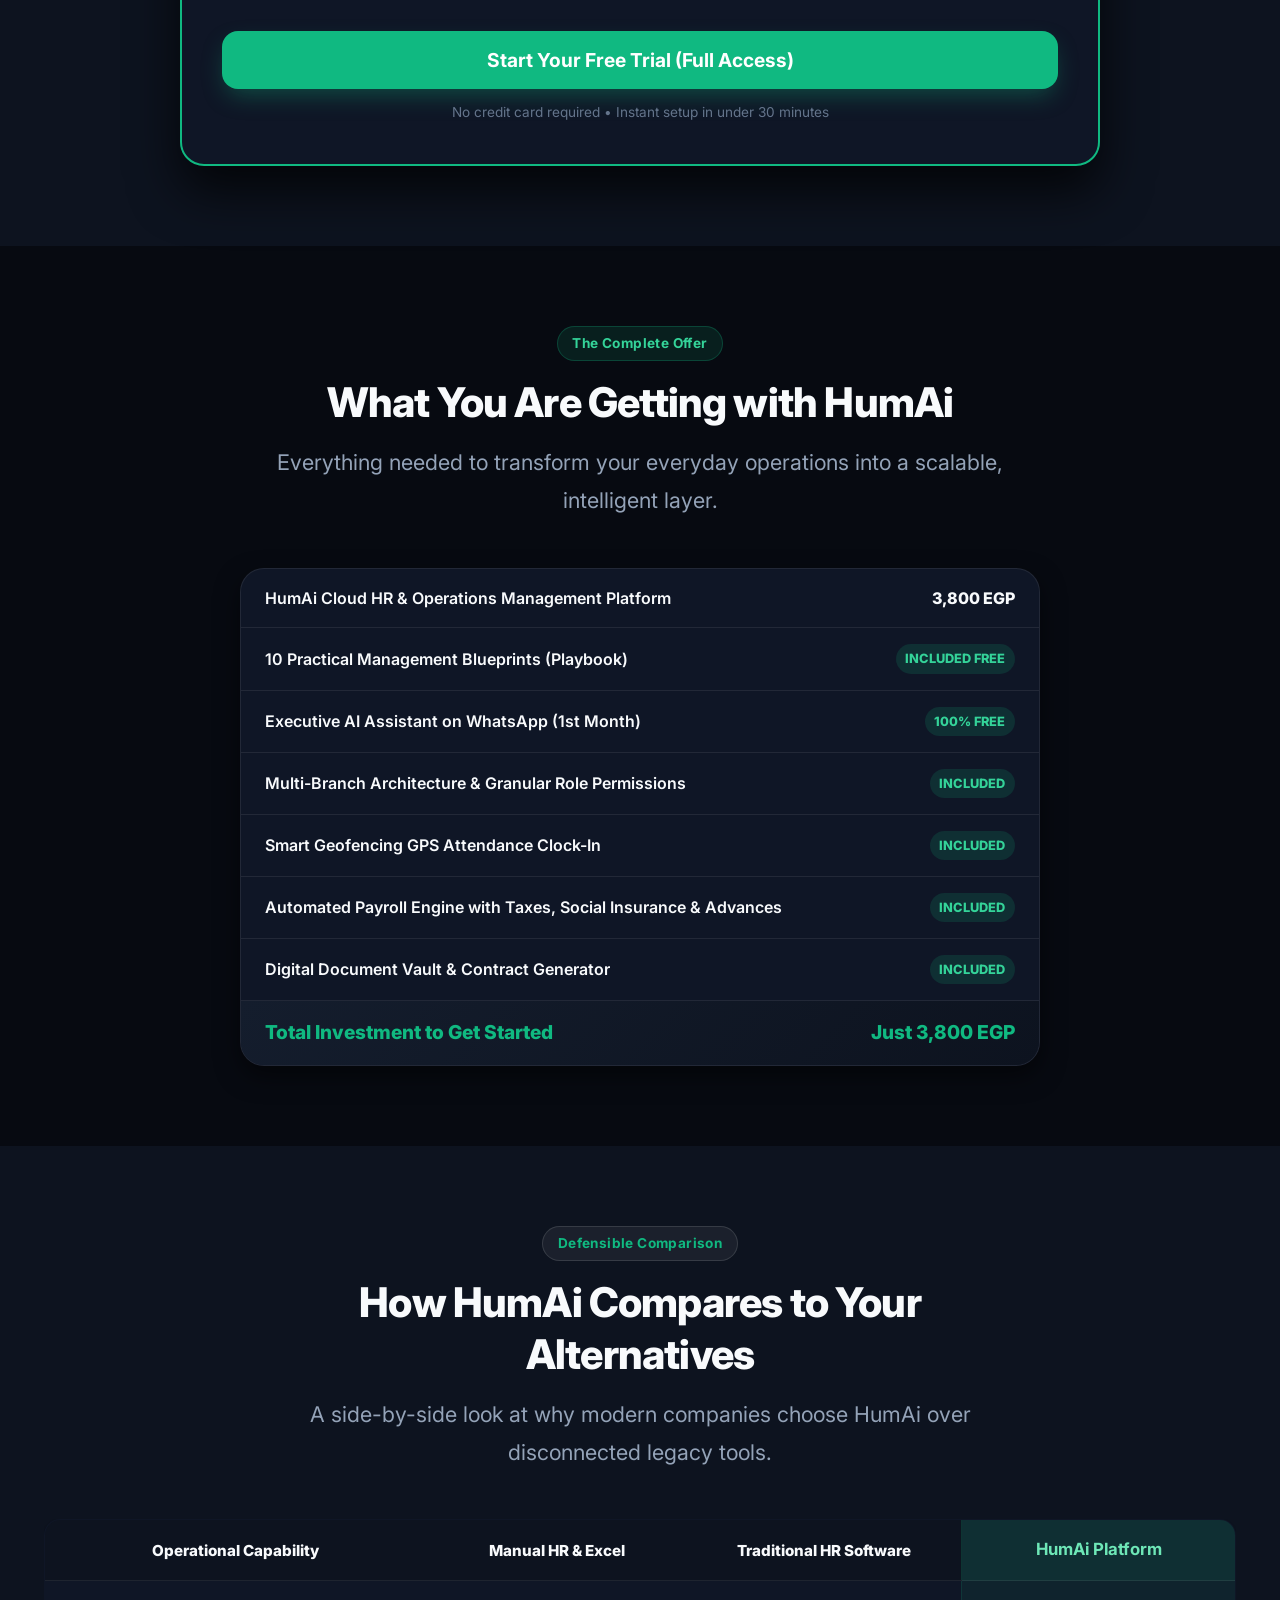
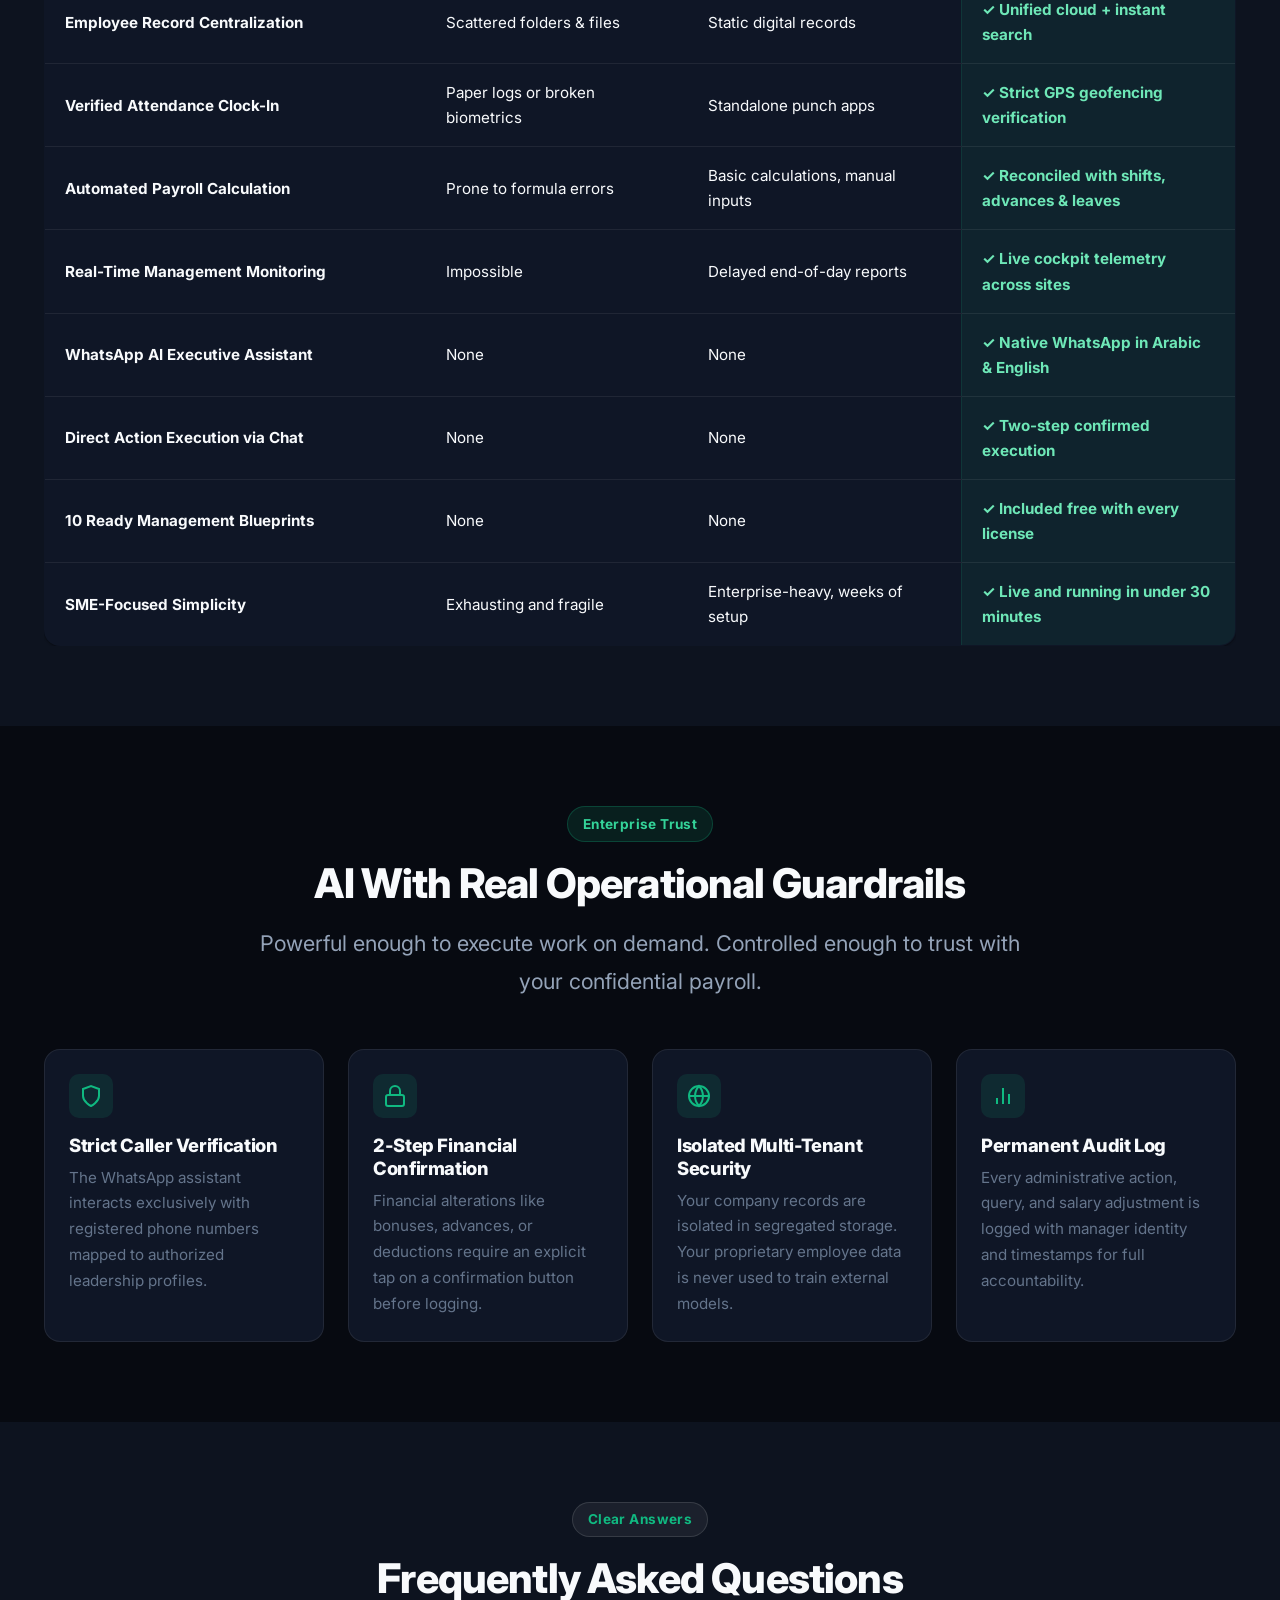
<file: en/index.html>
<!DOCTYPE html>
<html lang="en" dir="ltr" data-theme="dark">
<head>
  <meta charset="UTF-8">
  <meta name="viewport" content="width=device-width, initial-scale=1.0">
  <title>HumAi — AI-Powered HR & Operations Platform for Modern SMEs</title>
  <meta name="description" content="HumAi combines employee management, geofenced attendance, automated payroll, and operational visibility with an executive AI assistant on WhatsApp and 10 management blueprints.">
  <meta name="keywords" content="HR software, SME operations, attendance geofencing, payroll engine, WhatsApp AI assistant, HumAi, Egyptian labor law">
  
  <!-- Open Graph / Meta -->
  <meta property="og:type" content="website">
  <meta property="og:url" content="https://humai.app/en/">
  <meta property="og:title" content="HumAi — Stop Managing HR Manually. Start Running Your Company with AI.">
  <meta property="og:description" content="The operating intelligence layer for SMEs: HR platform + operations management + WhatsApp AI executive assistant + 10 management blueprints.">
  <meta property="og:image" content="../assets/logo/humai-logo.svg">

  <!-- Favicon -->
  <link rel="icon" type="image/svg+xml" href="../assets/logo/favicon.svg">
  <link rel="alternate" hreflang="ar" href="../index.html">
  <link rel="alternate" hreflang="en" href="index.html">

  <!-- Google Fonts: Inter -->
  <link rel="preconnect" href="https://fonts.googleapis.com">
  <link rel="preconnect" href="https://fonts.gstatic.com" crossorigin>
  <link href="https://fonts.googleapis.com/css2?family=Inter:wght@400;500;600;700;800;900&display=swap" rel="stylesheet">

  <!-- Stylesheets -->
  <link rel="stylesheet" href="../css/variables.css">
  <link rel="stylesheet" href="../css/base.css">
  <link rel="stylesheet" href="../css/components.css">
  <link rel="stylesheet" href="../css/animations.css">
</head>
<body>

  <!-- ========================================================================
       Navigation Bar
       ======================================================================== -->
  <header class="site-nav">
    <div class="container nav-container">
      <a href="#hero" class="nav-brand" aria-label="HumAi Home">
        <!-- Dual Logo: Auto-switches based on Dark / Light theme -->
        <img src="../assets/logo/humai-logo-white.svg" alt="HumAi Logo" class="nav-logo-img nav-logo-white">
        <img src="../assets/logo/humai-logo.svg" alt="HumAi Logo" class="nav-logo-img nav-logo-dark">
      </a>

      <!-- Desktop Navigation Links -->
      <nav class="nav-links" aria-label="Main Navigation">
        <a href="#problem" class="nav-link">Why HumAi</a>
        <a href="#ai-assistant" class="nav-link">AI Assistant</a>
        <a href="#features" class="nav-link">Platform</a>
        <a href="#blueprints" class="nav-link">10 Blueprints</a>
        <a href="#pricing" class="nav-link">Pricing</a>
        <a href="#faq" class="nav-link">FAQ</a>
      </nav>

      <div class="nav-actions">
        <!-- Language Switcher -->
        <div class="lang-switcher" aria-label="Language selector">
          <a href="../index.html" class="lang-btn" title="التحويل للعربية">العربية</a>
          <span class="lang-btn active">English</span>
        </div>

        <!-- Dark / Light Mode Toggle Button -->
        <button type="button" class="theme-toggle-btn" aria-label="Toggle dark/light theme" title="Toggle theme">
          <svg viewBox="0 0 24 24" fill="none" stroke="currentColor" stroke-width="2" stroke-linecap="round" stroke-linejoin="round">
            <circle cx="12" cy="12" r="5"></circle>
            <line x1="12" y1="1" x2="12" y2="3"></line>
            <line x1="12" y1="21" x2="12" y2="23"></line>
            <line x1="4.22" y1="4.22" x2="5.64" y2="5.64"></line>
            <line x1="18.36" y1="18.36" x2="19.78" y2="19.78"></line>
            <line x1="1" y1="12" x2="3" y2="12"></line>
            <line x1="21" y1="12" x2="23" y2="12"></line>
            <line x1="4.22" y1="19.78" x2="5.64" y2="18.36"></line>
            <line x1="18.36" y1="5.64" x2="19.78" y2="4.22"></line>
          </svg>
        </button>

        <!-- CTA Button (Desktop) -->
        <a href="#pricing" class="btn btn-primary btn-sm" data-analytics-event="click_start_trial" data-analytics-location="nav">
          Start Free Trial
        </a>

        <!-- Mobile Hamburger Menu Button -->
        <button type="button" class="mobile-menu-toggle" id="mobile-menu-btn" aria-label="Open mobile navigation drawer">
          <svg width="24" height="24" viewBox="0 0 24 24" fill="none" stroke="currentColor" stroke-width="2.5" stroke-linecap="round" stroke-linejoin="round">
            <line x1="3" y1="12" x2="21" y2="12"></line>
            <line x1="3" y1="6" x2="21" y2="6"></line>
            <line x1="3" y1="18" x2="21" y2="18"></line>
          </svg>
        </button>
      </div>
    </div>
  </header>

  <!-- ========================================================================
       Mobile Sidebar Drawer & Backdrop
       ======================================================================== -->
  <div class="mobile-sidebar-backdrop" id="mobile-sidebar-backdrop"></div>
  
  <aside class="mobile-sidebar-drawer" id="mobile-sidebar-drawer" aria-label="Mobile Navigation Sidebar">
    <div class="mobile-drawer-header">
      <a href="#hero" class="nav-brand">
        <img src="../assets/logo/humai-logo-white.svg" alt="HumAi Logo" class="nav-logo-img nav-logo-white" style="height: 32px;">
        <img src="../assets/logo/humai-logo.svg" alt="HumAi Logo" class="nav-logo-img nav-logo-dark" style="height: 32px;">
      </a>
      <button type="button" class="mobile-drawer-close" id="mobile-drawer-close" aria-label="Close navigation drawer">
        <svg width="20" height="20" viewBox="0 0 24 24" fill="none" stroke="currentColor" stroke-width="2.5" stroke-linecap="round" stroke-linejoin="round">
          <line x1="18" y1="6" x2="6" y2="18"></line>
          <line x1="6" y1="6" x2="18" y2="18"></line>
        </svg>
      </button>
    </div>

    <!-- Mobile Navigation Links -->
    <nav class="mobile-drawer-nav">
      <a href="#problem" class="mobile-drawer-link">
        <svg viewBox="0 0 24 24" fill="none" stroke="currentColor" stroke-width="2"><circle cx="12" cy="12" r="10"></circle><line x1="12" y1="8" x2="12" y2="12"></line><line x1="12" y1="16" x2="12.01" y2="16"></line></svg>
        <span>Why HumAi</span>
      </a>
      <a href="#ai-assistant" class="mobile-drawer-link">
        <svg viewBox="0 0 24 24" fill="none" stroke="currentColor" stroke-width="2"><path d="M21 15a2 2 0 0 1-2 2H7l-4 4V5a2 2 0 0 1 2-2h14a2 2 0 0 1 2 2z"></path></svg>
        <span>WhatsApp Assistant</span>
      </a>
      <a href="#features" class="mobile-drawer-link">
        <svg viewBox="0 0 24 24" fill="none" stroke="currentColor" stroke-width="2"><rect x="3" y="3" width="7" height="7"></rect><rect x="14" y="3" width="7" height="7"></rect><rect x="14" y="14" width="7" height="7"></rect><rect x="3" y="14" width="7" height="7"></rect></svg>
        <span>Platform Ecosystem</span>
      </a>
      <a href="#blueprints" class="mobile-drawer-link">
        <svg viewBox="0 0 24 24" fill="none" stroke="currentColor" stroke-width="2"><path d="M14 2H6a2 2 0 0 0-2 2v16a2 2 0 0 0 2 2h12a2 2 0 0 0 2-2V8z"></path><polyline points="14 2 14 8 20 8"></polyline><line x1="16" y1="13" x2="8" y2="13"></line><line x1="16" y1="17" x2="8" y2="17"></line></svg>
        <span>10 Management Blueprints</span>
      </a>
      <a href="#pricing" class="mobile-drawer-link">
        <svg viewBox="0 0 24 24" fill="none" stroke="currentColor" stroke-width="2"><line x1="12" y1="1" x2="12" y2="23"></line><path d="M17 5H9.5a3.5 3.5 0 0 0 0 7h5a3.5 3.5 0 0 1 0 7H6"></path></svg>
        <span>Pricing & Plans</span>
      </a>
      <a href="#faq" class="mobile-drawer-link">
        <svg viewBox="0 0 24 24" fill="none" stroke="currentColor" stroke-width="2"><circle cx="12" cy="12" r="10"></circle><path d="M9.09 9a3 3 0 0 1 5.83 1c0 2-3 3-3 3"></path><line x1="12" y1="17" x2="12.01" y2="17"></line></svg>
        <span>FAQ</span>
      </a>
    </nav>

    <!-- Drawer Footer Actions -->
    <div class="mobile-drawer-footer">
      <div class="mobile-drawer-toggles">
        <!-- Mobile Language Selector -->
        <div class="lang-switcher">
          <a href="../index.html" class="lang-btn">العربية</a>
          <span class="lang-btn active">English</span>
        </div>

        <!-- Mobile Dark/Light Theme Button -->
        <button type="button" class="theme-toggle-btn" aria-label="Toggle theme">
          <svg viewBox="0 0 24 24" fill="none" stroke="currentColor" stroke-width="2">
            <circle cx="12" cy="12" r="5"></circle>
            <line x1="12" y1="1" x2="12" y2="3"></line>
            <line x1="12" y1="21" x2="12" y2="23"></line>
          </svg>
        </button>
      </div>

      <a href="#pricing" class="btn btn-primary" style="width: 100%;" data-analytics-event="click_start_trial" data-analytics-location="mobile_drawer">
        Start Free Trial
      </a>

      <a href="https://wa.me/201099887766?text=Hello%2C%20I%20would%20like%20to%20learn%20more%20about%20HumAi" target="_blank" rel="noopener noreferrer" class="btn btn-whatsapp" style="width: 100%;" data-analytics-event="click_whatsapp" data-analytics-location="mobile_drawer">
        <svg width="18" height="18" viewBox="0 0 24 24" fill="currentColor"><path d="M12.04 2c-5.46 0-9.91 4.45-9.91 9.91 0 1.75.46 3.45 1.32 4.95L2.05 22l5.25-1.38c1.45.79 3.08 1.21 4.74 1.21 5.46 0 9.91-4.45 9.91-9.91 0-2.65-1.03-5.14-2.9-7.01A9.816 9.816 0 0 0 12.04 2z"/></svg>
        Chat on WhatsApp
      </a>
    </div>
  </aside>

  <!-- ========================================================================
       SECTION 1 — HERO
       ======================================================================== -->
  <section id="hero" class="hero-section">
    <div class="container">
      <div class="hero-content">
        <div class="eyebrow">
          <span class="live-indicator-dot"></span>
          Intelligent Operations for Modern SMEs
        </div>

        <h1 class="hero-title">
          Stop Managing HR Manually.<br>
          <span class="title-accent">Let AI Run Your Everyday HR & Operations.</span>
        </h1>

        <p class="text-lead hero-desc">
          <strong>HumAi</strong> unifies employee records, geofenced attendance, automated payroll, shifts, digital documents, and targets into one intelligent platform — powered by an <strong>Executive AI Assistant inside WhatsApp</strong> you can query and command in real time.
        </p>

        <div class="hero-ctas">
          <a href="#pricing" class="btn btn-primary btn-lg" data-analytics-event="click_start_trial" data-analytics-location="hero">
            Start Your Free Trial
            <svg width="20" height="20" viewBox="0 0 24 24" fill="none" stroke="currentColor" stroke-width="2.5" stroke-linecap="round" stroke-linejoin="round"><line x1="5" y1="12" x2="19" y2="12"></line><polyline points="12 5 19 12 12 19"></polyline></svg>
          </a>
          <a href="#ai-assistant" class="btn btn-secondary btn-lg" data-analytics-event="click_demo" data-analytics-location="hero">
            See How HumAi Works
            <svg width="20" height="20" viewBox="0 0 24 24" fill="none" stroke="currentColor" stroke-width="2"><circle cx="12" cy="12" r="10"></circle><polygon points="10 8 16 12 10 16 10 8"></polygon></svg>
          </a>
        </div>

        <!-- Trust Offer Strip -->
        <div class="trust-strip">
          <div class="trust-item">
            <svg viewBox="0 0 24 24" fill="none" stroke="currentColor" stroke-width="2.5"><path d="M22 11.08V12a10 10 0 1 1-5.93-9.14"></path><polyline points="22 4 12 14.01 9 11.01"></polyline></svg>
            <span>10 Management Blueprints Included</span>
          </div>
          <div class="trust-item">
            <svg viewBox="0 0 24 24" fill="none" stroke="currentColor" stroke-width="2.5"><path d="M22 11.08V12a10 10 0 1 1-5.93-9.14"></path><polyline points="22 4 12 14.01 9 11.01"></polyline></svg>
            <span>AI Assistant — 1st Month FREE</span>
          </div>
          <div class="trust-item">
            <svg viewBox="0 0 24 24" fill="none" stroke="currentColor" stroke-width="2.5"><path d="M22 11.08V12a10 10 0 1 1-5.93-9.14"></path><polyline points="22 4 12 14.01 9 11.01"></polyline></svg>
            <span>Tailored for Fast-Growing SMEs</span>
          </div>
        </div>

        <!-- Hero Visual: Split Composition -->
        <div class="hero-visual-wrapper">
          <div class="hero-composition">
            <!-- Left: Dashboard Interface Mockup -->
            <div class="dashboard-mockup">
              <div class="mockup-header">
                <div class="mockup-user">
                  <div class="mockup-avatar">HQ</div>
                  <div>
                    <div style="font-weight: 800; font-size: 0.95rem; color: var(--text-primary);">New Cairo Branch • Main Office</div>
                    <div style="font-size: 0.75rem; color: var(--text-muted);">Live Geofence Telemetry Active</div>
                  </div>
                </div>
                <div class="eyebrow eyebrow-navy" style="margin: 0; padding: 0.2rem 0.6rem; font-size: 0.75rem;">
                  Operations Cockpit
                </div>
              </div>

              <!-- Stats Grid -->
              <div class="mockup-stats-grid">
                <div class="stat-card">
                  <div class="stat-label">Today's Attendance</div>
                  <div class="stat-value">94.2%</div>
                  <div class="stat-change">↑ 2.1% vs last week</div>
                </div>
                <div class="stat-card">
                  <div class="stat-label">Sales Target Attainment</div>
                  <div class="stat-value">87.4%</div>
                  <div class="stat-change">🎯 On track to beat quota</div>
                </div>
                <div class="stat-card">
                  <div class="stat-label">Payroll Run Status</div>
                  <div class="stat-value" style="font-size: 1.15rem;">Audited</div>
                  <div class="stat-change" style="color: var(--brand-emerald);">✓ Auto-reconciled</div>
                </div>
              </div>

              <!-- Activity Feed -->
              <table class="mockup-table">
                <thead>
                  <tr>
                    <th>Employee</th>
                    <th>Department</th>
                    <th>Check-in</th>
                    <th>Status</th>
                  </tr>
                </thead>
                <tbody>
                  <tr>
                    <td style="font-weight: 700;">Ahmed Hassan</td>
                    <td>Sales</td>
                    <td>09:17 AM (17m late)</td>
                    <td><span class="badge-status late">Late Check-in</span></td>
                  </tr>
                  <tr>
                    <td style="font-weight: 700;">Mahmoud Adel</td>
                    <td>Sales</td>
                    <td>08:55 AM (118% quota)</td>
                    <td><span class="badge-status on-time">On Time</span></td>
                  </tr>
                  <tr>
                    <td style="font-weight: 700;">Sarah Ibrahim</td>
                    <td>Marketing</td>
                    <td>Approved Annual Leave</td>
                    <td><span class="badge-status on-leave">On Leave</span></td>
                  </tr>
                </tbody>
              </table>
            </div>

            <!-- Right: WhatsApp AI Preview -->
            <div class="whatsapp-preview-card">
              <div class="wa-header">
                <div class="wa-profile">
                  <div class="wa-avatar">H</div>
                  <div>
                    <div class="wa-name">HumAi Executive Assistant</div>
                    <div class="wa-status">Online • Ready to execute</div>
                  </div>
                </div>
                <svg width="20" height="20" viewBox="0 0 24 24" fill="none" stroke="currentColor" stroke-width="2" style="color: var(--text-muted);"><circle cx="12" cy="12" r="1"></circle><circle cx="12" cy="5" r="1"></circle><circle cx="12" cy="19" r="1"></circle></svg>
              </div>

              <div class="wa-body">
                <div class="wa-msg wa-msg-user">
                  Who is late today at the New Cairo branch?
                  <div class="wa-msg-time">09:35 AM ✓✓</div>
                </div>

                <div class="wa-msg wa-msg-bot">
                  <div>Good morning. Real-time geofence attendance for New Cairo:</div>
                  <div style="margin-top: 4px; font-size: 0.85rem; color: #CBD5E1;">
                    • Ahmed Hassan — 17 mins late<br>
                    • Mariam Saeed — 12 mins late<br>
                    • Omar Khaled — 8 mins late
                  </div>
                  <div style="margin-top: 6px; font-size: 0.8rem; color: var(--brand-emerald);">Branch attendance: 91%</div>
                  <div class="wa-msg-time">09:35 AM</div>
                </div>

                <div class="wa-msg wa-msg-user">
                  Add a 500 EGP bonus for Mahmoud for hitting target.
                  <div class="wa-msg-time">09:37 AM ✓✓</div>
                </div>

                <div class="wa-msg wa-bot-msg wa-msg-bot">
                  <div>Mahmoud Adel (Sales) achieved 118% of quota.</div>
                  <div class="wa-action-box">
                    <div style="font-size: 0.8rem; color: var(--brand-emerald); font-weight: 700;">
                      Bonus: 500 EGP ready for current payroll cycle.
                    </div>
                    <button class="wa-action-btn" onclick="alert('Bonus of 500 EGP approved and automatically reconciled with current payroll.')">
                      Confirm Bonus (Confirm)
                    </button>
                  </div>
                  <div class="wa-msg-time">09:37 AM</div>
                </div>
              </div>
            </div>
          </div>
        </div>

      </div>
    </div>
  </section>

  <!-- ========================================================================
       SECTION 2 — THE PROBLEM (Systemic Chaos)
       ======================================================================== -->
  <section id="problem" class="section section-muted">
    <div class="container">
      <div class="section-header">
        <div class="eyebrow eyebrow-navy">The Root Bottleneck</div>
        <h2>Your HR Is Probably More Complicated Than It Needs to Be.</h2>
        <p class="text-lead">
          Most growing SME teams do not have an HR problem. They have a <strong>fragmented tools problem</strong>.
        </p>
      </div>

      <div class="problem-grid">
        <div class="problem-card">
          <div class="problem-icon">
            <svg width="22" height="22" viewBox="0 0 24 24" fill="none" stroke="currentColor" stroke-width="2"><path d="M14 2H6a2 2 0 0 0-2 2v16a2 2 0 0 0 2 2h12a2 2 0 0 0 2-2V8z"></path><polyline points="14 2 14 8 20 8"></polyline><line x1="16" y1="13" x2="8" y2="13"></line><line x1="16" y1="17" x2="8" y2="17"></line></svg>
          </div>
          <div class="problem-title">Excel Spreadsheet Chaos</div>
          <div class="problem-desc">One sheet for attendance, one for leaves, one for payroll. Formula errors and mismatched records lurk everywhere.</div>
        </div>

        <div class="problem-card">
          <div class="problem-icon">
            <svg width="22" height="22" viewBox="0 0 24 24" fill="none" stroke="currentColor" stroke-width="2"><path d="M21 15a2 2 0 0 1-2 2H7l-4 4V5a2 2 0 0 1 2-2h14a2 2 0 0 1 2 2z"></path></svg>
          </div>
          <div class="problem-title">Approvals Lost in WhatsApp Chats</div>
          <div class="problem-desc">Time-off requests buried in chat history, informal advance approvals, and zero audit trails when disputes arise.</div>
        </div>

        <div class="problem-card">
          <div class="problem-icon">
            <svg width="22" height="22" viewBox="0 0 24 24" fill="none" stroke="currentColor" stroke-width="2"><circle cx="12" cy="12" r="10"></circle><polyline points="12 6 12 12 16 14"></polyline></svg>
          </div>
          <div class="problem-title">Fragile Hardware Biometrics</div>
          <div class="problem-desc">Fingerprint machines fail, paper logs invite buddy-punching, and leadership never knows who is physically at each site.</div>
        </div>

        <div class="problem-card">
          <div class="problem-icon">
            <svg width="22" height="22" viewBox="0 0 24 24" fill="none" stroke="currentColor" stroke-width="2"><line x1="12" y1="1" x2="12" y2="23"></line><path d="M17 5H9.5a3.5 3.5 0 0 0 0 7h5a3.5 3.5 0 0 1 0 7H6"></path></svg>
          </div>
          <div class="problem-title">High-Stress Payroll Week</div>
          <div class="problem-desc">Days lost every single month manually calculating prorated salaries, overtime hours, deductions, and advances.</div>
        </div>

        <div class="problem-card">
          <div class="problem-icon">
            <svg width="22" height="22" viewBox="0 0 24 24" fill="none" stroke="currentColor" stroke-width="2"><circle cx="11" cy="11" r="8"></circle><line x1="21" y1="21" x2="16.65" y2="16.65"></line></svg>
          </div>
          <div class="problem-title">Scattered Paper Documents</div>
          <div class="problem-desc">Employee IDs, signed contracts, and tax documents scattered across file cabinets and local drives with no expiry alerts.</div>
        </div>

        <div class="problem-card">
          <div class="problem-icon">
            <svg width="22" height="22" viewBox="0 0 24 24" fill="none" stroke="currentColor" stroke-width="2"><circle cx="12" cy="12" r="10"></circle><line x1="12" y1="8" x2="12" y2="12"></line><line x1="12" y1="16" x2="12.01" y2="16"></line></svg>
          </div>
          <div class="problem-title">Zero Real-Time Visibility for Owners</div>
          <div class="problem-desc">Founders and executives must wait hours or days for HR to prepare a routine report on attendance, headcount, or payroll cost.</div>
        </div>
      </div>

      <div class="transition-callout">
        <h3>The answer isn't hiring more admin staff to manage paper.</h3>
        <p>The solution is connecting your people, attendance, payroll, and decisions into <strong>one intelligent operating layer</strong> that works autonomously and chats with you in WhatsApp.</p>
      </div>
    </div>
  </section>

  <!-- ========================================================================
       SECTION 3 — VALUE TRANSFORMATION (Before -> After)
       ======================================================================== -->
  <section class="section">
    <div class="container">
      <div class="section-header">
        <div class="eyebrow">Strategic Transformation</div>
        <h2>From HR Administration to Intelligent Operations</h2>
        <p class="text-lead">See the tangible operational shift when you migrate from manual patchwork to HumAi.</p>
      </div>

      <div class="transformation-grid">
        <!-- Before -->
        <div class="transform-col transform-before">
          <div class="transform-badge">
            <svg width="16" height="16" viewBox="0 0 24 24" fill="none" stroke="currentColor" stroke-width="3"><line x1="18" y1="6" x2="6" y2="18"></line><line x1="6" y1="6" x2="18" y2="18"></line></svg>
            BEFORE HUMAI (Manual Overhead)
          </div>
          <div class="transform-list">
            <div class="transform-item">
              <svg class="transform-icon" viewBox="0 0 24 24" fill="none" stroke="currentColor" stroke-width="2.5"><circle cx="12" cy="12" r="10"></circle><line x1="15" y1="9" x2="9" y2="15"></line><line x1="9" y1="9" x2="15" y2="15"></line></svg>
              <span>Fragmented Excel sheets vulnerable to human mathematical error.</span>
            </div>
            <div class="transform-item">
              <svg class="transform-icon" viewBox="0 0 24 24" fill="none" stroke="currentColor" stroke-width="2.5"><circle cx="12" cy="12" r="10"></circle><line x1="15" y1="9" x2="9" y2="15"></line><line x1="9" y1="9" x2="15" y2="15"></line></svg>
              <span>Manual attendance logs with zero physical location verification.</span>
            </div>
            <div class="transform-item">
              <svg class="transform-icon" viewBox="0 0 24 24" fill="none" stroke="currentColor" stroke-width="2.5"><circle cx="12" cy="12" r="10"></circle><line x1="15" y1="9" x2="9" y2="15"></line><line x1="9" y1="9" x2="15" y2="15"></line></svg>
              <span>Disorganized employee files and contracts expiring unnoticed.</span>
            </div>
            <div class="transform-item">
              <svg class="transform-icon" viewBox="0 0 24 24" fill="none" stroke="currentColor" stroke-width="2.5"><circle cx="12" cy="12" r="10"></circle><line x1="15" y1="9" x2="9" y2="15"></line><line x1="9" y1="9" x2="15" y2="15"></line></svg>
              <span>Time-off requests buried inside personal WhatsApp chats.</span>
            </div>
            <div class="transform-item">
              <svg class="transform-icon" viewBox="0 0 24 24" fill="none" stroke="currentColor" stroke-width="2.5"><circle cx="12" cy="12" r="10"></circle><line x1="15" y1="9" x2="9" y2="15"></line><line x1="9" y1="9" x2="15" y2="15"></line></svg>
              <span>Payroll takes 3 to 5 stressful days each month with recurring disputes.</span>
            </div>
            <div class="transform-item">
              <svg class="transform-icon" viewBox="0 0 24 24" fill="none" stroke="currentColor" stroke-width="2.5"><circle cx="12" cy="12" r="10"></circle><line x1="15" y1="9" x2="9" y2="15"></line><line x1="9" y1="9" x2="15" y2="15"></line></svg>
              <span>Leadership has zero real-time visibility into branch operational status.</span>
            </div>
          </div>
        </div>

        <!-- After -->
        <div class="transform-col transform-after">
          <div class="transform-badge">
            <svg width="16" height="16" viewBox="0 0 24 24" fill="none" stroke="currentColor" stroke-width="3"><polyline points="20 6 9 17 4 12"></polyline></svg>
            AFTER HUMAI (Intelligent Operations)
          </div>
          <div class="transform-list">
            <div class="transform-item">
              <svg class="transform-icon" viewBox="0 0 24 24" fill="none" stroke="currentColor" stroke-width="2.5"><path d="M22 11.08V12a10 10 0 1 1-5.93-9.14"></path><polyline points="22 4 12 14.01 9 11.01"></polyline></svg>
              <span>Single unified cloud source of truth across all branches and staff.</span>
            </div>
            <div class="transform-item">
              <svg class="transform-icon" viewBox="0 0 24 24" fill="none" stroke="currentColor" stroke-width="2.5"><path d="M22 11.08V12a10 10 0 1 1-5.93-9.14"></path><polyline points="22 4 12 14.01 9 11.01"></polyline></svg>
              <span>Smart GPS Geofencing ensures staff are physically present at work.</span>
            </div>
            <div class="transform-item">
              <svg class="transform-icon" viewBox="0 0 24 24" fill="none" stroke="currentColor" stroke-width="2.5"><path d="M22 11.08V12a10 10 0 1 1-5.93-9.14"></path><polyline points="22 4 12 14.01 9 11.01"></polyline></svg>
              <span>Encrypted digital document vault with automated contract expiry warnings.</span>
            </div>
            <div class="transform-item">
              <svg class="transform-icon" viewBox="0 0 24 24" fill="none" stroke="currentColor" stroke-width="2.5"><path d="M22 11.08V12a10 10 0 1 1-5.93-9.14"></path><polyline points="22 4 12 14.01 9 11.01"></polyline></svg>
              <span>One-click digital approval pipeline with complete chronological auditing.</span>
            </div>
            <div class="transform-item">
              <svg class="transform-icon" viewBox="0 0 24 24" fill="none" stroke="currentColor" stroke-width="2.5"><path d="M22 11.08V12a10 10 0 1 1-5.93-9.14"></path><polyline points="22 4 12 14.01 9 11.01"></polyline></svg>
              <span>Automated payroll calculation syncing attendance, shifts, and advances in seconds.</span>
            </div>
            <div class="transform-item">
              <svg class="transform-icon" viewBox="0 0 24 24" fill="none" stroke="currentColor" stroke-width="2.5"><path d="M22 11.08V12a10 10 0 1 1-5.93-9.14"></path><polyline points="22 4 12 14.01 9 11.01"></polyline></svg>
              <span>Live management visibility + Executive WhatsApp AI Assistant executing on demand.</span>
            </div>
          </div>
        </div>
      </div>
    </div>
  </section>

  <!-- ========================================================================
       SECTION 4 — THE BIG DIFFERENTIATOR
       ======================================================================== -->
  <section class="section section-muted">
    <div class="container">
      <div class="section-header">
        <div class="eyebrow eyebrow-navy">The Strategic Edge</div>
        <h2>Most HR Software Stops at Data Storage.<br><span class="highlight-text">HumAi Helps You Run the Business & Take Action.</span></h2>
        <p class="text-lead">
          Legacy HR platforms act like static filing cabinets. HumAi is engineered as an <strong>operating intelligence layer</strong> that connects your data directly to executive execution.
        </p>
      </div>

      <div class="diff-container">
        <!-- Traditional HR Software -->
        <div class="diff-card-standard">
          <div style="font-size: 0.85rem; font-weight: 800; color: var(--text-muted); text-transform: uppercase; margin-bottom: var(--space-3);">
            Traditional HR Software
          </div>
          <h3 style="font-size: 1.4rem; margin-bottom: var(--space-4); color: var(--text-primary);">Stores Records. Period.</h3>
          <p style="font-size: 0.95rem; color: var(--text-secondary); margin-bottom: var(--space-6);">
            A passive web portal where you enter employee details, export attendance CSVs, and navigate clunky submenus just to find a single overtime calculation.
          </p>
          <ul style="display: flex; flex-direction: column; gap: 10px; font-size: 0.9rem; color: var(--text-secondary);">
            <li>✕ Requires lengthy employee onboarding and training</li>
            <li>✕ Disconnected from daily executive decisions</li>
            <li>✕ Must open a laptop and log in just to see who's late</li>
            <li>✕ Zero management frameworks or operational blueprints</li>
          </ul>
        </div>

        <!-- HumAi Unified System -->
        <div class="diff-card-humai">
          <div class="diff-badge-highlight">The Next Generation of Running a Company</div>
          <div style="font-size: 0.85rem; font-weight: 800; color: #34D399; text-transform: uppercase; margin-bottom: var(--space-3);">
            HumAi Unified Platform
          </div>
          <h3 style="font-size: 1.6rem; margin-bottom: var(--space-4); color: #FFFFFF;">
            HR Platform + Operations + WhatsApp AI + 10 Blueprints
          </h3>
          <p style="font-size: 1rem; color: #CBD5E1; margin-bottom: var(--space-6);">
            HumAi doesn't just store records. It analyzes real-time data, lets you ask and execute directly via WhatsApp, and provides 10 proven management playbooks to scale your team.
          </p>
          <ul style="display: flex; flex-direction: column; gap: 12px; font-size: 0.95rem; color: #E2E8F0;">
            <li style="display: flex; align-items: center; gap: 8px;">
              <svg width="18" height="18" viewBox="0 0 24 24" fill="none" stroke="#10B981" stroke-width="3"><polyline points="20 6 9 17 4 12"></polyline></svg>
              <span><strong>Connected Operations:</strong> Geofencing, night shifts, overtime, and leave management.</span>
            </li>
            <li style="display: flex; align-items: center; gap: 8px;">
              <svg width="18" height="18" viewBox="0 0 24 24" fill="none" stroke="#10B981" stroke-width="3"><polyline points="20 6 9 17 4 12"></polyline></svg>
              <span><strong>AI Executive Assistant:</strong> Natural language WhatsApp execution with 2-step financial confirmation.</span>
            </li>
            <li style="display: flex; align-items: center; gap: 8px;">
              <svg width="18" height="18" viewBox="0 0 24 24" fill="none" stroke="#10B981" stroke-width="3"><polyline points="20 6 9 17 4 12"></polyline></svg>
              <span><strong>10 Practical Blueprints:</strong> Ready-to-implement playbooks for delegation, retention, and scaling.</span>
            </li>
            <li style="display: flex; align-items: center; gap: 8px;">
              <svg width="18" height="18" viewBox="0 0 24 24" fill="none" stroke="#10B981" stroke-width="3"><polyline points="20 6 9 17 4 12"></polyline></svg>
              <span><strong>SME-First Economics:</strong> Transparent, predictable annual cost with zero bloated enterprise setup fees.</span>
            </li>
          </ul>
        </div>
      </div>
    </div>
  </section>

  <!-- ========================================================================
       SECTION 5 — AI EXECUTIVE ASSISTANT (Hero Feature)
       ======================================================================== -->
  <section id="ai-assistant" class="section ai-section">
    <div class="container">
      <div class="section-header">
        <div class="eyebrow eyebrow-dark">Breakthrough Capability</div>
        <h2>Meet the Manager That Lives in Your WhatsApp.</h2>
        <p class="text-lead" style="color: var(--text-secondary);">
          <strong>Ask. Decide. Act.</strong> Without opening your dashboard. Connected directly to your company's live operational telemetry.
        </p>
      </div>

      <div class="ai-grid">
        <!-- Interactive Tabs Navigation -->
        <div class="ai-tabs">
          <div class="ai-tab-btn active" data-scenario="attendance">
            <div class="ai-tab-icon">
              <svg width="20" height="20" viewBox="0 0 24 24" fill="none" stroke="currentColor" stroke-width="2"><circle cx="12" cy="12" r="10"></circle><polyline points="12 6 12 12 16 14"></polyline></svg>
            </div>
            <div>
              <div class="ai-tab-title">1. Real-Time Attendance Query</div>
              <div class="ai-tab-desc">"Who is late today at the New Cairo branch?" — Instant branch-level geofence check.</div>
            </div>
          </div>

          <div class="ai-tab-btn" data-scenario="performance">
            <div class="ai-tab-icon">
              <svg width="20" height="20" viewBox="0 0 24 24" fill="none" stroke="currentColor" stroke-width="2"><line x1="18" y1="20" x2="18" y2="10"></line><line x1="12" y1="20" x2="12" y2="4"></line><line x1="6" y1="20" x2="6" y2="14"></line></svg>
            </div>
            <div>
              <div class="ai-tab-title">2. KPI & Target Tracking</div>
              <div class="ai-tab-desc">"What is the sales team's target attainment?" — Instant departmental performance readout.</div>
            </div>
          </div>

          <div class="ai-tab-btn" data-scenario="leave">
            <div class="ai-tab-icon">
              <svg width="20" height="20" viewBox="0 0 24 24" fill="none" stroke="currentColor" stroke-width="2"><rect x="3" y="4" width="18" height="18" rx="2" ry="2"></rect><line x1="16" y1="2" x2="16" y2="6"></line><line x1="8" y1="2" x2="8" y2="6"></line><line x1="3" y1="10" x2="21" y2="10"></line></svg>
            </div>
            <div>
              <div class="ai-tab-title">3. Leave Balance & Conflict Check</div>
              <div class="ai-tab-desc">"How many days does Ahmed have left?" — Remaining balance and shift coverage check before approving.</div>
            </div>
          </div>

          <div class="ai-tab-btn" data-scenario="action">
            <div class="ai-tab-icon">
              <svg width="20" height="20" viewBox="0 0 24 24" fill="none" stroke="currentColor" stroke-width="2"><path d="M12 2v20M17 5H9.5a3.5 3.5 0 0 0 0 7h5a3.5 3.5 0 0 1 0 7H6"></path></svg>
            </div>
            <div>
              <div class="ai-tab-title">4. Execute Financial Action (2-Step Confirmation)</div>
              <div class="ai-tab-desc">"Add a 500 EGP bonus for Mahmoud" — The AI prepares the transaction and awaits your explicit authorization.</div>
            </div>
          </div>
        </div>

        <!-- Interactive Phone Mockup -->
        <div class="whatsapp-preview-card">
          <div class="wa-header">
            <div class="wa-profile">
              <div class="wa-avatar">H</div>
              <div>
                <div class="wa-name">HumAi Executive Assistant</div>
                <div class="wa-status">Secure WhatsApp Channel • Active</div>
              </div>
            </div>
            <div style="color: var(--brand-emerald); font-size: 0.8rem; font-weight: 700; background: rgba(16,185,129,0.12); padding: 4px 10px; border-radius: 99px;">
              Live Interactive Simulator
            </div>
          </div>

          <div class="wa-body" id="wa-interactive-body">
            <!-- Populated dynamically by main.js -->
          </div>
        </div>
      </div>

      <!-- Guardrails & Trust Strip -->
      <div class="guardrails-strip">
        <div class="guardrail-item">
          <h5>
            <svg viewBox="0 0 24 24" fill="none" stroke="currentColor" stroke-width="2.5"><path d="M12 22s8-4 8-10V5l-8-3-8 3v7c0 6 8 10 8 10z"></path></svg>
            Authorized Managers Only
          </h5>
          <p>The assistant strictly verifies caller IDs and responds only to pre-registered manager phone numbers.</p>
        </div>

        <div class="guardrail-item">
          <h5>
            <svg viewBox="0 0 24 24" fill="none" stroke="currentColor" stroke-width="2.5"><rect x="3" y="11" width="18" height="11" rx="2" ry="2"></rect><path d="M7 11V7a5 5 0 0 1 10 0v4"></path></svg>
            2-Step Confirmation on Financials
          </h5>
          <p>Bonuses, deductions, or advances are never executed automatically without explicit button tap confirmation.</p>
        </div>

        <div class="guardrail-item">
          <h5>
            <svg viewBox="0 0 24 24" fill="none" stroke="currentColor" stroke-width="2.5"><circle cx="12" cy="12" r="10"></circle><line x1="2" y1="12" x2="22" y2="12"></line><path d="M12 2a15.3 15.3 0 0 1 4 10 15.3 15.3 0 0 1-4 10 15.3 15.3 0 0 1-4-10 15.3 15.3 0 0 1 4-10z"></path></svg>
            Company-Level Data Isolation
          </h5>
          <p>Your company records are isolated in encrypted multi-tenant storage and never used to train public models.</p>
        </div>

        <div class="guardrail-item">
          <h5>
            <svg viewBox="0 0 24 24" fill="none" stroke="currentColor" stroke-width="2.5"><polyline points="20 6 9 17 4 12"></polyline></svg>
            Granular Audit Trail
          </h5>
          <p>Every single query, approval, and transaction is timestamped and recorded in your permanent audit log.</p>
        </div>
      </div>
    </div>
  </section>

  <!-- ========================================================================
       SECTION 6 — "THIS IS THE AI ERA" (Visionary / Emotional)
       ======================================================================== -->
  <section class="section">
    <div class="container">
      <div class="section-header">
        <div class="eyebrow">The Next Paradigm</div>
        <h2>The Question Isn't Whether AI Will Change Operations.</h2>
        <h3 class="highlight-text" style="font-size: clamp(1.8rem, 3.5vw, 2.5rem); margin-top: var(--space-2);">
          The Question Is: Will Your Company Be Ready?
        </h3>
        <p class="text-lead">
          AI has evolved from generating text to executing everyday operational work. Companies that adapt early will operate faster, make higher-conviction decisions, and eliminate hundreds of manual administrative hours.
        </p>
      </div>

      <div class="era-contrast">
        <!-- Traditional Way -->
        <div class="era-card era-traditional">
          <div style="font-size: 0.85rem; font-weight: 800; color: #EF4444; text-transform: uppercase;">
            Traditional Company (6 Slow Friction Points)
          </div>
          <h4 style="margin-top: var(--space-2); font-size: 1.25rem;">To execute a routine bonus or leave approval:</h4>
          
          <div class="era-steps">
            <div class="era-step">
              <span class="era-step-num">1</span>
              <span>Open laptop, hunt for spreadsheet or log in to legacy software.</span>
            </div>
            <div class="era-step">
              <span class="era-step-num">2</span>
              <span>Message HR asking for the employee's current quota attainment.</span>
            </div>
            <div class="era-step">
              <span class="era-step-num">3</span>
              <span>Wait for HR to manually reconcile attendance and target numbers.</span>
            </div>
            <div class="era-step">
              <span class="era-step-num">4</span>
              <span>Receive response hours later or the following morning.</span>
            </div>
            <div class="era-step">
              <span class="era-step-num">5</span>
              <span>Reply with your approval and remind HR to update the payroll file.</span>
            </div>
            <div class="era-step">
              <span class="era-step-num">6</span>
              <span>Discover on payroll day that the adjustment was overlooked!</span>
            </div>
          </div>
        </div>

        <!-- Modern Way with HumAi -->
        <div class="era-card era-modern">
          <div style="font-size: 0.85rem; font-weight: 800; color: #34D399; text-transform: uppercase;">
            Modern Company with HumAi (2 Steps in 10 Seconds)
          </div>
          <h4 style="margin-top: var(--space-2); font-size: 1.25rem; color: #FFFFFF;">The same decision with your WhatsApp Assistant:</h4>

          <div class="era-steps">
            <div class="era-step">
              <span class="era-step-num" style="background: var(--brand-emerald); color: #FFFFFF;">1</span>
              <span>Send a quick text or voice note: "Add a 500 EGP bonus for Mahmoud for hitting quota."</span>
            </div>
            <div class="era-step">
              <span class="era-step-num" style="background: var(--brand-emerald); color: #FFFFFF;">2</span>
              <span>HumAi verifies target attainment, prepares the entry, and you tap "Confirm" to reconcile immediately into the payroll run.</span>
            </div>
          </div>

          <div style="margin-top: var(--space-8); padding: var(--space-4); background: rgba(16,185,129,0.1); border-radius: var(--radius-md); border: 1px solid rgba(16,185,129,0.25);">
            <div style="font-weight: 800; color: #34D399; font-size: 0.95rem; margin-bottom: 4px;">Strategic Advantage:</div>
            <div style="color: #CBD5E1; font-size: 0.9rem;">Your competitors don't need another dashboard to monitor. They need fewer things to do. That is exactly what HumAi delivers.</div>
          </div>
        </div>
      </div>
    </div>
  </section>

  <!-- ========================================================================
       SECTION 7 — COMPLETE PLATFORM ECOSYSTEM
       ======================================================================== -->
  <section id="features" class="section section-muted">
    <div class="container">
      <div class="section-header">
        <div class="eyebrow eyebrow-navy">Ecosystem Overview</div>
        <h2>Everything Required to Modernize Your Operations</h2>
        <p class="text-lead">
          HumAi is a complete operational suite covering the entire employee lifecycle — from hiring and attendance to automated local payroll runs.
        </p>
      </div>

      <!-- Feature Categories Filter Tabs -->
      <div class="features-nav" role="tablist">
        <button type="button" class="feature-nav-btn active" data-category="all">All Capabilities</button>
        <button type="button" class="feature-nav-btn" data-category="employee">Employee Experience</button>
        <button type="button" class="feature-nav-btn" data-category="org">People & Org</button>
        <button type="button" class="feature-nav-btn" data-category="operations">Time & Operations</button>
        <button type="button" class="feature-nav-btn" data-category="payroll">Payroll Engine</button>
        <button type="button" class="feature-nav-btn" data-category="ai">AI Layer</button>
      </div>

      <!-- Feature Cards Grid -->
      <div class="features-grid">
        <!-- 1. Attendance & Geofencing -->
        <div class="feature-card" data-category="employee">
          <div class="feature-card-icon">
            <svg width="24" height="24" viewBox="0 0 24 24" fill="none" stroke="currentColor" stroke-width="2"><path d="M21 10c0 7-9 13-9 13s-9-6-9-13a9 9 0 0 1 18 0z"></path><circle cx="12" cy="10" r="3"></circle></svg>
          </div>
          <h4>Smart GPS Geofencing</h4>
          <p>Clock-in allowed only when the employee's mobile device is physically located within the designated branch radius.</p>
        </div>

        <!-- 2. Remote Work -->
        <div class="feature-card" data-category="employee">
          <div class="feature-card-icon">
            <svg width="24" height="24" viewBox="0 0 24 24" fill="none" stroke="currentColor" stroke-width="2"><rect x="2" y="3" width="20" height="14" rx="2" ry="2"></rect><line x1="8" y1="21" x2="16" y2="21"></line><line x1="12" y1="17" x2="12" y2="21"></line></svg>
          </div>
          <h4>Remote & Hybrid Enablement</h4>
          <p>Grant remote clock-in privileges to designated team members with clear working hours and automated tracking.</p>
        </div>

        <!-- 3. Digital Payslips -->
        <div class="feature-card" data-category="employee">
          <div class="feature-card-icon">
            <svg width="24" height="24" viewBox="0 0 24 24" fill="none" stroke="currentColor" stroke-width="2"><path d="M14 2H6a2 2 0 0 0-2 2v16a2 2 0 0 0 2 2h12a2 2 0 0 0 2-2V8z"></path><polyline points="14 2 14 8 20 8"></polyline><line x1="16" y1="13" x2="8" y2="13"></line><line x1="16" y1="17" x2="8" y2="17"></line></svg>
          </div>
          <h4>Digital Payslips (PWA)</h4>
          <p>Employees access detailed monthly pay stubs showing gross salary, allowances, bonuses, and deductions transparently.</p>
        </div>

        <!-- 4. Digital Document Vault -->
        <div class="feature-card" data-category="org">
          <div class="feature-card-icon">
            <svg width="24" height="24" viewBox="0 0 24 24" fill="none" stroke="currentColor" stroke-width="2"><rect x="3" y="11" width="18" height="11" rx="2" ry="2"></rect><path d="M7 11V7a5 5 0 0 1 10 0v4"></path></svg>
          </div>
          <h4>Digital Document Vault</h4>
          <p>Centralize IDs, social insurance records, and military certificates in secure cloud storage with renewal reminders.</p>
        </div>

        <!-- 5. Contract Builder -->
        <div class="feature-card" data-category="org">
          <div class="feature-card-icon">
            <svg width="24" height="24" viewBox="0 0 24 24" fill="none" stroke="currentColor" stroke-width="2"><path d="M11 4H4a2 2 0 0 0-2 2v14a2 2 0 0 0 2 2h14a2 2 0 0 0 2-2v-7"></path><path d="M18.5 2.5a2.121 2.121 0 0 1 3 3L12 15l-4 1 1-4 9.5-9.5z"></path></svg>
          </div>
          <h4>Intelligent Contract Builder</h4>
          <p>Generate compliant employment contracts aligned with local labor law with automated tracking of contract duration.</p>
        </div>

        <!-- 6. Multi-Branch Support -->
        <div class="feature-card" data-category="org">
          <div class="feature-card-icon">
            <svg width="24" height="24" viewBox="0 0 24 24" fill="none" stroke="currentColor" stroke-width="2"><rect x="3" y="3" width="7" height="7"></rect><rect x="14" y="3" width="7" height="7"></rect><rect x="14" y="14" width="7" height="7"></rect><rect x="3" y="14" width="7" height="7"></rect></svg>
          </div>
          <h4>Multi-Branch & Department Hierarchy</h4>
          <p>Manage 1 or 20 branches effortlessly with branch-specific manager controls and company-wide consolidation.</p>
        </div>

        <!-- 7. Live Attendance Monitor -->
        <div class="feature-card" data-category="operations">
          <div class="feature-card-icon">
            <svg width="24" height="24" viewBox="0 0 24 24" fill="none" stroke="currentColor" stroke-width="2"><circle cx="12" cy="12" r="10"></circle><polyline points="12 6 12 12 16 14"></polyline></svg>
          </div>
          <h4>Live Attendance Cockpit</h4>
          <p>Real-time visibility into who is clocked in, running late, absent, or on approved leave across all physical locations.</p>
        </div>

        <!-- 8. Shift & Night Shifts -->
        <div class="feature-card" data-category="operations">
          <div class="feature-card-icon">
            <svg width="24" height="24" viewBox="0 0 24 24" fill="none" stroke="currentColor" stroke-width="2"><path d="M21 12.79A9 9 0 1 1 11.21 3 7 7 0 0 0 21 12.79z"></path></svg>
          </div>
          <h4>Shift Rosters & Night Shifts</h4>
          <p>Flexible scheduling for rotating shifts, overnight cross-midnight shifts, and peer-to-peer shift swaps.</p>
        </div>

        <!-- 9. Overtime & Compensation -->
        <div class="feature-card" data-category="operations">
          <div class="feature-card-icon">
            <svg width="24" height="24" viewBox="0 0 24 24" fill="none" stroke="currentColor" stroke-width="2"><circle cx="12" cy="12" r="10"></circle><line x1="12" y1="8" x2="12" y2="12"></line><line x1="12" y1="16" x2="12.01" y2="16"></line></svg>
          </div>
          <h4>Overtime & Holiday Rates</h4>
          <p>Automated calculation of daytime overtime, nighttime overtime, and public holiday work multipliers.</p>
        </div>

        <!-- 10. Local Payroll Engine -->
        <div class="feature-card" data-category="payroll">
          <div class="feature-card-icon">
            <svg width="24" height="24" viewBox="0 0 24 24" fill="none" stroke="currentColor" stroke-width="2"><path d="M12 2v20M17 5H9.5a3.5 3.5 0 0 0 0 7h5a3.5 3.5 0 0 1 0 7H6"></path></svg>
          </div>
          <h4>Egyptian Payroll Engine</h4>
          <p>Accurate net salary calculation with built-in proration for mid-month joiners, income tax toggles, and social insurance.</p>
        </div>

        <!-- 11. Salary Advances & Deductions -->
        <div class="feature-card" data-category="payroll">
          <div class="feature-card-icon">
            <svg width="24" height="24" viewBox="0 0 24 24" fill="none" stroke="currentColor" stroke-width="2"><rect x="1" y="4" width="22" height="16" rx="2" ry="2"></rect><line x1="1" y1="10" x2="23" y2="10"></line></svg>
          </div>
          <h4>Salary Advances & Deductions</h4>
          <p>Track cash advances and amortize them automatically across upcoming payroll cycles without manual ledger entry.</p>
        </div>

        <!-- 12. WhatsApp AI Actions -->
        <div class="feature-card" data-category="ai">
          <div class="feature-card-icon">
            <svg width="24" height="24" viewBox="0 0 24 24" fill="none" stroke="currentColor" stroke-width="2"><path d="M21 15a2 2 0 0 1-2 2H7l-4 4V5a2 2 0 0 1 2-2h14a2 2 0 0 1 2 2z"></path></svg>
          </div>
          <h4>WhatsApp AI Assistant</h4>
          <p>Query operations, approve leave, and add financial rewards in conversational Arabic or English directly via WhatsApp.</p>
        </div>
      </div>
    </div>
  </section>

  <!-- ========================================================================
       SECTION 8 — 10 PRACTICAL MANAGEMENT BLUEPRINTS
       ======================================================================== -->
  <section id="blueprints" class="section">
    <div class="container">
      <div class="section-header">
        <div class="eyebrow">Bonus Value Layer</div>
        <h2>You're Not Just Getting Software. You're Getting the Playbook.</h2>
        <p class="text-lead">
          Most software vendors sell you a tool and leave you stranded. HumAi includes <strong>10 Battle-Tested Management Blueprints</strong> designed to solve the hardest human and operational challenges.
        </p>
      </div>

      <div class="blueprints-grid">
        <!-- Blueprint 1 -->
        <div class="blueprint-card">
          <span class="blueprint-badge">INCLUDED FREE</span>
          <div class="blueprint-num">01</div>
          <h4>Effective Delegation System</h4>
          <p>How to delegate daily operational duties to managers without sacrificing output quality or losing control.</p>
        </div>

        <!-- Blueprint 2 -->
        <div class="blueprint-card">
          <span class="blueprint-badge">INCLUDED FREE</span>
          <div class="blueprint-num">02</div>
          <h4>Employee Loyalty Without Constant Pay Hikes</h4>
          <p>Proven intrinsic motivation and cultural structures that build deep team commitment without endless salary escalation.</p>
        </div>

        <!-- Blueprint 3 -->
        <div class="blueprint-card">
          <span class="blueprint-badge">INCLUDED FREE</span>
          <div class="blueprint-num">03</div>
          <h4>Remote Team Management</h4>
          <p>How to lead distributed team members, track deliverable progress, and maintain accountability without micromanagement.</p>
        </div>

        <!-- Blueprint 4 -->
        <div class="blueprint-card">
          <span class="blueprint-badge">INCLUDED FREE</span>
          <div class="blueprint-num">04</div>
          <h4>Hiring the Ideal Employee First Time</h4>
          <p>High-signal interview scorecards and question rubrics that reveal true candidate competence before you sign the contract.</p>
        </div>

        <!-- Blueprint 5 -->
        <div class="blueprint-card">
          <span class="blueprint-badge">INCLUDED FREE</span>
          <div class="blueprint-num">05</div>
          <h4>Turnover Reduction Framework</h4>
          <p>Early-warning detection systems to identify disengagement and retain your core talent before they hand in their resignation.</p>
        </div>

        <!-- Blueprint 6 -->
        <div class="blueprint-card">
          <span class="blueprint-badge">INCLUDED FREE</span>
          <div class="blueprint-num">06</div>
          <h4>Burnout Prevention System</h4>
          <p>Workload rebalancing protocols that keep high-performing staff engaged and energized throughout intense peak seasons.</p>
        </div>

        <!-- Blueprint 7 -->
        <div class="blueprint-card">
          <span class="blueprint-badge">INCLUDED FREE</span>
          <div class="blueprint-num">07</div>
          <h4>KPI & Target Architecture</h4>
          <p>How to design clear, quantitative KPIs for sales, support, and operations that directly correlate with bonuses.</p>
        </div>

        <!-- Blueprint 8 -->
        <div class="blueprint-card">
          <span class="blueprint-badge">INCLUDED FREE</span>
          <div class="blueprint-num">08</div>
          <h4>Scaling with Existing Resources</h4>
          <p>How to double operational output and revenue without doubling your administrative payroll costs.</p>
        </div>

        <!-- Blueprint 9 -->
        <div class="blueprint-card">
          <span class="blueprint-badge">INCLUDED FREE</span>
          <div class="blueprint-num">09</div>
          <h4>Clear Disciplinary & Termination Guidelines</h4>
          <p>Equitable, legally compliant disciplinary escalation paths that resolve conflicts without costly labor litigation.</p>
        </div>

        <!-- Blueprint 10 -->
        <div class="blueprint-card">
          <span class="blueprint-badge">INCLUDED FREE</span>
          <div class="blueprint-num">10</div>
          <h4>Handling Difficult Personalities</h4>
          <p>Executive conflict-resolution tactics to redirect friction and protect team morale from toxic behaviors.</p>
        </div>
      </div>
    </div>
  </section>

  <!-- ========================================================================
       SECTION 9 — WHO IS HUMAI FOR? (Personas)
       ======================================================================== -->
  <section class="section section-muted">
    <div class="container">
      <div class="section-header">
        <div class="eyebrow eyebrow-navy">Target Audience</div>
        <h2>Engineered for Leaders Responsible for Team Growth</h2>
        <p class="text-lead">Whether you are the business owner, HR manager, or COO, HumAi reclaims hours of your daily schedule.</p>
      </div>

      <div class="personas-grid">
        <!-- Persona 1 -->
        <div class="persona-card">
          <div class="persona-role-badge">Founders & CEOs</div>
          <h4>For Business Owners</h4>
          <p>Get instant answers about attendance, branch health, and payroll costs directly on WhatsApp without waiting for reports.</p>
        </div>

        <!-- Persona 2 -->
        <div class="persona-card">
          <div class="persona-role-badge">HR Leaders</div>
          <h4>For HR Managers</h4>
          <p>Eliminate repetitive routine inquiries and manual Excel audits. Reclaim your focus for talent acquisition and organizational strategy.</p>
        </div>

        <!-- Persona 3 -->
        <div class="persona-card">
          <div class="persona-role-badge">COOs & Ops</div>
          <h4>For Operations Managers</h4>
          <p>Track multi-branch attendance and shift coverage live with geofencing that guarantees physical presence on site.</p>
        </div>

        <!-- Persona 4 -->
        <div class="persona-card">
          <div class="persona-role-badge">Executive Leadership</div>
          <h4>For General Managers</h4>
          <p>Tie departmental KPI achievement directly to payroll incentives with tamper-proof audit trails for total corporate clarity.</p>
        </div>

        <!-- Persona 5 -->
        <div class="persona-card">
          <div class="persona-role-badge">Growing Businesses</div>
          <h4>For Fast-Growing SMEs</h4>
          <p>Establish corporate operational maturity from day one, effortlessly scaling from 5 to 200+ employees.</p>
        </div>
      </div>
    </div>
  </section>

  <!-- ========================================================================
       SECTION 10 — ROI / THE COST OF DOING THINGS MANUALLY
       ======================================================================== -->
  <section class="section">
    <div class="container">
      <div class="roi-container">
        <div>
          <div class="eyebrow eyebrow-navy">Economic Perspective</div>
          <h2 style="margin-bottom: var(--space-4);">Don't Ask What HumAi Costs.<br><span class="highlight-text">Ask How Much Manual HR Costs You Every Month.</span></h2>
          <p style="margin-bottom: var(--space-6);">
            The real expense isn't the software subscription. It's the silent leakage of executive hours, payroll errors, and delayed decisions.
          </p>

          <div class="cost-items-list">
            <div class="cost-item">
              <svg viewBox="0 0 24 24" fill="none" stroke="currentColor" stroke-width="2.5"><circle cx="12" cy="12" r="10"></circle><line x1="15" y1="9" x2="9" y2="15"></line><line x1="9" y1="9" x2="15" y2="15"></line></svg>
              <span>Payroll calculation mistakes and retroactive adjustments cost thousands and frustrate key employees.</span>
            </div>
            <div class="cost-item">
              <svg viewBox="0 0 24 24" fill="none" stroke="currentColor" stroke-width="2.5"><circle cx="12" cy="12" r="10"></circle><line x1="15" y1="9" x2="9" y2="15"></line><line x1="9" y1="9" x2="15" y2="15"></line></svg>
              <span>Valuable manager hours burned answering repetitive status questions that AI handles in milliseconds.</span>
            </div>
            <div class="cost-item">
              <svg viewBox="0 0 24 24" fill="none" stroke="currentColor" stroke-width="2.5"><circle cx="12" cy="12" r="10"></circle><line x1="15" y1="9" x2="9" y2="15"></line><line x1="9" y1="9" x2="15" y2="15"></line></svg>
              <span>Delayed leave and shift approvals stall customer-facing branch operations and impact daily revenue.</span>
            </div>
            <div class="cost-item">
              <svg viewBox="0 0 24 24" fill="none" stroke="currentColor" stroke-width="2.5"><circle cx="12" cy="12" r="10"></circle><line x1="15" y1="9" x2="9" y2="15"></line><line x1="9" y1="9" x2="15" y2="15"></line></svg>
              <span>Biometric hardware downtime and unverified paper logs result in paid payroll for unworked hours.</span>
            </div>
          </div>
        </div>

        <div class="roi-conclusion-card">
          <h3>One Streamlined Operating Platform</h3>
          <p>
            Complete HR platform + Geofenced attendance + Egyptian payroll engine + WhatsApp AI executive assistant + 10 management blueprints.
          </p>
          <div style="font-size: 2.5rem; font-weight: 900; color: var(--brand-emerald); margin-bottom: var(--space-2);">
            3,800 EGP
          </div>
          <div style="color: var(--text-muted); font-size: 0.95rem; margin-bottom: var(--space-6);">
            Complete platform + 10 Blueprints FREE + AI Assistant 1st Month FREE.
          </div>
          <a href="#pricing" class="btn btn-primary" style="width: 100%;" data-analytics-event="click_start_trial" data-analytics-location="roi_card">
            Start Your Free Trial Now
          </a>
        </div>
      </div>
    </div>
  </section>

  <!-- ========================================================================
       SECTION 11 — PRICING
       ======================================================================== -->
  <section id="pricing" class="section section-muted">
    <div class="container">
      <div class="section-header">
        <div class="eyebrow eyebrow-navy">Transparent Pricing</div>
        <h2>One Clear Investment. Zero Hidden Surcharges.</h2>
        <p class="text-lead">
          Priced to make enterprise-grade operational intelligence accessible to every ambitious SME.
        </p>
      </div>

      <!-- Monthly vs Annual Switcher -->
      <div class="pricing-toggle-wrapper">
        <button type="button" class="pricing-switch-btn active" data-billing="annual">
          Annual AI Plan
          <span class="badge-save">Best Value • Save 3,200 EGP</span>
        </button>
        <button type="button" class="pricing-switch-btn" data-billing="monthly">
          Monthly AI Plan
        </button>
      </div>

      <div class="pricing-cards-container">
        <div class="pricing-main-card">
          <div class="pricing-badge-popular">MOST POPULAR COMPLETE BUNDLE</div>

          <div class="pricing-header">
            <div>
              <div style="font-size: 0.85rem; font-weight: 800; color: var(--brand-emerald); text-transform: uppercase;">
                Intelligent Operations Platform
              </div>
              <h3 style="font-size: 2rem; color: var(--text-primary); margin-top: 4px;">HumAi Core Platform</h3>
              <p style="color: var(--text-muted); font-size: 0.95rem; margin-top: 4px;">
                Complete cloud platform for employee management and operations.
              </p>
            </div>

            <div class="price-display">
              <span class="price-amount">3,800</span>
              <span class="price-currency">EGP</span>
              <span class="price-period">/ platform license</span>
            </div>
          </div>

          <!-- 3-Layer Offer Box -->
          <div class="offer-layers-grid">
            <div class="offer-layer-box">
              <div class="offer-layer-tag">Core Cloud Platform</div>
              <div class="offer-layer-title">HumAi HR & Operations</div>
              <div class="offer-layer-price">3,800 EGP</div>
            </div>

            <div class="offer-layer-box highlight">
              <div class="offer-layer-tag" style="color: var(--brand-emerald);">Exclusive Value Bonus</div>
              <div class="offer-layer-title">10 Management Blueprints</div>
              <div class="offer-layer-price" style="color: var(--brand-emerald);">FREE (Included)</div>
            </div>

            <div class="offer-layer-box highlight">
              <div class="offer-layer-tag" style="color: var(--brand-emerald);">Executive Assistant</div>
              <div class="offer-layer-title">WhatsApp AI Assistant</div>
              <div class="offer-layer-price" style="color: var(--brand-emerald);">1st Month FREE</div>
            </div>
          </div>

          <!-- Post-trial AI Pricing Detail Box -->
          <div style="background: var(--bg-secondary); border: 1px solid var(--border-subtle); border-radius: var(--radius-md); padding: var(--space-4); margin-bottom: var(--space-8); display: flex; align-items: center; justify-content: space-between; flex-wrap: wrap; gap: var(--space-2);">
            <div style="font-size: 0.9rem; color: var(--text-secondary);">
              <strong>WhatsApp AI Assistant renewal after free trial month:</strong>
            </div>
            <div style="font-weight: 800; font-size: 1.1rem; color: var(--text-primary);">
              <span id="pricing-ai-amount">4,000</span>
              <span id="pricing-ai-period">EGP / year</span>
              <span id="pricing-savings-notice" class="badge-save" style="font-size: 0.8rem;">Save 3,200 EGP vs monthly renewal (600 EGP/mo)</span>
            </div>
          </div>

          <!-- Included Features Grid -->
          <div class="pricing-features-list">
            <div class="pricing-feature-item">
              <svg viewBox="0 0 24 24" fill="none" stroke="currentColor" stroke-width="3"><polyline points="20 6 9 17 4 12"></polyline></svg>
              <span>Full employee directory & organizational hierarchy</span>
            </div>
            <div class="pricing-feature-item">
              <svg viewBox="0 0 24 24" fill="none" stroke="currentColor" stroke-width="3"><polyline points="20 6 9 17 4 12"></polyline></svg>
              <span>Smart GPS geofencing attendance clock-in</span>
            </div>
            <div class="pricing-feature-item">
              <svg viewBox="0 0 24 24" fill="none" stroke="currentColor" stroke-width="3"><polyline points="20 6 9 17 4 12"></polyline></svg>
              <span>Automated local payroll engine with proration & advances</span>
            </div>
            <div class="pricing-feature-item">
              <svg viewBox="0 0 24 24" fill="none" stroke="currentColor" stroke-width="3"><polyline points="20 6 9 17 4 12"></polyline></svg>
              <span>Encrypted digital document vault & contract generator</span>
            </div>
            <div class="pricing-feature-item">
              <svg viewBox="0 0 24 24" fill="none" stroke="currentColor" stroke-width="3"><polyline points="20 6 9 17 4 12"></polyline></svg>
              <span>Live attendance monitoring cockpit & shift rosters</span>
            </div>
            <div class="pricing-feature-item">
              <svg viewBox="0 0 24 24" fill="none" stroke="currentColor" stroke-width="3"><polyline points="20 6 9 17 4 12"></polyline></svg>
              <span>Multi-branch management under one unified dashboard</span>
            </div>
            <div class="pricing-feature-item">
              <svg viewBox="0 0 24 24" fill="none" stroke="currentColor" stroke-width="3"><polyline points="20 6 9 17 4 12"></polyline></svg>
              <span>Self-service employee PWA for leave requests & payslips</span>
            </div>
            <div class="pricing-feature-item">
              <svg viewBox="0 0 24 24" fill="none" stroke="currentColor" stroke-width="3"><polyline points="20 6 9 17 4 12"></polyline></svg>
              <span>10 Practical Management Blueprints included at no extra cost</span>
            </div>
          </div>

          <div style="text-align: center;">
            <a href="https://wa.me/201099887766?text=Hello%2C%20I%20would%20like%20to%20start%20my%20HumAi%20free%20trial" target="_blank" rel="noopener noreferrer" class="btn btn-primary btn-lg" style="width: 100%; font-size: 1.2rem;" data-analytics-event="click_start_trial" data-analytics-location="pricing_card">
              Start Your Free Trial (Full Access)
            </a>
            <div style="margin-top: var(--space-3); font-size: 0.85rem; color: var(--text-muted);">
              No credit card required • Instant setup in under 30 minutes
            </div>
          </div>
        </div>
      </div>
    </div>
  </section>

  <!-- ========================================================================
       SECTION 12 — VALUE STACK
       ======================================================================== -->
  <section class="section">
    <div class="container">
      <div class="section-header">
        <div class="eyebrow">The Complete Offer</div>
        <h2>What You Are Getting with HumAi</h2>
        <p class="text-lead">Everything needed to transform your everyday operations into a scalable, intelligent layer.</p>
      </div>

      <div class="value-stack-card">
        <div class="stack-item">
          <div>HumAi Cloud HR & Operations Management Platform</div>
          <div style="font-weight: 800;">3,800 EGP</div>
        </div>
        <div class="stack-item">
          <div>10 Practical Management Blueprints (Playbook)</div>
          <div class="stack-badge-included">INCLUDED FREE</div>
        </div>
        <div class="stack-item">
          <div>Executive AI Assistant on WhatsApp (1st Month)</div>
          <div class="stack-badge-included">100% FREE</div>
        </div>
        <div class="stack-item">
          <div>Multi-Branch Architecture & Granular Role Permissions</div>
          <div class="stack-badge-included">INCLUDED</div>
        </div>
        <div class="stack-item">
          <div>Smart Geofencing GPS Attendance Clock-In</div>
          <div class="stack-badge-included">INCLUDED</div>
        </div>
        <div class="stack-item">
          <div>Automated Payroll Engine with Taxes, Social Insurance & Advances</div>
          <div class="stack-badge-included">INCLUDED</div>
        </div>
        <div class="stack-item">
          <div>Digital Document Vault & Contract Generator</div>
          <div class="stack-badge-included">INCLUDED</div>
        </div>
        <div class="stack-item total-row">
          <div>Total Investment to Get Started</div>
          <div>Just 3,800 EGP</div>
        </div>
      </div>
    </div>
  </section>

  <!-- ========================================================================
       SECTION 13 — COMPARISON MATRIX
       ======================================================================== -->
  <section class="section section-muted">
    <div class="container">
      <div class="section-header">
        <div class="eyebrow eyebrow-navy">Defensible Comparison</div>
        <h2>How HumAi Compares to Your Alternatives</h2>
        <p class="text-lead">
          A side-by-side look at why modern companies choose HumAi over disconnected legacy tools.
        </p>
      </div>

      <div class="table-wrapper">
        <table class="comparison-table">
          <thead>
            <tr>
              <th style="width: 32%;">Operational Capability</th>
              <th style="width: 22%;">Manual HR & Excel</th>
              <th style="width: 23%;">Traditional HR Software</th>
              <th class="col-humai" style="width: 23%;">HumAi Platform</th>
            </tr>
          </thead>
          <tbody>
            <tr>
              <td><strong>Employee Record Centralization</strong></td>
              <td>Scattered folders & files</td>
              <td>Static digital records</td>
              <td class="col-humai">✓ Unified cloud + instant search</td>
            </tr>
            <tr>
              <td><strong>Verified Attendance Clock-In</strong></td>
              <td>Paper logs or broken biometrics</td>
              <td>Standalone punch apps</td>
              <td class="col-humai">✓ Strict GPS geofencing verification</td>
            </tr>
            <tr>
              <td><strong>Automated Payroll Calculation</strong></td>
              <td>Prone to formula errors</td>
              <td>Basic calculations, manual inputs</td>
              <td class="col-humai">✓ Reconciled with shifts, advances & leaves</td>
            </tr>
            <tr>
              <td><strong>Real-Time Management Monitoring</strong></td>
              <td>Impossible</td>
              <td>Delayed end-of-day reports</td>
              <td class="col-humai">✓ Live cockpit telemetry across sites</td>
            </tr>
            <tr>
              <td><strong>WhatsApp AI Executive Assistant</strong></td>
              <td>None</td>
              <td>None</td>
              <td class="col-humai">✓ Native WhatsApp in Arabic & English</td>
            </tr>
            <tr>
              <td><strong>Direct Action Execution via Chat</strong></td>
              <td>None</td>
              <td>None</td>
              <td class="col-humai">✓ Two-step confirmed execution</td>
            </tr>
            <tr>
              <td><strong>10 Ready Management Blueprints</strong></td>
              <td>None</td>
              <td>None</td>
              <td class="col-humai">✓ Included free with every license</td>
            </tr>
            <tr>
              <td><strong>SME-Focused Simplicity</strong></td>
              <td>Exhausting and fragile</td>
              <td>Enterprise-heavy, weeks of setup</td>
              <td class="col-humai">✓ Live and running in under 30 minutes</td>
            </tr>
          </tbody>
        </table>
      </div>
    </div>
  </section>

  <!-- ========================================================================
       SECTION 14 — TRUST & SECURITY ("AI WITH GUARDRAILS")
       ======================================================================== -->
  <section class="section">
    <div class="container">
      <div class="section-header">
        <div class="eyebrow">Enterprise Trust</div>
        <h2>AI With Real Operational Guardrails</h2>
        <p class="text-lead">
          Powerful enough to execute work on demand. Controlled enough to trust with your confidential payroll.
        </p>
      </div>

      <div class="security-pillars-grid">
        <div class="security-pillar-card">
          <div class="security-icon">
            <svg width="24" height="24" viewBox="0 0 24 24" fill="none" stroke="currentColor" stroke-width="2"><path d="M12 22s8-4 8-10V5l-8-3-8 3v7c0 6 8 10 8 10z"></path></svg>
          </div>
          <h4>Strict Caller Verification</h4>
          <p>The WhatsApp assistant interacts exclusively with registered phone numbers mapped to authorized leadership profiles.</p>
        </div>

        <div class="security-pillar-card">
          <div class="security-icon">
            <svg width="24" height="24" viewBox="0 0 24 24" fill="none" stroke="currentColor" stroke-width="2"><rect x="3" y="11" width="18" height="11" rx="2" ry="2"></rect><path d="M7 11V7a5 5 0 0 1 10 0v4"></path></svg>
          </div>
          <h4>2-Step Financial Confirmation</h4>
          <p>Financial alterations like bonuses, advances, or deductions require an explicit tap on a confirmation button before logging.</p>
        </div>

        <div class="security-pillar-card">
          <div class="security-icon">
            <svg width="24" height="24" viewBox="0 0 24 24" fill="none" stroke="currentColor" stroke-width="2"><circle cx="12" cy="12" r="10"></circle><line x1="2" y1="12" x2="22" y2="12"></line><path d="M12 2a15.3 15.3 0 0 1 4 10 15.3 15.3 0 0 1-4 10 15.3 15.3 0 0 1-4-10 15.3 15.3 0 0 1 4-10z"></path></svg>
          </div>
          <h4>Isolated Multi-Tenant Security</h4>
          <p>Your company records are isolated in segregated storage. Your proprietary employee data is never used to train external models.</p>
        </div>

        <div class="security-pillar-card">
          <div class="security-icon">
            <svg width="24" height="24" viewBox="0 0 24 24" fill="none" stroke="currentColor" stroke-width="2"><line x1="18" y1="20" x2="18" y2="10"></line><line x1="12" y1="20" x2="12" y2="4"></line><line x1="6" y1="20" x2="6" y2="14"></line></svg>
          </div>
          <h4>Permanent Audit Log</h4>
          <p>Every administrative action, query, and salary adjustment is logged with manager identity and timestamps for full accountability.</p>
        </div>
      </div>
    </div>
  </section>

  <!-- ========================================================================
       SECTION 15 — FAQ (ACCORDION)
       ======================================================================== -->
  <section id="faq" class="section section-muted">
    <div class="container">
      <div class="section-header">
        <div class="eyebrow eyebrow-navy">Clear Answers</div>
        <h2>Frequently Asked Questions</h2>
        <p class="text-lead">Everything you need to know about HumAi before launching your trial.</p>
      </div>

      <div class="faq-list">
        <!-- Q1 -->
        <div class="faq-item">
          <button type="button" class="faq-question-btn" aria-expanded="false">
            <span>Is HumAi only for HR teams, or can business owners use it?</span>
            <svg class="faq-icon" viewBox="0 0 24 24" fill="none" stroke="currentColor" stroke-width="2.5"><polyline points="6 9 12 15 18 9"></polyline></svg>
          </button>
          <div class="faq-answer">
            HumAi is specifically built for business owners, founders, COOs, and HR managers alike. While HR professionals use the core dashboard for operations, founders use the WhatsApp assistant for effortless real-time queries and executive decisions on the go.
          </div>
        </div>

        <!-- Q2 -->
        <div class="faq-item">
          <button type="button" class="faq-question-btn" aria-expanded="false">
            <span>Does the AI Assistant understand colloquial Arabic & English?</span>
            <svg class="faq-icon" viewBox="0 0 24 24" fill="none" stroke="currentColor" stroke-width="2.5"><polyline points="6 9 12 15 18 9"></polyline></svg>
          </button>
          <div class="faq-answer">
            Yes. The assistant is fluent in Egyptian Arabic, Modern Standard Arabic, and English business terminology. You can converse naturally just as you would with a trusted operations executive.
          </div>
        </div>

        <!-- Q3 -->
        <div class="faq-item">
          <button type="button" class="faq-question-btn" aria-expanded="false">
            <span>Can the AI execute financial transactions on its own?</span>
            <svg class="faq-icon" viewBox="0 0 24 24" fill="none" stroke="currentColor" stroke-width="2.5"><polyline points="6 9 12 15 18 9"></polyline></svg>
          </button>
          <div class="faq-answer">
            Never. When you request a financial modification (such as a bonus or deduction), the assistant verifies parameters and presents an interactive confirmation dialog. No payroll changes occur without your explicit approval.
          </div>
        </div>

        <!-- Q4 -->
        <div class="faq-item">
          <button type="button" class="faq-question-btn" aria-expanded="false">
            <span>How does attendance geofencing work?</span>
            <svg class="faq-icon" viewBox="0 0 24 24" fill="none" stroke="currentColor" stroke-width="2.5"><polyline points="6 9 12 15 18 9"></polyline></svg>
          </button>
          <div class="faq-answer">
            You set a geographic coordinate and radius (e.g. 50 meters) for each branch or warehouse on a map. When employees open the portal to check in, their mobile device verifies physical proximity. Check-in is blocked outside the perimeter.
          </div>
        </div>

        <!-- Q5 -->
        <div class="faq-item">
          <button type="button" class="faq-question-btn" aria-expanded="false">
            <span>Can I manage multiple branch locations under one account?</span>
            <svg class="faq-icon" viewBox="0 0 24 24" fill="none" stroke="currentColor" stroke-width="2.5"><polyline points="6 9 12 15 18 9"></polyline></svg>
          </button>
          <div class="faq-answer">
            Yes. HumAi natively supports multi-branch organizations. You can define unique shifts, geofences, and local supervisors per branch, while executive leadership views consolidated operational analytics.
          </div>
        </div>

        <!-- Q6 -->
        <div class="faq-item">
          <button type="button" class="faq-question-btn" aria-expanded="false">
            <span>Can employees access their own balances and payslips?</span>
            <svg class="faq-icon" viewBox="0 0 24 24" fill="none" stroke="currentColor" stroke-width="2.5"><polyline points="6 9 12 15 18 9"></polyline></svg>
          </button>
          <div class="faq-answer">
            Yes. Every employee receives a lightweight mobile PWA where they can view leave balances, submit vacation requests, and download monthly digital payslips, reducing repetitive HR inquiries by over 70%.
          </div>
        </div>

        <!-- Q7 -->
        <div class="faq-item">
          <button type="button" class="faq-question-btn" aria-expanded="false">
            <span>Does HumAi support fully remote or hybrid staff?</span>
            <svg class="faq-icon" viewBox="0 0 24 24" fill="none" stroke="currentColor" stroke-width="2.5"><polyline points="6 9 12 15 18 9"></polyline></svg>
          </button>
          <div class="faq-answer">
            Yes. You can assign remote work privileges to individual employees or entire departments, enabling clock-in without geofencing restrictions while still capturing verified check-in times and shift completion.
          </div>
        </div>

        <!-- Q8 -->
        <div class="faq-item">
          <button type="button" class="faq-question-btn" aria-expanded="false">
            <span>How does the payroll engine handle overtime, deductions, and taxes?</span>
            <svg class="faq-icon" viewBox="0 0 24 24" fill="none" stroke="currentColor" stroke-width="2.5"><polyline points="6 9 12 15 18 9"></polyline></svg>
          </button>
          <div class="faq-answer">
            The payroll engine ties directly to attendance logs, deducting late minutes or absences automatically while adding approved overtime and bonuses. Prorated salaries for mid-month hires are calculated instantly.
          </div>
        </div>

        <!-- Q9 -->
        <div class="faq-item">
          <button type="button" class="faq-question-btn" aria-expanded="false">
            <span>What happens after the free first month of the AI Assistant?</span>
            <svg class="faq-icon" viewBox="0 0 24 24" fill="none" stroke="currentColor" stroke-width="2.5"><polyline points="6 9 12 15 18 9"></polyline></svg>
          </button>
          <div class="faq-answer">
            Your first 30 days of the WhatsApp AI assistant are 100% free. Afterward, renew for 600 EGP/month or opt for the discounted annual plan at 4,000 EGP/year (saving 3,200 EGP). Your core platform access remains active regardless.
          </div>
        </div>

        <!-- Q10 -->
        <div class="faq-item">
          <button type="button" class="faq-question-btn" aria-expanded="false">
            <span>Are the 10 Management Blueprints truly included free?</span>
            <svg class="faq-icon" viewBox="0 0 24 24" fill="none" stroke="currentColor" stroke-width="2.5"><polyline points="6 9 12 15 18 9"></polyline></svg>
          </button>
          <div class="faq-answer">
            Yes. All 10 practical management playbooks covering delegation, retention, KPI structuring, and conflict resolution are bundled into the 3,800 EGP license at no additional fee.
          </div>
        </div>

        <!-- Q11 -->
        <div class="faq-item">
          <button type="button" class="faq-question-btn" aria-expanded="false">
            <span>How quickly can we onboard our company?</span>
            <svg class="faq-icon" viewBox="0 0 24 24" fill="none" stroke="currentColor" stroke-width="2.5"><polyline points="6 9 12 15 18 9"></polyline></svg>
          </button>
          <div class="faq-answer">
            Most businesses launch within 30 minutes. You can bulk import your employee directory, configure your branch coordinates, and link your manager WhatsApp number immediately with guidance from our support team.
          </div>
        </div>

        <!-- Q12 -->
        <div class="faq-item">
          <button type="button" class="faq-question-btn" aria-expanded="false">
            <span>How is company data protected and isolated?</span>
            <svg class="faq-icon" viewBox="0 0 24 24" fill="none" stroke="currentColor" stroke-width="2.5"><polyline points="6 9 12 15 18 9"></polyline></svg>
          </button>
          <div class="faq-answer">
            HumAi enforces tenant data isolation and end-to-end encryption in transit and at rest. We never share, sell, or train public artificial intelligence models on your company's proprietary salary or employee data.
          </div>
        </div>
      </div>
    </div>
  </section>

  <!-- ========================================================================
       SECTION 16 — FINAL CTA & FOOTER
       ======================================================================== -->
  <section class="final-cta-section">
    <div class="container">
      <div class="final-cta-content">
        <div class="eyebrow eyebrow-dark">The Next Operational Leap</div>
        <h2 class="final-cta-title">
          Your Company Is Already Moving Into the AI Era.
        </h2>
        <p class="final-cta-desc">
          The only question is whether your HR and everyday operations move with it — or remain tethered to manual spreadsheets.
        </p>

        <div class="hero-ctas">
          <a href="https://wa.me/201099887766?text=Hello%2C%20I%20would%20like%20to%20start%20my%20HumAi%20free%20trial" target="_blank" rel="noopener noreferrer" class="btn btn-primary btn-lg" data-analytics-event="click_start_trial" data-analytics-location="final_cta">
            Start Your Free Trial Now
            <svg width="20" height="20" viewBox="0 0 24 24" fill="none" stroke="currentColor" stroke-width="2.5"><line x1="5" y1="12" x2="19" y2="12"></line><polyline points="12 5 19 12 12 19"></polyline></svg>
          </a>
          <a href="https://wa.me/201099887766?text=Hello%2C%20I%20would%20like%20to%20speak%20with%20a%20HumAi%20specialist" target="_blank" rel="noopener noreferrer" class="btn btn-ghost-dark btn-lg" data-analytics-event="click_whatsapp" data-analytics-location="final_cta">
            Talk to a HumAi Specialist on WhatsApp
          </a>
        </div>

        <div style="color: var(--text-muted); font-size: 0.9rem; margin-top: var(--space-4);">
          No complex implementation • No credit card required • Dedicated setup assistance
        </div>
      </div>
    </div>
  </section>

  <!-- Footer -->
  <footer id="footer" class="site-footer">
    <div class="container">
      <div class="footer-grid">
        <div class="footer-brand">
          <img src="../assets/logo/humai-logo-white.svg" alt="HumAi" class="nav-logo-white" style="height: 36px; width: auto;">
          <img src="../assets/logo/humai-logo.svg" alt="HumAi" class="nav-logo-dark" style="height: 36px; width: auto;">
          <p>
            The unified HR, operations, and WhatsApp AI executive assistant platform built for modern small and medium businesses.
          </p>
        </div>

        <div class="footer-col">
          <h5>Platform</h5>
          <div class="footer-links">
            <a href="#problem" class="footer-link">Why HumAi</a>
            <a href="#ai-assistant" class="footer-link">WhatsApp Assistant</a>
            <a href="#features" class="footer-link">Operations & Attendance</a>
            <a href="#features" class="footer-link">Payroll Engine</a>
          </div>
        </div>

        <div class="footer-col">
          <h5>Resources</h5>
          <div class="footer-links">
            <a href="#blueprints" class="footer-link">10 Blueprints</a>
            <a href="#pricing" class="footer-link">Pricing Plans</a>
            <a href="#faq" class="footer-link">Frequently Asked Questions</a>
            <a href="#hero" class="footer-link">Security & Trust</a>
          </div>
        </div>

        <div class="footer-col">
          <h5>Localization</h5>
          <div class="footer-links">
            <a href="../index.html" class="footer-link">العربية (Arabic Native)</a>
            <a href="index.html" class="footer-link" style="color: var(--brand-emerald); font-weight: 700;">English (Active)</a>
            <a href="https://wa.me/201099887766" target="_blank" rel="noopener noreferrer" class="footer-link">WhatsApp Contact</a>
          </div>
        </div>
      </div>

      <div class="footer-bottom">
        <div>All rights reserved © 2026 HumAi Platform.</div>
        <div style="font-size: 0.85rem; color: var(--text-muted);">
          Engineered for ambitious businesses across Egypt and the MENA region.
        </div>
      </div>
    </div>
  </footer>

  <!-- ========================================================================
       Mobile Sticky Action Bar
       ======================================================================== -->
  <div id="mobile-sticky-bar" class="mobile-sticky-bar">
    <div class="sticky-text">
      <span class="sticky-title">HumAi Platform</span>
      <span class="sticky-sub">HR + Operations + WhatsApp AI</span>
    </div>
    <a href="#pricing" class="btn btn-primary btn-sm" data-analytics-event="click_start_trial" data-analytics-location="mobile_sticky">
      Start Free Trial
    </a>
  </div>

  <!-- ========================================================================
       Floating WhatsApp Button (In Corner with Ripple Effect)
       ======================================================================== -->
  <a href="https://wa.me/201099887766?text=Hello%2C%20I%20would%20like%20to%20inquire%20about%20HumAi" 
     target="_blank" 
     rel="noopener noreferrer" 
     class="wa-floating-btn" 
     id="wa-floating-btn" 
     aria-label="Chat with us on WhatsApp" 
     data-analytics-event="click_whatsapp" 
     data-analytics-location="floating_corner">
    <span class="wa-pulse-ring"></span>
    <svg class="wa-floating-icon" viewBox="0 0 24 24" fill="currentColor">
      <path d="M12.04 2c-5.46 0-9.91 4.45-9.91 9.91 0 1.75.46 3.45 1.32 4.95L2.05 22l5.25-1.38c1.45.79 3.08 1.21 4.74 1.21 5.46 0 9.91-4.45 9.91-9.91 0-2.65-1.03-5.14-2.9-7.01A9.816 9.816 0 0 0 12.04 2zm5.82 14.33c-.24.69-1.21 1.27-1.68 1.35-.44.08-.99.12-3.18-.75-2.62-1.04-4.32-3.71-4.45-3.89-.13-.17-1.07-1.42-1.07-2.72s.67-1.93.92-2.19c.24-.26.53-.33.71-.33.18 0 .35 0 .5.01.16.01.38-.06.59.45.23.54.77 1.88.84 2.02.07.14.11.31.02.5-.09.18-.14.3-.28.46-.14.16-.3.35-.43.47-.14.14-.29.3-.12.59.16.29.73 1.2 1.57 1.95 1.08.96 1.98 1.26 2.27 1.4.29.14.46.12.63-.07.17-.19.73-.85.92-1.14.19-.29.38-.24.64-.14.26.1.1.66 3.28 1.63.18.09.31.14.36.21.05.08.05.45-.19 1.14z"/>
    </svg>
    <span class="wa-floating-label">Chat on WhatsApp</span>
  </a>

  <!-- Scripts -->
  <script src="../js/analytics.js"></script>
  <script src="../js/main.js"></script>
</body>
</html>
</file>
<file: css/variables.css>
/* ==========================================================================
   Design Tokens & CSS Variables — HumAi Landing Page
   Default: DARK MODE ("Like The System") with seamless LIGHT MODE support
   ========================================================================== */

:root {
  /* Brand Constants */
  --brand-emerald: #10B981;
  --brand-emerald-hover: #059669;
  --brand-emerald-dark: #047857;
  --brand-emerald-light: #ECFDF5;
  --brand-emerald-glow: rgba(16, 185, 129, 0.25);
  --brand-emerald-subtle: rgba(16, 185, 129, 0.12);

  --brand-navy: #1F2937;
  --brand-navy-dark: #111827;
  --brand-navy-deep: #080C14;

  /* Status Colors */
  --status-success: #10B981;
  --status-warning: #F59E0B;
  --status-danger: #EF4444;
  --status-info: #3B82F6;

  /* WhatsApp Colors */
  --wa-green: #25D366;
  --wa-green-hover: #20BA5A;
  --wa-dark-bg: #0B1019;
  --wa-bubble-user: #005C4B;
  --wa-bubble-bot: #1E293B;

  /* Typography */
  --font-arabic: 'IBM Plex Sans Arabic', 'Cairo', system-ui, -apple-system, sans-serif;
  --font-english: 'Inter', -apple-system, BlinkMacSystemFont, 'Segoe UI', Roboto, sans-serif;

  /* Spacing */
  --space-1: 0.25rem;
  --space-2: 0.5rem;
  --space-3: 0.75rem;
  --space-4: 1rem;
  --space-5: 1.25rem;
  --space-6: 1.5rem;
  --space-8: 2rem;
  --space-10: 2.5rem;
  --space-12: 3rem;
  --space-16: 4rem;
  --space-20: 5rem;
  --space-24: 6rem;
  --space-32: 8rem;

  /* Border Radius */
  --radius-sm: 6px;
  --radius-md: 10px;
  --radius-lg: 16px;
  --radius-xl: 24px;
  --radius-full: 9999px;

  /* Transitions */
  --transition-fast: 150ms cubic-bezier(0.4, 0, 0.2, 1);
  --transition-normal: 250ms cubic-bezier(0.4, 0, 0.2, 1);
  --transition-smooth: 400ms cubic-bezier(0.16, 1, 0.3, 1);

  /* Container */
  --container-max: 1240px;
  --container-narrow: 980px;
  --container-padding: 1.5rem;
}

/* ==========================================================================
   DEFAULT THEME: DARK MODE (Matches System UI)
   ========================================================================== */
:root,
html[data-theme="dark"] {
  --bg-primary: #070A11;
  --bg-secondary: #0D131F;
  --bg-tertiary: #141D2D;
  --bg-card: #0F1626;
  --bg-card-hover: #162136;
  --bg-elevated: #131B2A;

  --nav-bg: rgba(7, 10, 17, 0.88);
  --nav-border: rgba(255, 255, 255, 0.08);

  --text-primary: #F8FAFC;
  --text-secondary: #94A3B8;
  --text-muted: #64748B;
  --text-inverse: #070A11;
  --text-inverse-muted: #475569;

  --border-subtle: rgba(255, 255, 255, 0.08);
  --border-medium: rgba(255, 255, 255, 0.15);
  --border-card: rgba(255, 255, 255, 0.08);
  --border-emerald: rgba(16, 185, 129, 0.35);

  --eyebrow-bg: rgba(16, 185, 129, 0.12);
  --eyebrow-color: #34D399;
  --eyebrow-border: rgba(16, 185, 129, 0.25);

  --trust-strip-bg: rgba(15, 22, 38, 0.7);
  --trust-strip-border: rgba(255, 255, 255, 0.08);

  --table-header-bg: #0D131F;
  --table-border: rgba(255, 255, 255, 0.07);
  --table-humai-bg: rgba(16, 185, 129, 0.08);
  --table-humai-header: rgba(16, 185, 129, 0.15);
  --table-humai-text: #6EE7B7;

  --shadow-sm: 0 1px 2px 0 rgba(0, 0, 0, 0.4);
  --shadow-md: 0 4px 12px rgba(0, 0, 0, 0.4);
  --shadow-lg: 0 10px 25px rgba(0, 0, 0, 0.5);
  --shadow-xl: 0 20px 35px rgba(0, 0, 0, 0.6);
  --shadow-2xl: 0 25px 50px rgba(0, 0, 0, 0.75);
  --shadow-emerald: 0 10px 25px -5px rgba(16, 185, 129, 0.35);

  --logo-dark-display: none;
  --logo-white-display: block;
}

/* ==========================================================================
   LIGHT THEME OVERRIDES (Optional User Toggle)
   ========================================================================== */
html[data-theme="light"] {
  --bg-primary: #FFFFFF;
  --bg-secondary: #F8FAFC;
  --bg-tertiary: #F1F5F9;
  --bg-card: #FFFFFF;
  --bg-card-hover: #F8FAFC;
  --bg-elevated: #FFFFFF;

  --nav-bg: rgba(255, 255, 255, 0.92);
  --nav-border: #E2E8F0;

  --text-primary: #0F172A;
  --text-secondary: #475569;
  --text-muted: #64748B;
  --text-inverse: #FFFFFF;
  --text-inverse-muted: #94A3B8;

  --border-subtle: #E2E8F0;
  --border-medium: #CBD5E1;
  --border-card: #E2E8F0;
  --border-emerald: rgba(16, 185, 129, 0.3);

  --eyebrow-bg: #ECFDF5;
  --eyebrow-color: #047857;
  --eyebrow-border: rgba(16, 185, 129, 0.25);

  --trust-strip-bg: rgba(255, 255, 255, 0.85);
  --trust-strip-border: #E2E8F0;

  --table-header-bg: #F8FAFC;
  --table-border: #E2E8F0;
  --table-humai-bg: #F0FDF4;
  --table-humai-header: #DCFCE7;
  --table-humai-text: #065F46;

  --shadow-sm: 0 1px 2px 0 rgba(0, 0, 0, 0.05);
  --shadow-md: 0 4px 6px -1px rgba(0, 0, 0, 0.07);
  --shadow-lg: 0 10px 15px -3px rgba(0, 0, 0, 0.08);
  --shadow-xl: 0 20px 25px -5px rgba(0, 0, 0, 0.1);
  --shadow-2xl: 0 25px 50px -12px rgba(0, 0, 0, 0.18);
  --shadow-emerald: 0 10px 25px -5px rgba(16, 185, 129, 0.25);

  --logo-dark-display: block;
  --logo-white-display: none;
}
</file>
<file: css/base.css>
/* ==========================================================================
   Base Styles & Reset — HumAi Landing Page
   ========================================================================== */

/* Modern CSS Reset */
*, *::before, *::after {
  box-sizing: border-box;
  margin: 0;
  padding: 0;
}

html {
  font-size: 16px;
  scroll-behavior: smooth;
  -webkit-text-size-adjust: 100%;
  text-rendering: optimizeLegibility;
  -webkit-font-smoothing: antialiased;
  -moz-osx-font-smoothing: grayscale;
}

/* Default Arabic typography (RTL) */
html[lang="ar"], html[dir="rtl"] {
  font-family: var(--font-arabic);
  direction: rtl;
  text-align: start;
}

/* English typography (LTR) */
html[lang="en"], html[dir="ltr"] {
  font-family: var(--font-english);
  direction: ltr;
  text-align: start;
}

body {
  min-height: 100vh;
  background-color: var(--bg-primary);
  color: var(--text-primary);
  line-height: 1.65;
  overflow-x: hidden;
  position: relative;
  transition: background-color var(--transition-normal), color var(--transition-normal);
}

/* Accessible focus ring */
:focus-visible {
  outline: 2px solid var(--brand-emerald);
  outline-offset: 3px;
}

/* Images, SVGs, Media */
img, svg, video {
  display: block;
  max-width: 100%;
  height: auto;
}

a {
  color: inherit;
  text-decoration: none;
  transition: color var(--transition-fast);
}

button {
  font: inherit;
  cursor: pointer;
  border: none;
  background: none;
}

ul, ol {
  list-style: none;
}

/* Typography Hierarchy */
h1, h2, h3, h4, h5, h6 {
  color: var(--text-primary);
  font-weight: 800;
  line-height: 1.25;
  letter-spacing: -0.02em;
}

html[lang="ar"] h1,
html[lang="ar"] h2,
html[lang="ar"] h3,
html[lang="ar"] h4 {
  letter-spacing: 0;
  line-height: 1.35;
}

h1 {
  font-size: clamp(2rem, 4.5vw, 3.5rem);
}

h2 {
  font-size: clamp(1.75rem, 3.2vw, 2.75rem);
}

h3 {
  font-size: clamp(1.25rem, 2vw, 1.75rem);
}

h4 {
  font-size: clamp(1.1rem, 1.5vw, 1.25rem);
}

p {
  color: var(--text-secondary);
  font-size: 1.05rem;
  line-height: 1.7;
}

.text-lead {
  font-size: clamp(1.1rem, 1.8vw, 1.35rem);
  color: var(--text-secondary);
  line-height: 1.75;
}

/* Layout Containers */
.container {
  width: 100%;
  max-width: var(--container-max);
  margin-inline: auto;
  padding-inline: var(--container-padding);
}

.container-narrow {
  width: 100%;
  max-width: var(--container-narrow);
  margin-inline: auto;
  padding-inline: var(--container-padding);
}

/* Sections */
.section {
  padding-block: var(--space-20);
  position: relative;
}

.section-dark {
  background-color: var(--bg-secondary);
  color: var(--text-primary);
}

.section-muted {
  background-color: var(--bg-secondary);
}

.section-header {
  text-align: center;
  max-width: 780px;
  margin-inline: auto;
  margin-bottom: var(--space-12);
}

.section-header p {
  margin-top: var(--space-4);
}

/* Badges & Eyebrows */
.eyebrow {
  display: inline-flex;
  align-items: center;
  gap: var(--space-2);
  padding: 0.35rem 0.9rem;
  border-radius: var(--radius-full);
  font-size: 0.85rem;
  font-weight: 700;
  letter-spacing: 0.03em;
  background-color: var(--eyebrow-bg);
  color: var(--eyebrow-color);
  border: 1px solid var(--eyebrow-border);
  margin-bottom: var(--space-4);
}

.eyebrow-dark {
  background: rgba(16, 185, 129, 0.12);
  color: #34D399;
  border-color: rgba(16, 185, 129, 0.3);
}

.eyebrow-navy {
  background: rgba(255, 255, 255, 0.06);
  color: var(--brand-emerald);
  border-color: rgba(255, 255, 255, 0.12);
}

html[data-theme="light"] .eyebrow-navy {
  background: rgba(31, 41, 55, 0.06);
  color: var(--brand-navy);
  border-color: rgba(31, 41, 55, 0.15);
}

/* Buttons */
.btn {
  display: inline-flex;
  align-items: center;
  justify-content: center;
  gap: var(--space-2);
  padding: 0.85rem 1.75rem;
  border-radius: var(--radius-md);
  font-size: 1rem;
  font-weight: 700;
  line-height: 1.2;
  transition: all var(--transition-fast);
  text-align: center;
  white-space: nowrap;
}

.btn-primary {
  background-color: var(--brand-emerald);
  color: #FFFFFF;
  box-shadow: var(--shadow-emerald);
}

.btn-primary:hover {
  background-color: var(--brand-emerald-hover);
  transform: translateY(-2px);
  box-shadow: 0 14px 28px -6px rgba(16, 185, 129, 0.45);
}

.btn-primary:active {
  transform: translateY(0);
}

.btn-secondary {
  background-color: var(--bg-card);
  color: var(--text-primary);
  border: 1px solid var(--border-medium);
  box-shadow: var(--shadow-sm);
}

.btn-secondary:hover {
  background-color: var(--bg-card-hover);
  border-color: var(--brand-emerald);
  transform: translateY(-2px);
}

.btn-dark {
  background-color: var(--bg-tertiary);
  color: var(--text-primary);
  border: 1px solid var(--border-subtle);
}

.btn-dark:hover {
  background-color: var(--bg-card-hover);
  border-color: var(--border-medium);
  transform: translateY(-2px);
}

.btn-ghost-dark {
  background: rgba(255, 255, 255, 0.06);
  color: #FFFFFF;
  border: 1px solid rgba(255, 255, 255, 0.14);
}

.btn-ghost-dark:hover {
  background: rgba(255, 255, 255, 0.12);
  border-color: var(--brand-emerald);
  transform: translateY(-2px);
}

.btn-sm {
  padding: 0.5rem 1rem;
  font-size: 0.875rem;
}

.btn-lg {
  padding: 1.1rem 2.25rem;
  font-size: 1.125rem;
  border-radius: var(--radius-lg);
}

.btn-whatsapp {
  background-color: var(--wa-green);
  color: #FFFFFF;
}

.btn-whatsapp:hover {
  background-color: var(--wa-green-hover);
  transform: translateY(-2px);
  box-shadow: 0 10px 20px -5px rgba(37, 211, 102, 0.4);
}

/* Gradient highlight text */
.highlight-text {
  color: var(--brand-emerald);
  display: inline-block;
  position: relative;
}

/* Trust Pill */
.trust-strip {
  display: flex;
  flex-wrap: wrap;
  align-items: center;
  justify-content: center;
  gap: var(--space-4) var(--space-8);
  margin-top: var(--space-6);
  padding: var(--space-3) var(--space-6);
  background: var(--trust-strip-bg);
  border: 1px solid var(--trust-strip-border);
  border-radius: var(--radius-full);
  width: fit-content;
  margin-inline: auto;
  backdrop-filter: blur(12px);
  -webkit-backdrop-filter: blur(12px);
}

.trust-item {
  display: inline-flex;
  align-items: center;
  gap: var(--space-2);
  font-size: 0.875rem;
  font-weight: 600;
  color: var(--text-secondary);
}

.trust-item svg {
  width: 16px;
  height: 16px;
  color: var(--brand-emerald);
  flex-shrink: 0;
}

/* Logo Theme Switching */
.nav-logo-dark {
  display: var(--logo-dark-display);
}

.nav-logo-white {
  display: var(--logo-white-display);
}

/* Screen Reader Only */
.sr-only {
  position: absolute;
  width: 1px;
  height: 1px;
  padding: 0;
  margin: -1px;
  overflow: hidden;
  clip: rect(0, 0, 0, 0);
  white-space: nowrap;
  border-width: 0;
}
</file>
<file: css/components.css>
/* ==========================================================================
   Component Styles — HumAi Landing Page
   Default: DARK MODE ("Like The System") with LIGHT MODE Support
   ========================================================================== */

/* --------------------------------------------------------------------------
   1. Navigation Bar
   -------------------------------------------------------------------------- */
.site-nav {
  position: sticky;
  top: 0;
  z-index: 100;
  background: var(--nav-bg);
  backdrop-filter: blur(14px);
  -webkit-backdrop-filter: blur(14px);
  border-bottom: 1px solid var(--nav-border);
  transition: all var(--transition-normal);
}

.site-nav .nav-container {
  display: flex;
  align-items: center;
  justify-content: space-between;
  height: 76px;
}

.nav-brand {
  display: flex;
  align-items: center;
  gap: var(--space-2);
}

.nav-logo-img {
  height: 38px;
  width: auto;
}

.nav-links {
  display: flex;
  align-items: center;
  gap: var(--space-8);
}

.nav-link {
  font-size: 0.95rem;
  font-weight: 600;
  color: var(--text-secondary);
  transition: color var(--transition-fast);
}

.nav-link:hover {
  color: var(--brand-emerald);
}

.nav-actions {
  display: flex;
  align-items: center;
  gap: var(--space-3);
}

/* Language Switcher Pill */
.lang-switcher {
  display: inline-flex;
  align-items: center;
  padding: 0.25rem 0.35rem;
  background: var(--bg-tertiary);
  border: 1px solid var(--border-subtle);
  border-radius: var(--radius-full);
  font-size: 0.85rem;
  font-weight: 700;
}

.lang-btn {
  padding: 0.25rem 0.75rem;
  border-radius: var(--radius-full);
  color: var(--text-muted);
  transition: all var(--transition-fast);
  text-decoration: none;
}

.lang-btn.active {
  background: var(--bg-card);
  color: var(--text-primary);
  box-shadow: var(--shadow-sm);
}

.lang-btn:hover:not(.active) {
  color: var(--text-primary);
}

/* Theme Toggle Button */
.theme-toggle-btn {
  display: inline-flex;
  align-items: center;
  justify-content: center;
  width: 38px;
  height: 38px;
  border-radius: var(--radius-full);
  background: var(--bg-tertiary);
  border: 1px solid var(--border-subtle);
  color: var(--text-secondary);
  transition: all var(--transition-fast);
}

.theme-toggle-btn:hover {
  color: var(--brand-emerald);
  border-color: var(--brand-emerald);
  background: var(--bg-card-hover);
  transform: scale(1.05);
}

.theme-toggle-btn svg {
  width: 18px;
  height: 18px;
}

/* Mobile Hamburger Button */
.mobile-menu-toggle {
  display: none;
  background: var(--bg-tertiary);
  border: 1px solid var(--border-subtle);
  border-radius: var(--radius-md);
  padding: 0.5rem;
  color: var(--text-primary);
  transition: all var(--transition-fast);
}

.mobile-menu-toggle:hover {
  color: var(--brand-emerald);
  border-color: var(--brand-emerald);
}

/* --------------------------------------------------------------------------
   2. Mobile Sidebar Drawer & Backdrop
   -------------------------------------------------------------------------- */
.mobile-sidebar-backdrop {
  position: fixed;
  inset: 0;
  background: rgba(0, 0, 0, 0.75);
  backdrop-filter: blur(8px);
  -webkit-backdrop-filter: blur(8px);
  z-index: 200;
  opacity: 0;
  visibility: hidden;
  transition: opacity var(--transition-normal), visibility var(--transition-normal);
}

.mobile-sidebar-backdrop.active {
  opacity: 1;
  visibility: visible;
}

.mobile-sidebar-drawer {
  position: fixed;
  top: 0;
  bottom: 0;
  z-index: 201;
  width: 86%;
  max-width: 340px;
  background: var(--bg-secondary);
  border-inline-end: 1px solid var(--border-medium);
  box-shadow: var(--shadow-2xl);
  display: flex;
  flex-direction: column;
  transition: transform var(--transition-smooth);
  overflow-y: auto;
}

/* RTL Slide from Right */
html[lang="ar"] .mobile-sidebar-drawer,
html[dir="rtl"] .mobile-sidebar-drawer {
  right: 0;
  left: auto;
  transform: translateX(100%);
}

/* LTR Slide from Left */
html[lang="en"] .mobile-sidebar-drawer,
html[dir="ltr"] .mobile-sidebar-drawer {
  left: 0;
  right: auto;
  transform: translateX(-100%);
}

.mobile-sidebar-drawer.active {
  transform: translateX(0) !important;
}

.mobile-drawer-header {
  display: flex;
  align-items: center;
  justify-content: space-between;
  padding: var(--space-5) var(--space-6);
  border-bottom: 1px solid var(--border-subtle);
}

.mobile-drawer-close {
  width: 36px;
  height: 36px;
  border-radius: var(--radius-full);
  background: var(--bg-tertiary);
  border: 1px solid var(--border-subtle);
  color: var(--text-secondary);
  display: flex;
  align-items: center;
  justify-content: center;
  transition: all var(--transition-fast);
}

.mobile-drawer-close:hover {
  color: var(--text-primary);
  background: var(--bg-card-hover);
}

.mobile-drawer-nav {
  display: flex;
  flex-direction: column;
  padding: var(--space-4) var(--space-4);
  gap: var(--space-1);
}

.mobile-drawer-link {
  display: flex;
  align-items: center;
  gap: var(--space-3);
  padding: 0.85rem var(--space-4);
  border-radius: var(--radius-md);
  font-size: 1rem;
  font-weight: 600;
  color: var(--text-secondary);
  transition: all var(--transition-fast);
}

.mobile-drawer-link:hover,
.mobile-drawer-link:active {
  background: var(--bg-tertiary);
  color: var(--brand-emerald);
}

.mobile-drawer-link svg {
  width: 18px;
  height: 18px;
  color: var(--brand-emerald);
  flex-shrink: 0;
}

.mobile-drawer-footer {
  margin-top: auto;
  padding: var(--space-6);
  border-top: 1px solid var(--border-subtle);
  display: flex;
  flex-direction: column;
  gap: var(--space-4);
}

.mobile-drawer-toggles {
  display: flex;
  align-items: center;
  justify-content: space-between;
  gap: var(--space-3);
}

/* --------------------------------------------------------------------------
   3. WhatsApp Floating Button (In Corner)
   -------------------------------------------------------------------------- */
.wa-floating-btn {
  position: fixed;
  z-index: 98;
  bottom: 24px;
  inset-inline-end: 24px;
  display: flex;
  align-items: center;
  gap: var(--space-2);
  background-color: var(--wa-green);
  color: #FFFFFF;
  padding: 12px 18px;
  border-radius: var(--radius-full);
  box-shadow: 0 10px 25px rgba(37, 211, 102, 0.45);
  font-size: 0.95rem;
  font-weight: 700;
  transition: all var(--transition-fast);
  text-decoration: none;
}

.wa-floating-btn:hover {
  background-color: var(--wa-green-hover);
  transform: translateY(-3px) scale(1.02);
  box-shadow: 0 14px 30px rgba(37, 211, 102, 0.55);
  color: #FFFFFF;
}

.wa-floating-icon {
  width: 24px;
  height: 24px;
  flex-shrink: 0;
}

.wa-pulse-ring {
  position: absolute;
  inset: -4px;
  border-radius: var(--radius-full);
  border: 2px solid var(--wa-green);
  animation: pulseEmerald 2.2s infinite;
  pointer-events: none;
}

/* --------------------------------------------------------------------------
   4. Hero Section
   -------------------------------------------------------------------------- */
.hero-section {
  padding-top: var(--space-12);
  padding-bottom: var(--space-20);
  background: radial-gradient(circle at 50% 10%, rgba(16, 185, 129, 0.12) 0%, transparent 65%);
  position: relative;
  overflow: hidden;
}

.hero-content {
  text-align: center;
  max-width: 960px;
  margin-inline: auto;
}

.hero-title {
  margin-bottom: var(--space-6);
  line-height: 1.25;
}

.hero-title .title-accent {
  color: var(--brand-emerald);
  position: relative;
  display: inline-block;
}

.hero-desc {
  max-width: 820px;
  margin-inline: auto;
  margin-bottom: var(--space-8);
}

.hero-ctas {
  display: flex;
  align-items: center;
  justify-content: center;
  gap: var(--space-4);
  margin-bottom: var(--space-8);
  flex-wrap: wrap;
}

/* Hero Visual: Split Composition */
.hero-visual-wrapper {
  margin-top: var(--space-12);
  position: relative;
}

.hero-composition {
  display: grid;
  grid-template-columns: 1.2fr 0.8fr;
  gap: var(--space-8);
  align-items: center;
  background: linear-gradient(180deg, var(--bg-card) 0%, var(--bg-secondary) 100%);
  border: 1px solid var(--border-medium);
  border-radius: var(--radius-xl);
  padding: var(--space-6);
  box-shadow: var(--shadow-2xl);
  position: relative;
}

/* Dashboard Mockup */
.dashboard-mockup {
  background: var(--bg-elevated);
  border: 1px solid var(--border-subtle);
  border-radius: var(--radius-lg);
  padding: var(--space-6);
  box-shadow: var(--shadow-md);
  text-align: start;
}

.mockup-header {
  display: flex;
  align-items: center;
  justify-content: space-between;
  border-bottom: 1px solid var(--border-subtle);
  padding-bottom: var(--space-4);
  margin-bottom: var(--space-6);
}

.mockup-user {
  display: flex;
  align-items: center;
  gap: var(--space-3);
}

.mockup-avatar {
  width: 38px;
  height: 38px;
  border-radius: var(--radius-full);
  background: var(--brand-emerald);
  color: #FFFFFF;
  display: flex;
  align-items: center;
  justify-content: center;
  font-weight: 700;
  font-size: 0.9rem;
}

.mockup-stats-grid {
  display: grid;
  grid-template-columns: repeat(3, 1fr);
  gap: var(--space-4);
  margin-bottom: var(--space-6);
}

.stat-card {
  background: var(--bg-secondary);
  border: 1px solid var(--border-subtle);
  border-radius: var(--radius-md);
  padding: var(--space-4);
}

.stat-label {
  font-size: 0.8rem;
  color: var(--text-muted);
  font-weight: 600;
}

.stat-value {
  font-size: 1.4rem;
  font-weight: 800;
  color: var(--text-primary);
  margin-top: 0.25rem;
}

.stat-change {
  font-size: 0.75rem;
  color: var(--status-success);
  font-weight: 600;
  display: inline-flex;
  align-items: center;
  gap: 2px;
}

/* Employee Activity Feed inside mockup */
.mockup-table {
  width: 100%;
  border-collapse: collapse;
}

.mockup-table th {
  font-size: 0.75rem;
  color: var(--text-muted);
  text-transform: uppercase;
  letter-spacing: 0.05em;
  padding: var(--space-2) var(--space-3);
  text-align: start;
  border-bottom: 1px solid var(--border-subtle);
}

.mockup-table td {
  padding: var(--space-3);
  font-size: 0.85rem;
  border-bottom: 1px solid var(--border-subtle);
  text-align: start;
  color: var(--text-primary);
}

.mockup-table tr:last-child td {
  border-bottom: none;
}

.badge-status {
  padding: 0.2rem 0.5rem;
  border-radius: var(--radius-full);
  font-size: 0.75rem;
  font-weight: 700;
}

.badge-status.on-time {
  background: rgba(16, 185, 129, 0.15);
  color: #34D399;
}

.badge-status.late {
  background: rgba(239, 68, 68, 0.15);
  color: #F87171;
}

.badge-status.on-leave {
  background: rgba(245, 158, 11, 0.15);
  color: #FBBF24;
}

/* WhatsApp Executive Assistant Preview (Phone mockup) */
.whatsapp-preview-card {
  background: var(--bg-card);
  border-radius: var(--radius-xl);
  overflow: hidden;
  box-shadow: var(--shadow-xl);
  border: 1px solid var(--border-medium);
  display: flex;
  flex-direction: column;
}

.wa-header {
  background: var(--bg-tertiary);
  padding: var(--space-4);
  display: flex;
  align-items: center;
  justify-content: space-between;
  border-bottom: 1px solid var(--border-subtle);
}

.wa-profile {
  display: flex;
  align-items: center;
  gap: var(--space-3);
}

.wa-avatar {
  width: 40px;
  height: 40px;
  border-radius: var(--radius-full);
  background: var(--brand-emerald);
  display: flex;
  align-items: center;
  justify-content: center;
  color: #FFFFFF;
  font-weight: 900;
  font-size: 1.1rem;
}

.wa-name {
  color: var(--text-primary);
  font-weight: 700;
  font-size: 0.95rem;
}

.wa-status {
  color: var(--brand-emerald);
  font-size: 0.75rem;
  display: flex;
  align-items: center;
  gap: 4px;
}

.wa-status::before {
  content: '';
  width: 6px;
  height: 6px;
  background: var(--brand-emerald);
  border-radius: 50%;
  display: inline-block;
}

.wa-body {
  background: var(--wa-dark-bg);
  background-image: radial-gradient(rgba(255, 255, 255, 0.05) 1px, transparent 1px);
  background-size: 16px 16px;
  padding: var(--space-4);
  display: flex;
  flex-direction: column;
  gap: var(--space-3);
  min-height: 320px;
  text-align: start;
}

.wa-msg {
  max-width: 88%;
  padding: var(--space-3) var(--space-4);
  border-radius: var(--radius-md);
  font-size: 0.9rem;
  line-height: 1.5;
  position: relative;
}

.wa-msg-user {
  align-self: flex-end;
  background: var(--wa-bubble-user);
  color: #FFFFFF;
  border-bottom-left-radius: var(--radius-sm);
}

.wa-msg-bot {
  align-self: flex-start;
  background: var(--wa-bubble-bot);
  color: #F8FAFC;
  border: 1px solid rgba(255, 255, 255, 0.08);
  border-bottom-right-radius: var(--radius-sm);
}

.wa-msg-time {
  font-size: 0.7rem;
  color: rgba(255, 255, 255, 0.5);
  margin-top: 4px;
  text-align: end;
}

.wa-action-box {
  margin-top: var(--space-2);
  padding: var(--space-2) var(--space-3);
  background: rgba(16, 185, 129, 0.12);
  border: 1px solid rgba(16, 185, 129, 0.3);
  border-radius: var(--radius-sm);
}

.wa-action-btn {
  width: 100%;
  padding: 0.5rem;
  background: var(--brand-emerald);
  color: #FFFFFF;
  border-radius: var(--radius-sm);
  font-size: 0.85rem;
  font-weight: 700;
  text-align: center;
  margin-top: var(--space-2);
  transition: background var(--transition-fast);
}

.wa-action-btn:hover {
  background: var(--brand-emerald-hover);
}

/* --------------------------------------------------------------------------
   5. Problem Section (Systemic Chaos)
   -------------------------------------------------------------------------- */
.problem-grid {
  display: grid;
  grid-template-columns: repeat(auto-fit, minmax(260px, 1fr));
  gap: var(--space-6);
  margin-bottom: var(--space-12);
}

.problem-card {
  background: var(--bg-card);
  border: 1px solid var(--border-card);
  border-radius: var(--radius-lg);
  padding: var(--space-6);
  transition: all var(--transition-normal);
  text-align: start;
}

.problem-card:hover {
  border-color: #EF4444;
  transform: translateY(-3px);
  box-shadow: var(--shadow-md);
}

.problem-icon {
  width: 44px;
  height: 44px;
  border-radius: var(--radius-md);
  background: rgba(239, 68, 68, 0.12);
  color: #EF4444;
  display: flex;
  align-items: center;
  justify-content: center;
  margin-bottom: var(--space-4);
}

.problem-title {
  font-size: 1.15rem;
  font-weight: 700;
  margin-bottom: var(--space-2);
  color: var(--text-primary);
}

.problem-desc {
  font-size: 0.95rem;
  color: var(--text-muted);
}

.transition-callout {
  background: linear-gradient(135deg, var(--bg-card) 0%, var(--bg-tertiary) 100%);
  color: var(--text-primary);
  border-radius: var(--radius-xl);
  padding: var(--space-8);
  text-align: center;
  max-width: 900px;
  margin-inline: auto;
  border: 1px solid var(--border-medium);
  box-shadow: var(--shadow-xl);
}

.transition-callout h3 {
  color: var(--text-primary);
  font-size: 1.8rem;
  margin-bottom: var(--space-3);
}

.transition-callout p {
  color: var(--text-secondary);
  font-size: 1.1rem;
}

/* --------------------------------------------------------------------------
   6. Value Transformation (Before -> After)
   -------------------------------------------------------------------------- */
.transformation-grid {
  display: grid;
  grid-template-columns: 1fr 1fr;
  gap: var(--space-8);
  margin-top: var(--space-8);
}

.transform-col {
  border-radius: var(--radius-xl);
  padding: var(--space-8);
  text-align: start;
}

.transform-before {
  background: rgba(239, 68, 68, 0.06);
  border: 1px solid rgba(239, 68, 68, 0.2);
}

.transform-after {
  background: rgba(16, 185, 129, 0.08);
  border: 1px solid rgba(16, 185, 129, 0.3);
  position: relative;
}

.transform-badge {
  display: inline-flex;
  align-items: center;
  gap: var(--space-2);
  padding: 0.35rem 0.85rem;
  border-radius: var(--radius-full);
  font-size: 0.85rem;
  font-weight: 800;
  margin-bottom: var(--space-6);
}

.transform-before .transform-badge {
  background: rgba(239, 68, 68, 0.15);
  color: #F87171;
}

.transform-after .transform-badge {
  background: rgba(16, 185, 129, 0.18);
  color: #34D399;
}

.transform-list {
  display: flex;
  flex-direction: column;
  gap: var(--space-4);
}

.transform-item {
  display: flex;
  align-items: flex-start;
  gap: var(--space-3);
  font-size: 1rem;
  font-weight: 600;
}

.transform-before .transform-item {
  color: #FCA5A5;
}

html[data-theme="light"] .transform-before .transform-item {
  color: #991B1B;
}

.transform-after .transform-item {
  color: #6EE7B7;
}

html[data-theme="light"] .transform-after .transform-item {
  color: #065F46;
}

.transform-icon {
  flex-shrink: 0;
  margin-top: 3px;
  width: 20px;
  height: 20px;
}

/* --------------------------------------------------------------------------
   7. The Big Differentiator
   -------------------------------------------------------------------------- */
.diff-container {
  display: grid;
  grid-template-columns: 1fr 1.3fr;
  gap: var(--space-8);
  align-items: center;
  margin-top: var(--space-8);
}

.diff-card-standard {
  background: var(--bg-card);
  border: 1px solid var(--border-medium);
  border-radius: var(--radius-lg);
  padding: var(--space-8);
  text-align: start;
  opacity: 0.85;
}

.diff-card-humai {
  background: linear-gradient(135deg, var(--bg-card) 0%, var(--bg-tertiary) 100%);
  color: var(--text-primary);
  border-radius: var(--radius-xl);
  padding: var(--space-8);
  text-align: start;
  border: 2px solid var(--brand-emerald);
  box-shadow: var(--shadow-emerald);
  position: relative;
}

.diff-badge-highlight {
  position: absolute;
  top: -14px;
  inset-inline-end: 24px;
  background: var(--brand-emerald);
  color: #FFFFFF;
  padding: 0.35rem 0.9rem;
  border-radius: var(--radius-full);
  font-size: 0.8rem;
  font-weight: 800;
  text-transform: uppercase;
}

/* --------------------------------------------------------------------------
   8. AI Executive Assistant (Section 5)
   -------------------------------------------------------------------------- */
.ai-section {
  background: radial-gradient(circle at 50% 0%, var(--bg-tertiary) 0%, var(--bg-primary) 80%);
  color: var(--text-primary);
  overflow: hidden;
  position: relative;
}

.ai-grid {
  display: grid;
  grid-template-columns: 1fr 1fr;
  gap: var(--space-12);
  align-items: center;
  margin-top: var(--space-8);
}

.ai-tabs {
  display: flex;
  flex-direction: column;
  gap: var(--space-3);
}

.ai-tab-btn {
  display: flex;
  align-items: flex-start;
  gap: var(--space-4);
  padding: var(--space-4) var(--space-5);
  background: var(--bg-card);
  border: 1px solid var(--border-card);
  border-radius: var(--radius-lg);
  color: var(--text-secondary);
  text-align: start;
  transition: all var(--transition-normal);
  cursor: pointer;
}

.ai-tab-btn:hover {
  background: var(--bg-card-hover);
  border-color: var(--border-emerald);
}

.ai-tab-btn.active {
  background: rgba(16, 185, 129, 0.12);
  border-color: var(--brand-emerald);
  color: var(--text-primary);
  box-shadow: 0 0 20px -5px rgba(16, 185, 129, 0.3);
}

.ai-tab-icon {
  width: 38px;
  height: 38px;
  border-radius: var(--radius-md);
  background: var(--bg-tertiary);
  display: flex;
  align-items: center;
  justify-content: center;
  color: var(--brand-emerald);
  flex-shrink: 0;
}

.ai-tab-btn.active .ai-tab-icon {
  background: var(--brand-emerald);
  color: #FFFFFF;
}

.ai-tab-title {
  font-weight: 700;
  font-size: 1.05rem;
  margin-bottom: 0.25rem;
}

.ai-tab-desc {
  font-size: 0.875rem;
  color: var(--text-muted);
  line-height: 1.4;
}

/* Guardrails Strip */
.guardrails-strip {
  display: grid;
  grid-template-columns: repeat(4, 1fr);
  gap: var(--space-4);
  margin-top: var(--space-12);
  border-top: 1px solid var(--border-subtle);
  padding-top: var(--space-8);
}

.guardrail-item {
  display: flex;
  flex-direction: column;
  gap: var(--space-2);
  text-align: start;
}

.guardrail-item h5 {
  color: var(--text-primary);
  font-size: 0.95rem;
  font-weight: 700;
  display: flex;
  align-items: center;
  gap: var(--space-2);
}

.guardrail-item h5 svg {
  color: var(--brand-emerald);
  width: 18px;
  height: 18px;
}

.guardrail-item p {
  color: var(--text-muted);
  font-size: 0.85rem;
  line-height: 1.45;
}

/* --------------------------------------------------------------------------
   9. "This is the AI Era" (Section 6)
   -------------------------------------------------------------------------- */
.era-contrast {
  display: grid;
  grid-template-columns: 1fr 1fr;
  gap: var(--space-8);
  margin-top: var(--space-10);
}

.era-card {
  border-radius: var(--radius-xl);
  padding: var(--space-8);
  text-align: start;
}

.era-traditional {
  background: var(--bg-card);
  border: 1px solid var(--border-medium);
}

.era-modern {
  background: linear-gradient(135deg, var(--bg-card) 0%, var(--bg-tertiary) 100%);
  color: var(--text-primary);
  border: 2px solid var(--brand-emerald);
  box-shadow: var(--shadow-emerald);
}

.era-steps {
  display: flex;
  flex-direction: column;
  gap: var(--space-4);
  margin-top: var(--space-6);
}

.era-step {
  display: flex;
  align-items: center;
  gap: var(--space-3);
  font-size: 0.95rem;
  font-weight: 600;
  color: var(--text-primary);
}

.era-step-num {
  width: 28px;
  height: 28px;
  border-radius: 50%;
  display: flex;
  align-items: center;
  justify-content: center;
  font-size: 0.8rem;
  font-weight: 700;
  flex-shrink: 0;
}

.era-traditional .era-step-num {
  background: var(--bg-tertiary);
  color: var(--text-muted);
}

.era-modern .era-step-num {
  background: var(--brand-emerald);
  color: #FFFFFF;
}

/* --------------------------------------------------------------------------
   10. Complete Platform Ecosystem (Section 7)
   -------------------------------------------------------------------------- */
.features-nav {
  display: flex;
  justify-content: center;
  gap: var(--space-3);
  margin-bottom: var(--space-10);
  flex-wrap: wrap;
}

.feature-nav-btn {
  padding: 0.65rem 1.4rem;
  border-radius: var(--radius-full);
  background: var(--bg-card);
  border: 1px solid var(--border-subtle);
  color: var(--text-secondary);
  font-weight: 700;
  font-size: 0.95rem;
  transition: all var(--transition-fast);
}

.feature-nav-btn.active,
.feature-nav-btn:hover {
  background: var(--brand-emerald);
  color: #FFFFFF;
  border-color: var(--brand-emerald);
}

.features-grid {
  display: grid;
  grid-template-columns: repeat(auto-fill, minmax(320px, 1fr));
  gap: var(--space-6);
}

.feature-card {
  background: var(--bg-card);
  border: 1px solid var(--border-card);
  border-radius: var(--radius-lg);
  padding: var(--space-6);
  text-align: start;
  transition: all var(--transition-normal);
}

.feature-card:hover {
  border-color: var(--brand-emerald);
  box-shadow: var(--shadow-lg);
  transform: translateY(-3px);
}

.feature-card-icon {
  width: 48px;
  height: 48px;
  border-radius: var(--radius-md);
  background: rgba(16, 185, 129, 0.12);
  color: var(--brand-emerald);
  display: flex;
  align-items: center;
  justify-content: center;
  margin-bottom: var(--space-4);
}

.feature-card h4 {
  font-size: 1.15rem;
  margin-bottom: var(--space-2);
  color: var(--text-primary);
}

.feature-card p {
  font-size: 0.95rem;
  color: var(--text-muted);
}

/* --------------------------------------------------------------------------
   11. 10 Practical Blueprints (Section 8)
   -------------------------------------------------------------------------- */
.blueprints-grid {
  display: grid;
  grid-template-columns: repeat(auto-fill, minmax(270px, 1fr));
  gap: var(--space-5);
  margin-top: var(--space-10);
}

.blueprint-card {
  background: var(--bg-card);
  border: 1px solid var(--border-card);
  border-radius: var(--radius-lg);
  padding: var(--space-6);
  text-align: start;
  position: relative;
  transition: all var(--transition-normal);
  display: flex;
  flex-direction: column;
}

.blueprint-card:hover {
  border-color: var(--brand-emerald);
  transform: translateY(-4px);
  box-shadow: var(--shadow-lg);
}

.blueprint-num {
  font-size: 2rem;
  font-weight: 900;
  color: var(--border-medium);
  line-height: 1;
  margin-bottom: var(--space-3);
  font-variant-numeric: tabular-nums;
}

.blueprint-card:hover .blueprint-num {
  color: var(--brand-emerald);
}

.blueprint-badge {
  position: absolute;
  top: 16px;
  inset-inline-end: 16px;
  background: rgba(16, 185, 129, 0.15);
  color: #34D399;
  font-size: 0.7rem;
  font-weight: 800;
  padding: 0.2rem 0.5rem;
  border-radius: var(--radius-full);
  border: 1px solid rgba(16, 185, 129, 0.3);
}

.blueprint-card h4 {
  font-size: 1.05rem;
  margin-bottom: var(--space-2);
  line-height: 1.4;
  color: var(--text-primary);
}

.blueprint-card p {
  font-size: 0.85rem;
  color: var(--text-muted);
  line-height: 1.5;
  margin-top: auto;
}

/* --------------------------------------------------------------------------
   12. Personas (Section 9)
   -------------------------------------------------------------------------- */
.personas-grid {
  display: grid;
  grid-template-columns: repeat(auto-fit, minmax(220px, 1fr));
  gap: var(--space-6);
  margin-top: var(--space-10);
}

.persona-card {
  background: var(--bg-card);
  border: 1px solid var(--border-card);
  border-radius: var(--radius-xl);
  padding: var(--space-6);
  text-align: start;
  transition: all var(--transition-normal);
}

.persona-card:hover {
  border-color: var(--brand-emerald);
  box-shadow: var(--shadow-md);
  transform: translateY(-3px);
}

.persona-role-badge {
  font-size: 0.75rem;
  font-weight: 800;
  text-transform: uppercase;
  color: var(--brand-emerald);
  margin-bottom: var(--space-2);
}

.persona-card h4 {
  font-size: 1.2rem;
  margin-bottom: var(--space-3);
  color: var(--text-primary);
}

.persona-card p {
  font-size: 0.9rem;
  color: var(--text-secondary);
}

/* --------------------------------------------------------------------------
   13. ROI & Cost of Manual Work (Section 10)
   -------------------------------------------------------------------------- */
.roi-container {
  display: grid;
  grid-template-columns: 1fr 1fr;
  gap: var(--space-10);
  align-items: center;
  background: var(--bg-card);
  border: 1px solid var(--border-card);
  border-radius: var(--radius-xl);
  padding: var(--space-10);
  box-shadow: var(--shadow-xl);
}

.cost-items-list {
  display: flex;
  flex-direction: column;
  gap: var(--space-4);
  text-align: start;
}

.cost-item {
  display: flex;
  align-items: center;
  gap: var(--space-3);
  font-size: 1rem;
  font-weight: 600;
  color: #F87171;
}

html[data-theme="light"] .cost-item {
  color: #991B1B;
}

.cost-item svg {
  width: 20px;
  height: 20px;
  color: #EF4444;
  flex-shrink: 0;
}

.roi-conclusion-card {
  background: linear-gradient(135deg, var(--bg-tertiary) 0%, var(--bg-secondary) 100%);
  color: var(--text-primary);
  border: 1px solid var(--border-medium);
  border-radius: var(--radius-lg);
  padding: var(--space-8);
  text-align: start;
}

.roi-conclusion-card h3 {
  color: var(--text-primary);
  font-size: 1.5rem;
  margin-bottom: var(--space-3);
}

.roi-conclusion-card p {
  color: var(--text-secondary);
  margin-bottom: var(--space-6);
}

/* --------------------------------------------------------------------------
   14. Pricing Section (Section 11)
   -------------------------------------------------------------------------- */
.pricing-toggle-wrapper {
  display: flex;
  align-items: center;
  justify-content: center;
  gap: var(--space-4);
  margin-bottom: var(--space-10);
}

.pricing-switch-btn {
  padding: 0.6rem 1.4rem;
  border-radius: var(--radius-full);
  font-size: 0.95rem;
  font-weight: 700;
  background: var(--bg-card);
  color: var(--text-secondary);
  border: 1px solid var(--border-subtle);
  transition: all var(--transition-fast);
}

.pricing-switch-btn.active {
  background: var(--brand-emerald);
  color: #FFFFFF;
  border-color: var(--brand-emerald);
  box-shadow: var(--shadow-sm);
}

.badge-save {
  background: rgba(16, 185, 129, 0.2);
  color: #34D399;
  font-size: 0.75rem;
  padding: 0.2rem 0.5rem;
  border-radius: var(--radius-full);
  font-weight: 800;
  margin-inline-start: var(--space-1);
}

.pricing-cards-container {
  max-width: 920px;
  margin-inline: auto;
}

.pricing-main-card {
  background: var(--bg-card);
  border: 2px solid var(--brand-emerald);
  border-radius: var(--radius-xl);
  padding: var(--space-10);
  box-shadow: var(--shadow-2xl);
  text-align: start;
  position: relative;
}

.pricing-badge-popular {
  position: absolute;
  top: -14px;
  inset-inline-end: 32px;
  background: var(--brand-emerald);
  color: #FFFFFF;
  padding: 0.35rem 1rem;
  border-radius: var(--radius-full);
  font-size: 0.85rem;
  font-weight: 800;
  box-shadow: var(--shadow-emerald);
}

.pricing-header {
  display: flex;
  justify-content: space-between;
  align-items: flex-start;
  border-bottom: 1px solid var(--border-subtle);
  padding-bottom: var(--space-6);
  margin-bottom: var(--space-8);
  flex-wrap: wrap;
  gap: var(--space-4);
}

.price-display {
  display: flex;
  align-items: baseline;
  gap: var(--space-2);
}

.price-currency {
  font-size: 1.25rem;
  font-weight: 700;
  color: var(--text-secondary);
}

.price-amount {
  font-size: 3.5rem;
  font-weight: 900;
  color: var(--brand-emerald);
  line-height: 1;
}

.price-period {
  font-size: 1rem;
  color: var(--text-muted);
}

/* Pricing 3-Layer Offer Box */
.offer-layers-grid {
  display: grid;
  grid-template-columns: repeat(3, 1fr);
  gap: var(--space-4);
  margin-bottom: var(--space-8);
}

.offer-layer-box {
  background: var(--bg-secondary);
  border: 1px solid var(--border-subtle);
  border-radius: var(--radius-lg);
  padding: var(--space-4);
  text-align: start;
}

.offer-layer-box.highlight {
  background: rgba(16, 185, 129, 0.1);
  border-color: rgba(16, 185, 129, 0.3);
}

.offer-layer-tag {
  font-size: 0.75rem;
  font-weight: 800;
  color: var(--brand-emerald);
  text-transform: uppercase;
  margin-bottom: var(--space-1);
}

.offer-layer-title {
  font-weight: 700;
  font-size: 1rem;
  color: var(--text-primary);
  margin-bottom: var(--space-1);
}

.offer-layer-price {
  font-size: 1.15rem;
  font-weight: 800;
  color: var(--brand-emerald);
}

.pricing-features-list {
  display: grid;
  grid-template-columns: 1fr 1fr;
  gap: var(--space-3) var(--space-6);
  margin-bottom: var(--space-8);
}

.pricing-feature-item {
  display: flex;
  align-items: center;
  gap: var(--space-3);
  font-size: 0.95rem;
  font-weight: 600;
  color: var(--text-primary);
}

.pricing-feature-item svg {
  width: 18px;
  height: 18px;
  color: var(--brand-emerald);
  flex-shrink: 0;
}

/* --------------------------------------------------------------------------
   15. Value Stack (Section 12)
   -------------------------------------------------------------------------- */
.value-stack-card {
  max-width: 800px;
  margin-inline: auto;
  background: var(--bg-card);
  border: 1px solid var(--border-card);
  border-radius: var(--radius-xl);
  overflow: hidden;
  box-shadow: var(--shadow-lg);
}

.stack-item {
  display: flex;
  align-items: center;
  justify-content: space-between;
  padding: var(--space-4) var(--space-6);
  border-bottom: 1px solid var(--border-subtle);
  font-size: 1rem;
  font-weight: 600;
  color: var(--text-primary);
}

.stack-item:last-child {
  border-bottom: none;
}

.stack-item.total-row {
  background: linear-gradient(135deg, var(--bg-tertiary) 0%, var(--bg-secondary) 100%);
  color: var(--brand-emerald);
  font-size: 1.2rem;
  font-weight: 800;
}

.stack-badge-included {
  background: rgba(16, 185, 129, 0.15);
  color: #34D399;
  font-weight: 800;
  padding: 0.25rem 0.6rem;
  border-radius: var(--radius-full);
  font-size: 0.8rem;
}

/* --------------------------------------------------------------------------
   16. Comparison Matrix Table (Section 13)
   -------------------------------------------------------------------------- */
.table-wrapper {
  overflow-x: auto;
  margin-top: var(--space-8);
  -webkit-overflow-scrolling: touch;
}

.comparison-table {
  width: 100%;
  min-width: 620px;
  border-collapse: collapse;
  text-align: start;
  background: var(--bg-card);
  border-radius: var(--radius-lg);
  overflow: hidden;
  box-shadow: var(--shadow-sm);
  border: 1px solid var(--border-card);
}

.comparison-table th,
.comparison-table td {
  padding: var(--space-4) var(--space-5);
  font-size: 0.95rem;
  border-bottom: 1px solid var(--table-border);
  color: var(--text-primary);
}

.comparison-table th {
  background: var(--table-header-bg);
  font-weight: 800;
  color: var(--text-primary);
}

.comparison-table th.col-humai,
.comparison-table td.col-humai {
  background: var(--table-humai-bg);
  font-weight: 700;
  color: var(--table-humai-text);
  border-inline: 1px solid rgba(16, 185, 129, 0.2);
}

.comparison-table th.col-humai {
  background: var(--table-humai-header);
  font-size: 1.05rem;
}

/* --------------------------------------------------------------------------
   17. Trust & Security (Section 14)
   -------------------------------------------------------------------------- */
.security-pillars-grid {
  display: grid;
  grid-template-columns: repeat(auto-fit, minmax(260px, 1fr));
  gap: var(--space-6);
  margin-top: var(--space-10);
}

.security-pillar-card {
  background: var(--bg-card);
  border: 1px solid var(--border-card);
  border-radius: var(--radius-lg);
  padding: var(--space-6);
  text-align: start;
}

.security-pillar-card:hover {
  border-color: var(--brand-emerald);
  box-shadow: var(--shadow-md);
}

.security-icon {
  width: 44px;
  height: 44px;
  border-radius: var(--radius-md);
  background: rgba(16, 185, 129, 0.12);
  color: var(--brand-emerald);
  display: flex;
  align-items: center;
  justify-content: center;
  margin-bottom: var(--space-4);
}

.security-pillar-card h4 {
  font-size: 1.15rem;
  margin-bottom: var(--space-2);
  color: var(--text-primary);
}

.security-pillar-card p {
  font-size: 0.95rem;
  color: var(--text-muted);
}

/* --------------------------------------------------------------------------
   18. FAQ Accordion (Section 15)
   -------------------------------------------------------------------------- */
.faq-list {
  max-width: 860px;
  margin-inline: auto;
  display: flex;
  flex-direction: column;
  gap: var(--space-3);
  margin-top: var(--space-8);
}

.faq-item {
  background: var(--bg-card);
  border: 1px solid var(--border-card);
  border-radius: var(--radius-lg);
  overflow: hidden;
  transition: all var(--transition-fast);
}

.faq-item.active {
  border-color: var(--brand-emerald);
  box-shadow: var(--shadow-sm);
}

.faq-question-btn {
  width: 100%;
  padding: var(--space-5) var(--space-6);
  display: flex;
  align-items: center;
  justify-content: space-between;
  gap: var(--space-4);
  font-size: 1.05rem;
  font-weight: 700;
  color: var(--text-primary);
  text-align: start;
  cursor: pointer;
}

.faq-icon {
  width: 24px;
  height: 24px;
  color: var(--brand-emerald);
  transition: transform var(--transition-fast);
  flex-shrink: 0;
}

.faq-item.active .faq-icon {
  transform: rotate(180deg);
}

.faq-answer {
  display: none;
  padding: 0 var(--space-6) var(--space-5);
  font-size: 0.95rem;
  color: var(--text-secondary);
  line-height: 1.7;
  text-align: start;
}

.faq-item.active .faq-answer {
  display: block;
}

/* --------------------------------------------------------------------------
   19. Final CTA & Footer
   -------------------------------------------------------------------------- */
.final-cta-section {
  background: radial-gradient(circle at 50% 30%, var(--bg-tertiary) 0%, var(--bg-primary) 100%);
  color: var(--text-primary);
  text-align: center;
  padding-block: var(--space-24);
  position: relative;
  overflow: hidden;
}

.final-cta-content {
  max-width: 760px;
  margin-inline: auto;
  position: relative;
  z-index: 2;
}

.final-cta-title {
  color: var(--text-primary);
  font-size: clamp(2.2rem, 4vw, 3.2rem);
  margin-bottom: var(--space-4);
}

.final-cta-desc {
  color: var(--text-secondary);
  font-size: 1.2rem;
  margin-bottom: var(--space-8);
}

.site-footer {
  background: var(--bg-secondary);
  border-top: 1px solid var(--border-subtle);
  padding-top: var(--space-16);
  padding-bottom: var(--space-8);
  color: var(--text-muted);
  font-size: 0.9rem;
}

.footer-grid {
  display: grid;
  grid-template-columns: 1.5fr repeat(3, 1fr);
  gap: var(--space-10);
  margin-bottom: var(--space-12);
  text-align: start;
}

.footer-brand p {
  color: var(--text-muted);
  margin-top: var(--space-4);
  max-width: 320px;
}

.footer-col h5 {
  color: var(--text-primary);
  font-size: 0.95rem;
  font-weight: 700;
  margin-bottom: var(--space-4);
}

.footer-links {
  display: flex;
  flex-direction: column;
  gap: var(--space-3);
}

.footer-link {
  color: var(--text-muted);
  transition: color var(--transition-fast);
}

.footer-link:hover {
  color: var(--brand-emerald);
}

.footer-bottom {
  border-top: 1px solid var(--border-subtle);
  padding-top: var(--space-8);
  display: flex;
  align-items: center;
  justify-content: space-between;
  flex-wrap: wrap;
  gap: var(--space-4);
}

/* --------------------------------------------------------------------------
   20. Mobile Sticky Bottom Action Bar
   -------------------------------------------------------------------------- */
.mobile-sticky-bar {
  position: fixed;
  bottom: 0;
  left: 0;
  right: 0;
  background: var(--nav-bg);
  backdrop-filter: blur(12px);
  -webkit-backdrop-filter: blur(12px);
  border-top: 1px solid var(--border-medium);
  padding: 0.75rem var(--space-4);
  display: none;
  align-items: center;
  justify-content: space-between;
  z-index: 97;
  box-shadow: 0 -4px 15px rgba(0, 0, 0, 0.15);
}

.mobile-sticky-bar.visible {
  display: flex;
}

.sticky-text {
  display: flex;
  flex-direction: column;
  text-align: start;
}

.sticky-title {
  font-weight: 800;
  font-size: 0.9rem;
  color: var(--text-primary);
}

.sticky-sub {
  font-size: 0.75rem;
  color: var(--brand-emerald);
  font-weight: 600;
}

/* --------------------------------------------------------------------------
   21. Responsive Breakpoints (100% Mobile Friendly)
   -------------------------------------------------------------------------- */
@media (max-width: 1024px) {
  .hero-composition {
    grid-template-columns: 1fr;
  }
  
  .diff-container,
  .ai-grid,
  .era-contrast,
  .transformation-grid,
  .roi-container {
    grid-template-columns: 1fr;
  }
  
  .guardrails-strip {
    grid-template-columns: repeat(2, 1fr);
  }

  .footer-grid {
    grid-template-columns: 1fr 1fr;
  }
}

@media (max-width: 768px) {
  .nav-links {
    display: none;
  }
  
  .nav-actions .btn {
    display: none;
  }

  .mobile-menu-toggle {
    display: flex;
    align-items: center;
    justify-content: center;
  }

  .section {
    padding-block: var(--space-12);
  }

  .hero-title {
    font-size: clamp(1.75rem, 6.5vw, 2.3rem);
  }

  .hero-ctas {
    flex-direction: column;
    width: 100%;
  }

  .hero-ctas .btn {
    width: 100%;
    min-height: 48px;
  }

  .mockup-stats-grid {
    grid-template-columns: 1fr;
  }

  .pricing-features-list {
    grid-template-columns: 1fr;
  }

  .offer-layers-grid {
    grid-template-columns: 1fr;
  }

  .guardrails-strip {
    grid-template-columns: 1fr;
  }

  .footer-grid {
    grid-template-columns: 1fr;
  }

  .mobile-sticky-bar {
    display: flex;
  }

  /* Floating WhatsApp on mobile: sleek circle with just the icon */
  .wa-floating-btn {
    bottom: 74px;
    inset-inline-end: 16px;
    width: 52px;
    height: 52px;
    padding: 0;
    border-radius: 50%;
    justify-content: center;
    box-shadow: 0 8px 24px rgba(37, 211, 102, 0.5);
  }

  .wa-floating-btn .wa-floating-label {
    display: none;
  }

  .wa-floating-btn .wa-floating-icon {
    width: 28px;
    height: 28px;
  }
}
</file>
<file: css/animations.css>
/* ==========================================================================
   Animations & Micro-interactions — HumAi Landing Page
   ========================================================================== */

/* Keyframes */
@keyframes fadeIn {
  from { opacity: 0; }
  to { opacity: 1; }
}

@keyframes fadeInUp {
  from {
    opacity: 0;
    transform: translateY(20px);
  }
  to {
    opacity: 1;
    transform: translateY(0);
  }
}

@keyframes pulseEmerald {
  0% {
    box-shadow: 0 0 0 0 rgba(16, 185, 129, 0.4);
  }
  70% {
    box-shadow: 0 0 0 10px rgba(16, 185, 129, 0);
  }
  100% {
    box-shadow: 0 0 0 0 rgba(16, 185, 129, 0);
  }
}

@keyframes floatSlow {
  0%, 100% {
    transform: translateY(0);
  }
  50% {
    transform: translateY(-6px);
  }
}

@keyframes typingDots {
  0%, 20% {
    transform: translateY(0);
    opacity: 0.4;
  }
  50% {
    transform: translateY(-4px);
    opacity: 1;
  }
  80%, 100% {
    transform: translateY(0);
    opacity: 0.4;
  }
}

/* Animation Utility Classes */
.animate-pulse-emerald {
  animation: pulseEmerald 2s infinite;
}

.animate-float {
  animation: floatSlow 4s ease-in-out infinite;
}

.live-indicator-dot {
  width: 8px;
  height: 8px;
  background-color: var(--brand-emerald);
  border-radius: 50%;
  display: inline-block;
  animation: pulseEmerald 2s infinite;
}

/* WhatsApp Typing Animation Indicator */
.typing-indicator {
  display: inline-flex;
  align-items: center;
  gap: 4px;
  padding: 8px 12px;
  background: #1E293B;
  border-radius: var(--radius-md);
  width: fit-content;
}

.typing-dot {
  width: 6px;
  height: 6px;
  background: #94A3B8;
  border-radius: 50%;
  animation: typingDots 1.4s infinite;
}

.typing-dot:nth-child(2) {
  animation-delay: 0.2s;
}

.typing-dot:nth-child(3) {
  animation-delay: 0.4s;
}

/* Reduced motion preference */
@media (prefers-reduced-motion: reduce) {
  *, *::before, *::after {
    animation-duration: 0.01ms !important;
    animation-iteration-count: 1 !important;
    transition-duration: 0.01ms !important;
    scroll-behavior: auto !important;
  }
}
</file>
